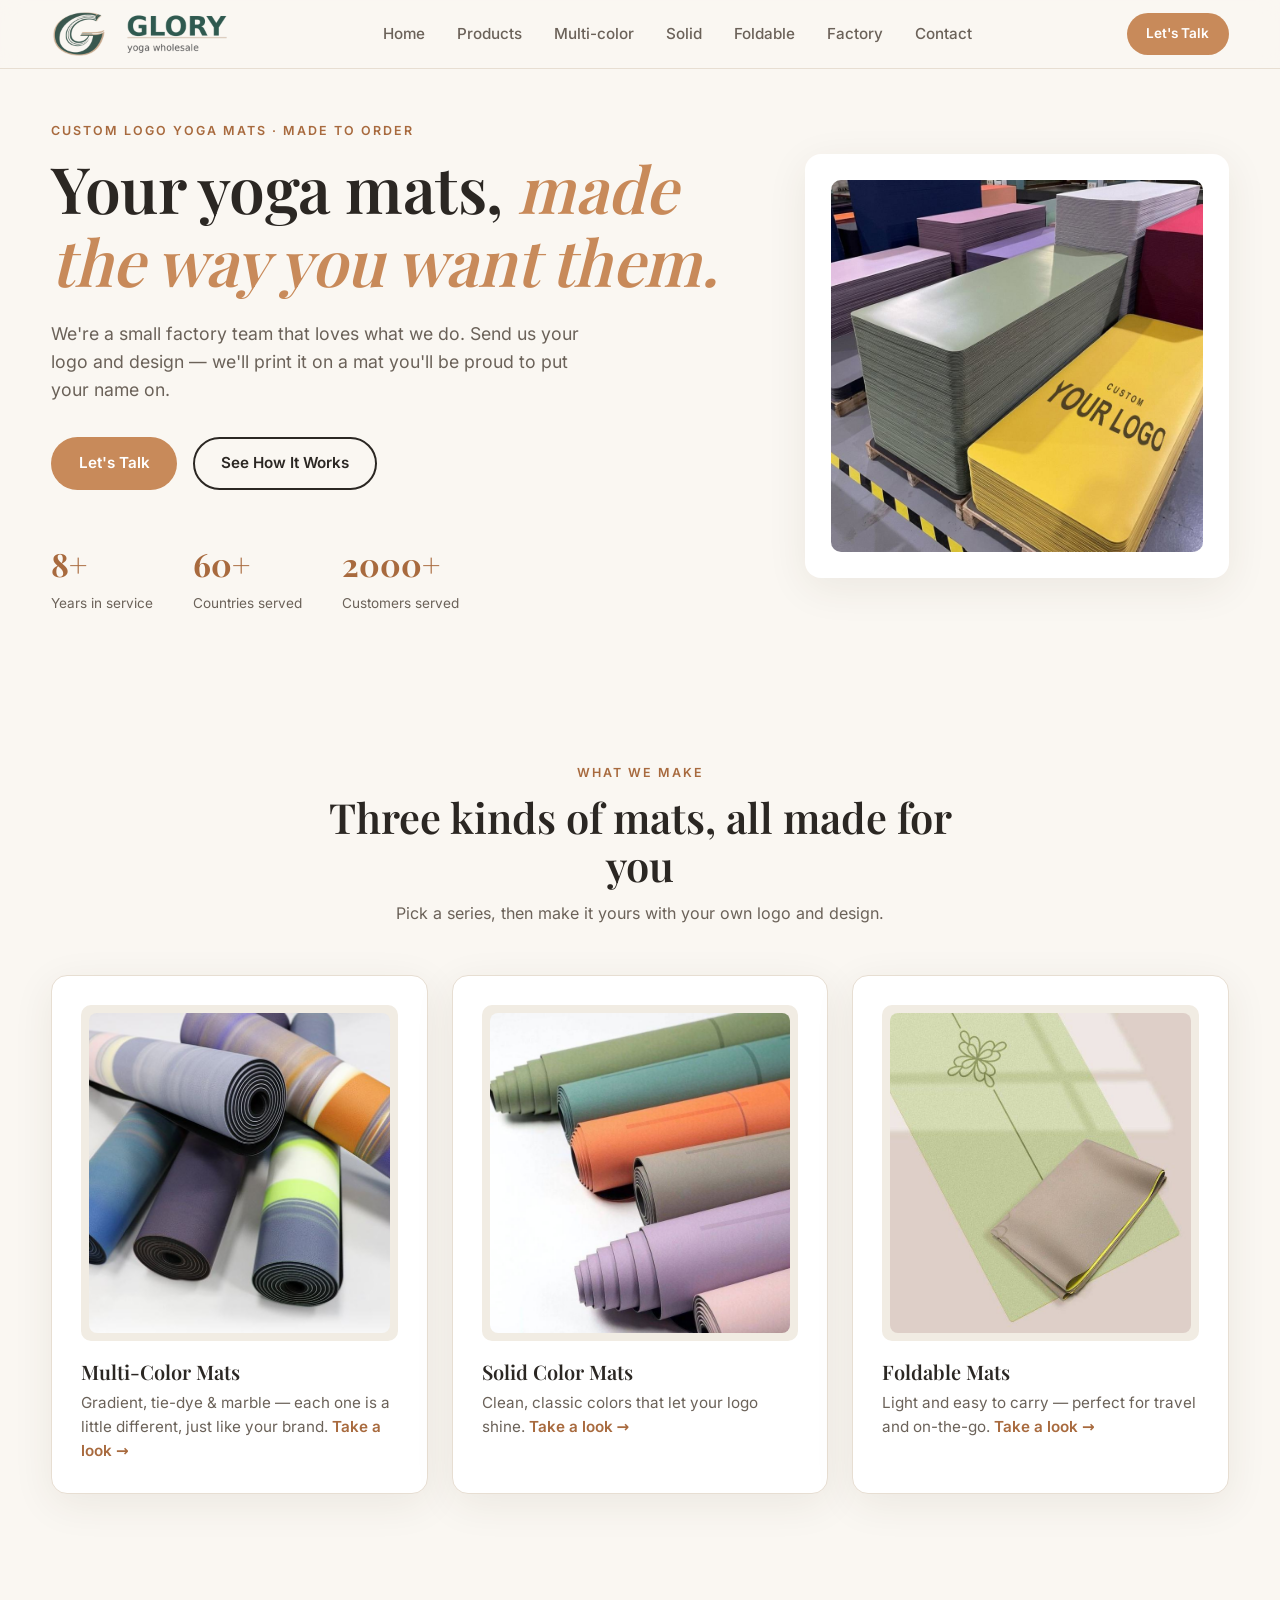
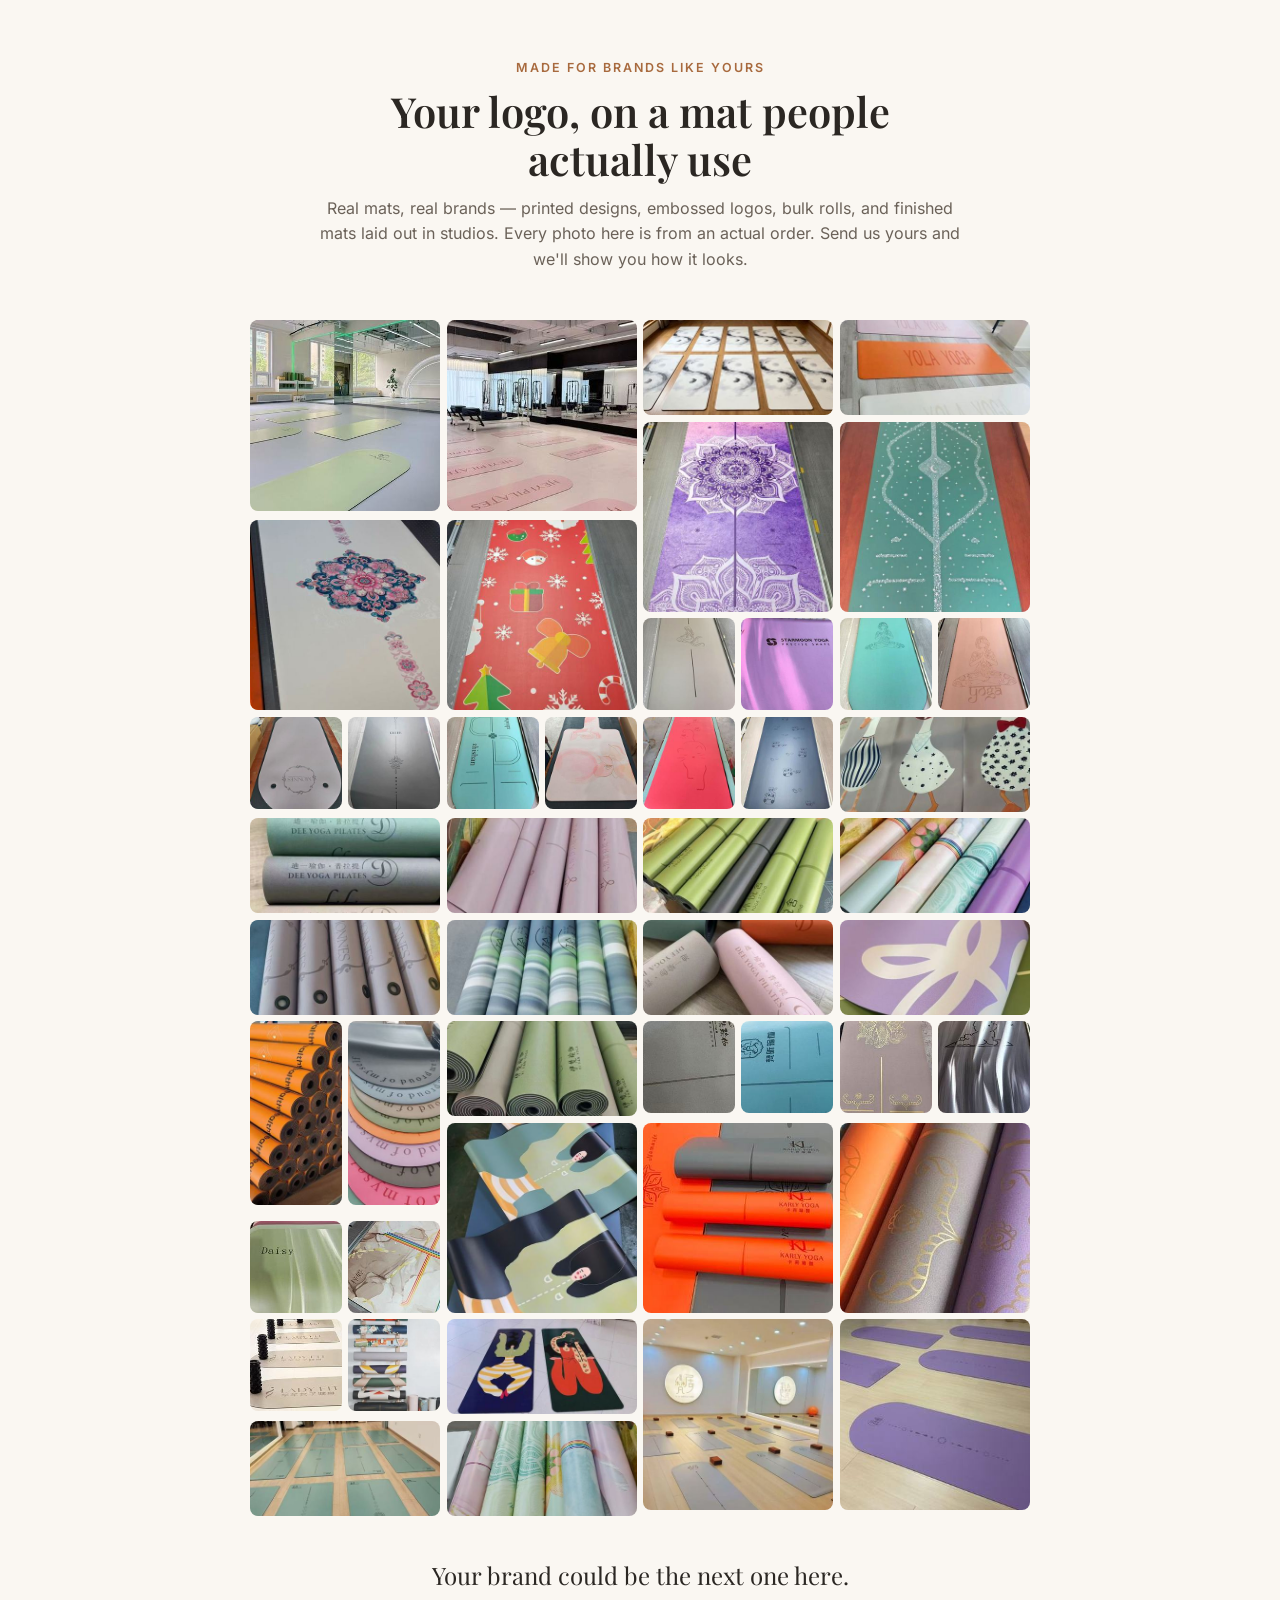
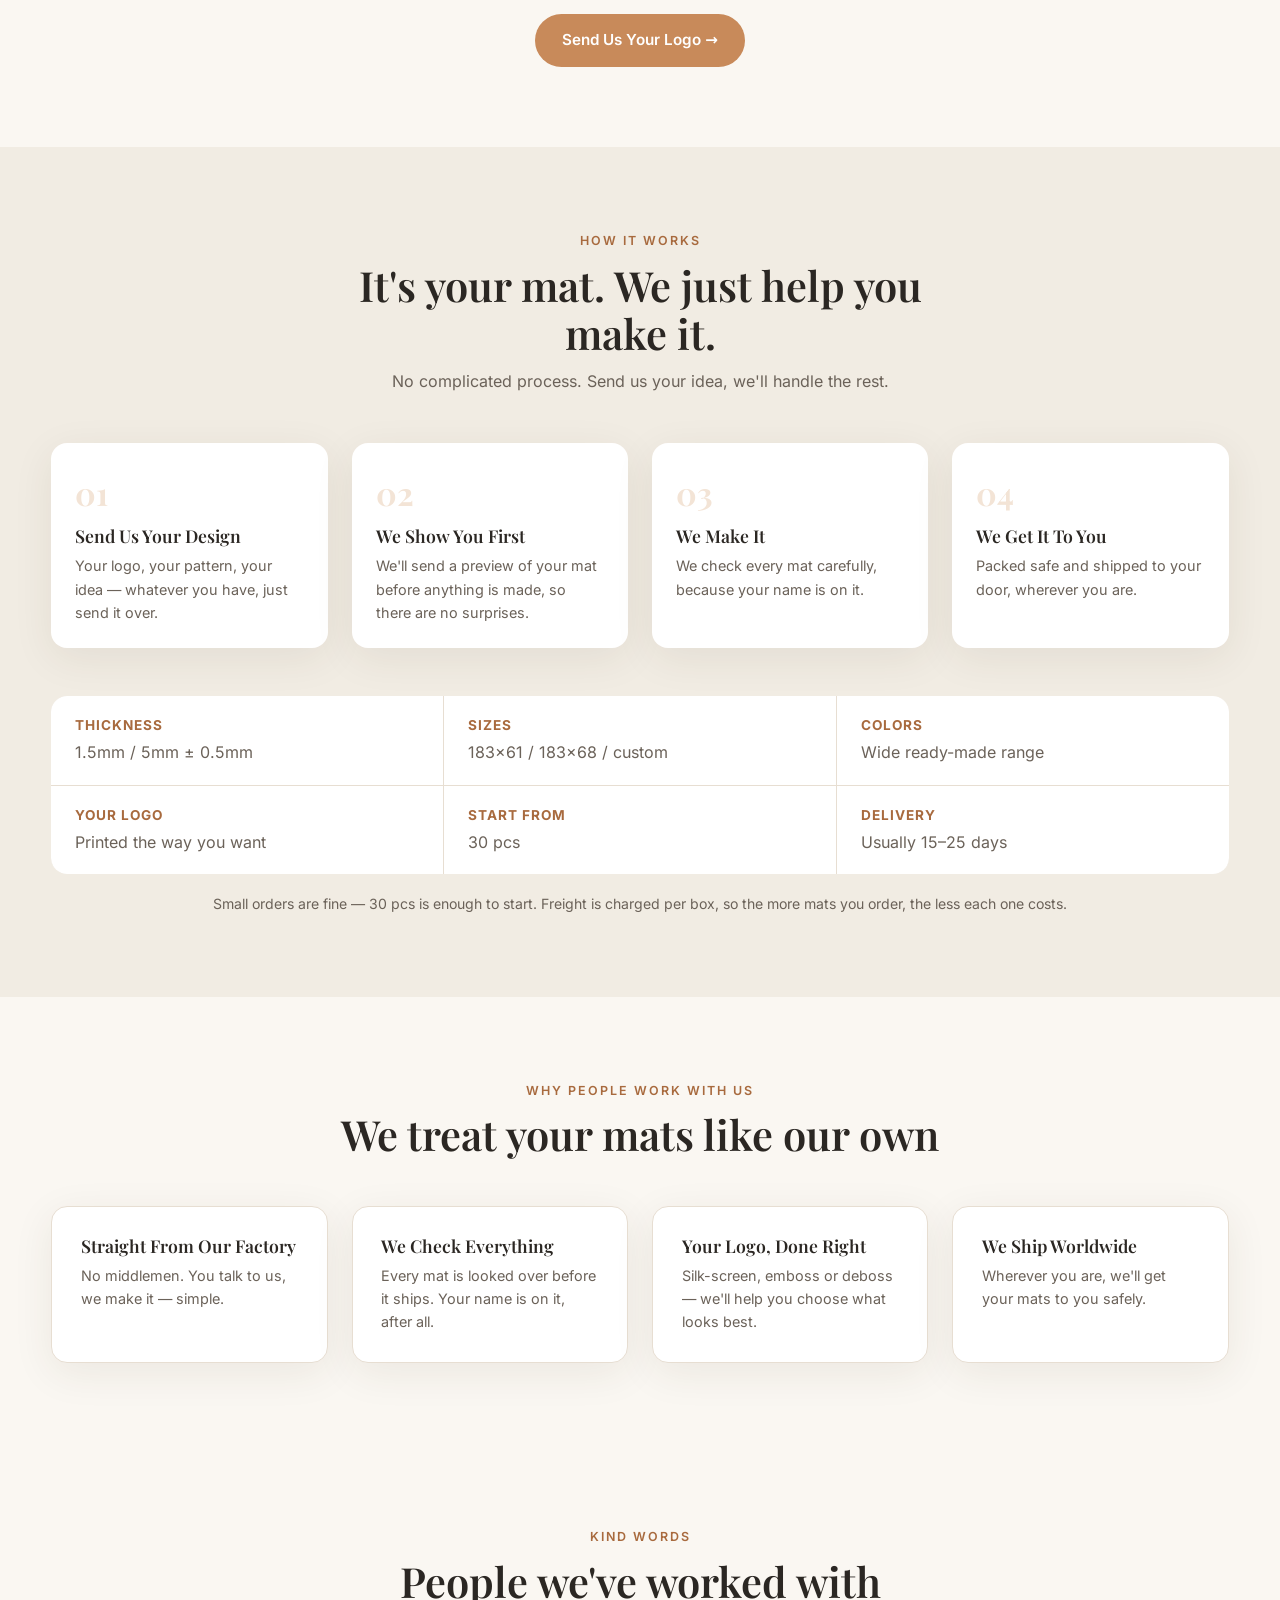
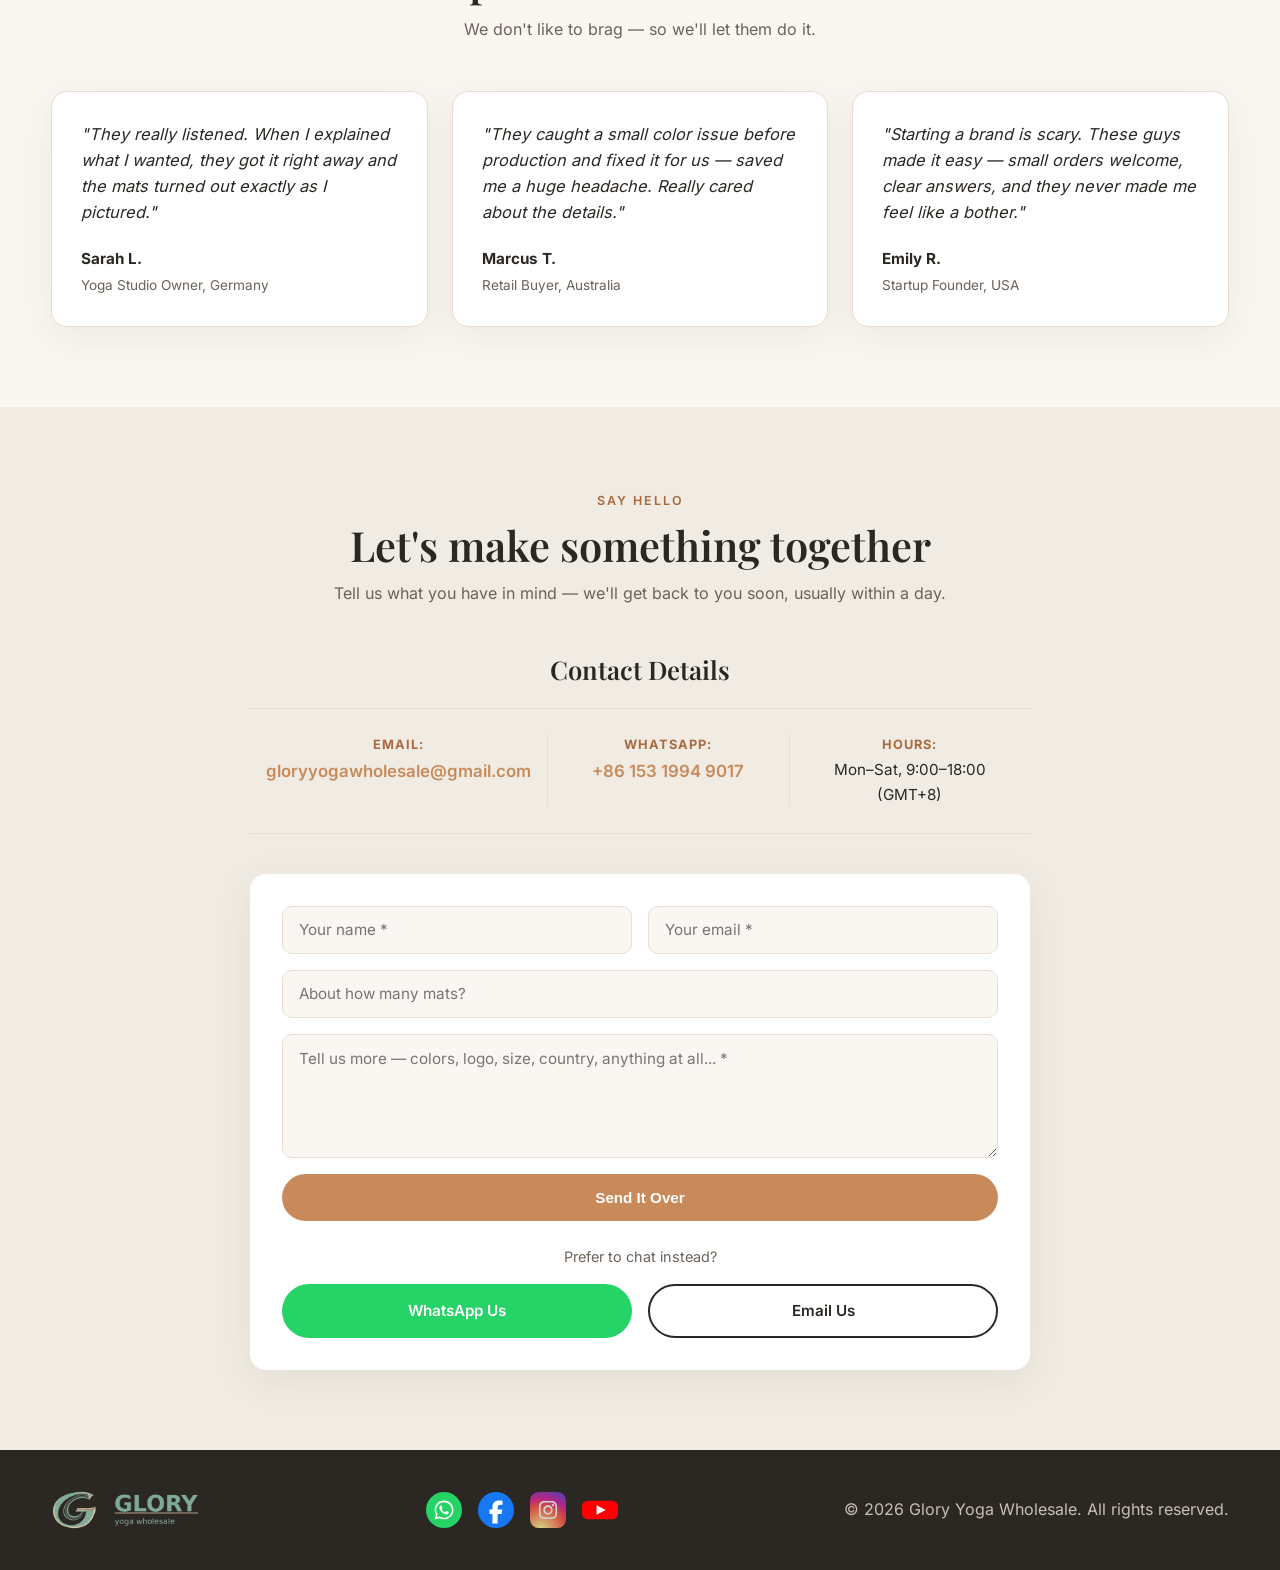
<file: index.html>
<!DOCTYPE html>
<html lang="en">
<head>
  <meta charset="UTF-8" />
  <meta name="viewport" content="width=device-width, initial-scale=1.0" />
  <title>Glory Yoga Wholesale — Custom PU Yoga Mats Manufacturer</title>
  <meta name="description" content="Glory Yoga Wholesale — custom PU yoga mat manufacturer. Choose from ready-made colors and add your logo or pattern. Low MOQ, fast delivery. Contact us for a quote." />
  <meta name="keywords" content="custom yoga mat, PU yoga mat, personalized yoga mat, yoga mat manufacturer, OEM yoga mat" />
  <link rel="preload" as="image" href="images/hero-custom.jpg" />
  <link rel="preload" as="font" type="font/woff2" href="fonts/playfair-display-var.woff2" crossorigin />
  <link rel="icon" type="image/svg+xml" href="images/brand/favicon.svg" />
  <link rel="stylesheet" href="css/style.css" />
  <!-- SEO-BEGIN -->
  <link rel="canonical" href="https://david707qin.github.io/glory-yoga-wholesale/" />
  <meta property="og:type" content="website" />
  <meta property="og:site_name" content="Glory Yoga Wholesale" />
  <meta property="og:title" content="Glory Yoga Wholesale — Custom PU Yoga Mats Manufacturer" />
  <meta property="og:description" content="Glory Yoga Wholesale — custom PU yoga mat manufacturer. Choose from ready-made colors and add your logo or pattern. Low MOQ, fast delivery. Contact us for a quote." />
  <meta property="og:image" content="https://david707qin.github.io/glory-yoga-wholesale/images/hero-custom.jpg" />
  <meta property="og:url" content="https://david707qin.github.io/glory-yoga-wholesale/" />
  <meta name="twitter:card" content="summary_large_image" />
  <script type="application/ld+json">
{
  "@context": "https://schema.org",
  "@type": "Organization",
  "name": "Glory Yoga Wholesale",
  "url": "https://david707qin.github.io/glory-yoga-wholesale/",
  "logo": "https://david707qin.github.io/glory-yoga-wholesale/images/brand/glory-logo.jpg",
  "email": "gloryyogawholesale@gmail.com",
  "contactPoint": {
    "@type": "ContactPoint",
    "contactType": "customer service",
    "email": "gloryyogawholesale@gmail.com",
    "url": "https://wa.me/8615319949017",
    "availableLanguage": [
      "English",
      "Chinese"
    ]
  }
}
  </script>
  <!-- SEO-END -->
</head>
<body>

  <!-- ===== Navbar ===== -->
  <header class="navbar">
    <div class="container nav-inner">
      <a href="index.html" class="logo" aria-label="Glory Yoga Wholesale home"><img src="images/brand/glory-logo-nav.png" alt="Glory Yoga Wholesale" width="178" height="48" /></a>
      <nav class="nav-links" id="navLinks">
        <a href="index.html#home">Home</a>
        <a href="index.html#products">Products</a>
        <a href="multicolor.html">Multi-color</a>
        <a href="solid.html">Solid</a>
        <a href="foldable.html">Foldable</a>
        <a href="factory.html">Factory</a>
        <a href="index.html#contact">Contact</a>
      </nav>
      <div class="nav-actions">
        <a href="#contact" class="btn btn-primary btn-sm">Let's Talk</a>
        <button class="nav-toggle" id="navToggle" aria-label="Menu">
          <span></span><span></span><span></span>
        </button>
      </div>
    </div>
  </header>

  <!-- ===== Hero ===== -->
  <section class="hero" id="home">
    <div class="container hero-inner">
      <div class="hero-text">
        <span class="eyebrow">Custom Logo Yoga Mats · Made To Order</span>
        <h1>Your yoga mats, <em>made the way you want them.</em></h1>
        <p class="hero-sub">We're a small factory team that loves what we do. Send us your logo and design — we'll print it on a mat you'll be proud to put your name on.</p>
        <div class="hero-cta">
          <a href="#contact" class="btn btn-primary">Let's Talk</a>
          <a href="#customization" class="btn btn-ghost">See How It Works</a>
        </div>
      </div>
      <div class="hero-visual">
        <div class="hero-card">
          <div class="hero-figure">
            <img src="images/hero-custom.jpg" alt="Stack of custom printed yoga mats with a customer logo printed on top" />
          </div>
        </div>
      </div>
      <div class="hero-stats">
        <div class="stat"><strong>8+</strong><span>Years in service</span></div>
        <div class="stat"><strong>60+</strong><span>Countries served</span></div>
        <div class="stat"><strong>2000+</strong><span>Customers served</span></div>
      </div>
    </div>
  </section>

  <!-- ===== Products ===== -->
  <section class="section" id="products">
    <div class="container">
      <div class="section-head">
        <span class="eyebrow">What We Make</span>
        <h2>Three kinds of mats, all made for you</h2>
        <p>Pick a series, then make it yours with your own logo and design.</p>
      </div>
      <div class="grid grid-3">
        <a class="card product-card card-link" href="multicolor.html">
          <div class="card-img"><img src="images/mat-camouflage.jpg" alt="Multi-color PU yoga mat" /></div>
          <h3>Multi-Color Mats</h3>
          <p>Gradient, tie-dye &amp; marble — each one is a little different, just like your brand. <span class="link-arrow">Take a look →</span></p>
        </a>
        <a class="card product-card card-link" href="solid.html">
          <div class="card-img"><img src="images/mat-solid.jpg" alt="Solid color PU yoga mat" /></div>
          <h3>Solid Color Mats</h3>
          <p>Clean, classic colors that let your logo shine. <span class="link-arrow">Take a look →</span></p>
        </a>
        <a class="card product-card card-link" href="foldable.html">
          <div class="card-img"><img src="images/mat-foldable.jpg" alt="Foldable PU yoga mat" /></div>
          <h3>Foldable Mats</h3>
          <p>Light and easy to carry — perfect for travel and on-the-go. <span class="link-arrow">Take a look →</span></p>
        </a>
      </div>
    </div>
  </section>

  <!-- ===== Logo On Mats ===== -->
  <section class="section" id="your-logo">
    <div class="container">
      <div class="section-head">
        <span class="eyebrow">Made For Brands Like Yours</span>
        <h2>Your logo, on a mat people actually use</h2>
        <p>Real mats, real brands — printed designs, embossed logos, bulk rolls, and finished mats laid out in studios. Every photo here is from an actual order. Send us yours and we'll show you how it looks.</p>
      </div>
      <div class="logo-mosaic">
        <div class="m-grid">
          <div class="m-col">
            <!-- 左栏：与右栏按图片高矮配平，底部对齐 -->
            <figure class="m-item m-big" style="order:1"><img src="images/logo-custom/mosaic-56.jpg" alt="Custom logo mats laid out in a bright modern yoga studio" loading="lazy" decoding="async" /></figure>
            <figure class="m-item m-wide" style="order:3"><img src="images/logo-custom/mosaic-59.jpg" alt="Ten custom ink-wash printed mats laid out on a studio floor" loading="lazy" decoding="async" /></figure>
            <figure class="m-item m-big" style="order:5"><img src="images/logo-custom/mosaic-01.jpg" alt="Full flat-lay view of a custom printed mandala yoga mat" loading="lazy" decoding="async" /></figure>
            <figure class="m-item m-big" style="order:7"><img src="images/logo-custom/mosaic-03.jpg" alt="Full view of a custom mandala pattern yoga mat" loading="lazy" decoding="async" /></figure>
            <figure class="m-item" style="order:9"><img src="images/logo-custom/mosaic-19.jpg" alt="Custom logo printed across a full grey yoga mat" loading="lazy" decoding="async" /></figure>
            <figure class="m-item" style="order:11"><img src="images/logo-custom/mosaic-21.jpg" alt="Full view of a custom printed teal yoga mat" loading="lazy" decoding="async" /></figure>
            <figure class="m-item" style="order:13"><img src="images/logo-custom/mosaic-23.jpg" alt="Full view of a grey yoga mat with custom logo" loading="lazy" decoding="async" /></figure>
            <figure class="m-item" style="order:15"><img src="images/logo-custom/mosaic-25.jpg" alt="Custom alignment line design on a teal mat" loading="lazy" decoding="async" /></figure>
            <figure class="m-item" style="order:17"><img src="images/logo-custom/mosaic-27.jpg" alt="Custom figure pattern printed on a red mat" loading="lazy" decoding="async" /></figure>
            <figure class="m-item m-wide" style="order:19"><img src="images/logo-custom/mosaic-29.jpg" alt="Custom duck print design on a yoga mat" loading="lazy" decoding="async" /></figure>
            <figure class="m-item m-wide" style="order:21"><img src="images/logo-custom/mosaic-32.jpg" alt="Rolls of pale purple custom yoga mats" loading="lazy" decoding="async" /></figure>
            <figure class="m-item m-wide" style="order:23"><img src="images/logo-custom/mosaic-34.jpg" alt="Batch of colorful rolled yoga mats" loading="lazy" decoding="async" /></figure>
            <figure class="m-item m-wide" style="order:25"><img src="images/logo-custom/mosaic-37.jpg" alt="Batch of rolled custom logo yoga mats" loading="lazy" decoding="async" /></figure>
            <figure class="m-item m-wide" style="order:27"><img src="images/logo-custom/mosaic-39.jpg" alt="Rolls of custom printed yoga mats" loading="lazy" decoding="async" /></figure>
            <figure class="m-item m-tall" style="order:29"><img src="images/logo-custom/mosaic-65.jpg" alt="Layered custom printed yoga mats with lettering in soft colors" loading="lazy" decoding="async" /></figure>
            <figure class="m-item" style="order:31"><img src="images/logo-custom/mosaic-42.jpg" alt="Close-up of an embossed brand logo on a grey mat" loading="lazy" decoding="async" /></figure>
            <figure class="m-item" style="order:33"><img src="images/logo-custom/mosaic-44.jpg" alt="Close-up of a gold logo on a mauve mat" loading="lazy" decoding="async" /></figure>
            <figure class="m-item m-big" style="order:35"><img src="images/logo-custom/mosaic-60.jpg" alt="Custom printed mats in bold colors fresh from production" loading="lazy" decoding="async" /></figure>
            <figure class="m-item m-big" style="order:37"><img src="images/logo-custom/mosaic-51.jpg" alt="Rolled custom yoga mats in multiple colors" loading="lazy" decoding="async" /></figure>
            <figure class="m-item" style="order:39"><img src="images/logo-custom/mosaic-54.jpg" alt="Custom marble pattern and alignment lines on a yoga mat" loading="lazy" decoding="async" /></figure>
            <figure class="m-item m-wide" style="order:42"><img src="images/logo-custom/mosaic-62.jpg" alt="Two custom illustrated mats laid out in a bright studio" loading="lazy" decoding="async" /></figure>
            <figure class="m-item m-big" style="order:43"><img src="images/logo-custom/mosaic-55.jpg" alt="Grey custom logo yoga mats arranged in a yoga studio" loading="lazy" decoding="async" /></figure>
            <figure class="m-item m-wide" style="order:45"><img src="images/logo-custom/mosaic-63.jpg" alt="Rows of custom green logo mats laid out in a yoga classroom" loading="lazy" decoding="async" /></figure>
          </div>
          <div class="m-col">
            <!-- 右栏 -->
            <figure class="m-item m-big" style="order:2"><img src="images/logo-custom/mosaic-48.jpg" alt="Rows of custom printed yoga mats laid out in a yoga studio" loading="lazy" decoding="async" /></figure>
            <figure class="m-item m-wide" style="order:4"><img src="images/logo-custom/mosaic-49.jpg" alt="Many custom logo yoga mats displayed on a studio floor" loading="lazy" decoding="async" /></figure>
            <figure class="m-item m-big" style="order:6"><img src="images/logo-custom/mosaic-02.jpg" alt="Full flat-lay view of a custom yoga mat with alignment lines" loading="lazy" decoding="async" /></figure>
            <figure class="m-item m-big" style="order:8"><img src="images/logo-custom/mosaic-04.jpg" alt="Full view of a custom festive pattern yoga mat" loading="lazy" decoding="async" /></figure>
            <figure class="m-item" style="order:10"><img src="images/logo-custom/mosaic-20.jpg" alt="Custom printed logo on a purple marbled yoga mat" loading="lazy" decoding="async" /></figure>
            <figure class="m-item" style="order:12"><img src="images/logo-custom/mosaic-22.jpg" alt="Full view of a custom pattern yoga mat" loading="lazy" decoding="async" /></figure>
            <figure class="m-item" style="order:14"><img src="images/logo-custom/mosaic-24.jpg" alt="Custom logo and alignment lines on a grey mat" loading="lazy" decoding="async" /></figure>
            <figure class="m-item" style="order:16"><img src="images/logo-custom/mosaic-26.jpg" alt="Custom floral pattern printed on a pink mat" loading="lazy" decoding="async" /></figure>
            <figure class="m-item" style="order:18"><img src="images/logo-custom/mosaic-28.jpg" alt="Custom footprint design on a blue mat" loading="lazy" decoding="async" /></figure>
            <figure class="m-item m-wide" style="order:20"><img src="images/logo-custom/mosaic-31.jpg" alt="Bundle of rolled custom yoga mats" loading="lazy" decoding="async" /></figure>
            <figure class="m-item m-wide" style="order:22"><img src="images/logo-custom/mosaic-33.jpg" alt="Bundle of green custom logo yoga mats" loading="lazy" decoding="async" /></figure>
            <figure class="m-item m-wide" style="order:24"><img src="images/logo-custom/mosaic-36.jpg" alt="Stack of rolled branded yoga mats" loading="lazy" decoding="async" /></figure>
            <figure class="m-item m-wide" style="order:26"><img src="images/logo-custom/mosaic-38.jpg" alt="Bundle of pink and orange rolled mats" loading="lazy" decoding="async" /></figure>
            <figure class="m-item m-tall" style="order:28"><img src="images/logo-custom/mosaic-64.jpg" alt="Stack of orange custom yoga mats printed with a brand logo" loading="lazy" decoding="async" /></figure>
            <figure class="m-item m-wide" style="order:30"><img src="images/logo-custom/mosaic-66.jpg" alt="Green and grey rolled mats with a printed YI FAN YOGA logo" loading="lazy" decoding="async" /></figure>
            <figure class="m-item" style="order:32"><img src="images/logo-custom/mosaic-43.jpg" alt="Close-up of a printed logo on a blue mat" loading="lazy" decoding="async" /></figure>
            <figure class="m-item" style="order:34"><img src="images/logo-custom/mosaic-45.jpg" alt="Close-up of a metallic finish custom mat" loading="lazy" decoding="async" /></figure>
            <figure class="m-item m-big" style="order:36"><img src="images/logo-custom/mosaic-50.jpg" alt="Foldable custom yoga mats in orange and grey with logos" loading="lazy" decoding="async" /></figure>
            <figure class="m-item" style="order:38"><img src="images/logo-custom/mosaic-53.jpg" alt="Close-up of a Daisy brand logo embossed on a green yoga mat" loading="lazy" decoding="async" /></figure>
            <figure class="m-item" style="order:40"><img src="images/logo-custom/mosaic-58.jpg" alt="Lady Fit branded mats laid out in a fitness studio" loading="lazy" decoding="async" /></figure>
            <figure class="m-item" style="order:41"><img src="images/logo-custom/mosaic-61.jpg" alt="Custom printed yoga mats displayed on a wooden rack" loading="lazy" decoding="async" /></figure>
            <figure class="m-item m-big" style="order:44"><img src="images/logo-custom/mosaic-57.jpg" alt="Purple custom printed mats laid out on a studio floor" loading="lazy" decoding="async" /></figure>
            <figure class="m-item m-wide m-only-desktop" style="order:46"><img src="images/logo-custom/mosaic-52.jpg" alt="Rolls of pastel printed custom yoga mats" loading="lazy" decoding="async" /></figure>
          </div>
        </div>
      </div>
      <div class="logo-cta">
        <p>Your brand could be the next one here.</p>
        <a href="#contact" class="btn btn-primary">Send Us Your Logo →</a>
      </div>
    </div>
  </section>

  <!-- ===== Customization ===== -->
  <section class="section section-alt" id="customization">
    <div class="container">
      <div class="section-head">
        <span class="eyebrow">How It Works</span>
        <h2>It's your mat. We just help you make it.</h2>
        <p>No complicated process. Send us your idea, we'll handle the rest.</p>
      </div>
      <div class="steps">
        <div class="step"><div class="step-num">01</div><h3>Send Us Your Design</h3><p>Your logo, your pattern, your idea — whatever you have, just send it over.</p></div>
        <div class="step"><div class="step-num">02</div><h3>We Show You First</h3><p>We'll send a preview of your mat before anything is made, so there are no surprises.</p></div>
        <div class="step"><div class="step-num">03</div><h3>We Make It</h3><p>We check every mat carefully, because your name is on it.</p></div>
        <div class="step"><div class="step-num">04</div><h3>We Get It To You</h3><p>Packed safe and shipped to your door, wherever you are.</p></div>
      </div>
      <div class="specs">
        <div class="spec"><strong>Thickness</strong><span>1.5mm / 5mm ± 0.5mm</span></div>
        <div class="spec"><strong>Sizes</strong><span>183×61 / 183×68 / custom</span></div>
        <div class="spec"><strong>Colors</strong><span>Wide ready-made range</span></div>
        <div class="spec"><strong>Your Logo</strong><span>Printed the way you want</span></div>
        <div class="spec"><strong>Start From</strong><span>30 pcs</span></div>
        <div class="spec"><strong>Delivery</strong><span>Usually 15–25 days</span></div>
      </div>
      <p class="specs-note">Small orders are fine — 30 pcs is enough to start. Freight is charged per box, so the more mats you order, the less each one costs.</p>
    </div>
  </section>

  <!-- ===== Why Us ===== -->
  <section class="section" id="why-us">
    <div class="container">
      <div class="section-head">
        <span class="eyebrow">Why People Work With Us</span>
        <h2>We treat your mats like our own</h2>
      </div>
      <div class="grid grid-4">
        <div class="card mini-card"><h3>Straight From Our Factory</h3><p>No middlemen. You talk to us, we make it — simple.</p></div>
        <div class="card mini-card"><h3>We Check Everything</h3><p>Every mat is looked over before it ships. Your name is on it, after all.</p></div>
        <div class="card mini-card"><h3>Your Logo, Done Right</h3><p>Silk-screen, emboss or deboss — we'll help you choose what looks best.</p></div>
        <div class="card mini-card"><h3>We Ship Worldwide</h3><p>Wherever you are, we'll get your mats to you safely.</p></div>
      </div>
    </div>
  </section>

  <!-- ===== Testimonials ===== -->
  <section class="section" id="testimonials">
    <div class="container">
      <div class="section-head">
        <span class="eyebrow">Kind Words</span>
        <h2>People we've worked with</h2>
        <p>We don't like to brag — so we'll let them do it.</p>
      </div>
      <div class="grid grid-3">
        <div class="card testimonial">
          <p class="quote">"They really listened. When I explained what I wanted, they got it right away and the mats turned out exactly as I pictured."</p>
          <div class="t-author"><strong>Sarah L.</strong><span>Yoga Studio Owner, Germany</span></div>
        </div>
        <div class="card testimonial">
          <p class="quote">"They caught a small color issue before production and fixed it for us — saved me a huge headache. Really cared about the details."</p>
          <div class="t-author"><strong>Marcus T.</strong><span>Retail Buyer, Australia</span></div>
        </div>
        <div class="card testimonial">
          <p class="quote">"Starting a brand is scary. These guys made it easy — small orders welcome, clear answers, and they never made me feel like a bother."</p>
          <div class="t-author"><strong>Emily R.</strong><span>Startup Founder, USA</span></div>
        </div>
      </div>
    </div>
  </section>

  <!-- ===== Contact ===== -->
  <section class="section section-alt" id="contact">
    <div class="container">
      <div class="section-head">
        <span class="eyebrow">Say Hello</span>
        <h2>Let's make something together</h2>
        <p>Tell us what you have in mind — we'll get back to you soon, usually within a day.</p>
      </div>
      <div class="contact-wrap">
        <form class="contact-form" id="quoteForm" action="https://formspree.io/f/xyewbeyd" method="POST">
          <input type="hidden" name="_subject" value="New Quote Inquiry — Glory Yoga Wholesale" />
          <input type="text" name="_gotcha" style="display:none" tabindex="-1" autocomplete="off" />
          <div class="form-row">
            <input type="text" name="name" placeholder="Your name *" required />
            <input type="email" name="email" placeholder="Your email *" required />
          </div>
          <input type="text" name="quantity" placeholder="About how many mats?" />
          <textarea name="message" rows="5" placeholder="Tell us more — colors, logo, size, country, anything at all... *" required></textarea>
          <button type="submit" class="btn btn-primary btn-block">Send It Over</button>
          <p class="form-note">Prefer to chat instead?</p>
          <div class="direct-links">
            <a class="btn btn-whatsapp" href="https://wa.me/8615319949017" target="_blank" rel="noopener">WhatsApp Us</a>
            <a class="btn btn-ghost" href="mailto:gloryyogawholesale@gmail.com">Email Us</a>
          </div>
        </form>
        <div class="contact-info">
          <h3>Contact Details</h3>
          <ul>
            <li><strong>Email:</strong> <a href="mailto:gloryyogawholesale@gmail.com">gloryyogawholesale@gmail.com</a></li>
            <li><strong>WhatsApp:</strong> <a href="https://wa.me/8615319949017" target="_blank" rel="noopener">+86 153 1994 9017</a></li>
            <li><strong>Hours:</strong> Mon–Sat, 9:00–18:00 (GMT+8)</li>
          </ul>
        </div>
      </div>
    </div>
  </section>

  <!-- ===== Footer ===== -->
  <footer class="footer">
    <div class="container footer-inner">
      <div class="logo logo-light"><img src="[data-uri]" alt="Glory Yoga Wholesale" width="148" height="40" /></div>
      <div class="social-links">
        <a href="https://wa.me/8615319949017" target="_blank" rel="noopener" aria-label="WhatsApp" title="WhatsApp">
          <svg viewBox="0 0 40 40" width="36" height="36" role="img" aria-label="WhatsApp"><circle cx="20" cy="20" r="20" fill="#25D366"/><g transform="translate(9.500 8.000) scale(0.04688)"><path d="M380.9 97.1C339 55.1 283.2 32 223.9 32c-122.4 0-222 99.6-222 222 0 39.1 10.2 77.3 29.6 111L0 480l117.7-30.9c32.4 17.7 68.9 27 106.1 27h.1c122.3 0 224.1-99.6 224.1-222 0-59.3-25.2-115-67.1-157zm-157 341.6c-33.2 0-65.7-8.9-94-25.7l-6.7-4-69.8 18.3L72 359.2l-4.4-7c-18.5-29.4-28.2-63.3-28.2-98.2 0-101.7 82.8-184.5 184.6-184.5 49.3 0 95.6 19.2 130.4 54.1 34.8 34.9 56.2 81.2 56.1 130.5 0 101.8-84.9 184.6-186.6 184.6zm101.2-138.2c-5.5-2.8-32.8-16.2-37.9-18-5.1-1.9-8.8-2.8-12.5 2.8-3.7 5.6-14.3 18-17.6 21.8-3.2 3.7-6.5 4.2-12 1.4-32.6-16.3-54-29.1-75.5-66-5.7-9.8 5.7-9.1 16.3-30.3 1.8-3.7.9-6.9-.5-9.7-1.4-2.8-12.5-30.1-17.1-41.2-4.5-10.8-9.1-9.3-12.5-9.5-3.2-.2-6.9-.2-10.6-.2-3.7 0-9.7 1.4-14.8 6.9-5.1 5.6-19.4 19-19.4 46.3 0 27.3 19.9 53.7 22.6 57.4 2.8 3.7 39.1 59.7 94.8 83.8 35.2 15.2 49 16.5 66.6 13.9 10.7-1.6 32.8-13.4 37.4-26.4 4.6-13 4.6-24.1 3.2-26.4-1.3-2.5-5-3.9-10.5-6.6z" fill="#fff"/></g></svg>
        </a>
        <a href="https://www.facebook.com/GloryYogaWholesale/" target="_blank" rel="noopener" aria-label="Facebook" title="Facebook">
          <svg viewBox="0 0 40 40" width="36" height="36" role="img" aria-label="Facebook"><circle cx="20" cy="20" r="20" fill="#1877F2"/><g transform="translate(12.031 9.450) scale(0.04980)"><path d="M80 299.3V512H196V299.3h86.5l18-97.8H196V166.9c0-51.7 20.3-71.5 72.7-71.5c16.3 0 29.4 .4 37 1.2V7.9C291.4 4 256.4 0 236.2 0C129.3 0 80 50.5 80 159.4v42.1H14v97.8H80z" fill="#fff"/></g></svg>
        </a>
        <span aria-label="Instagram" title="Instagram account coming soon">
          <svg viewBox="0 0 40 40" width="36" height="36" role="img" aria-label="Instagram"><defs><radialGradient id="igGrad" cx="30%" cy="107%" r="150%"><stop offset="0" stop-color="#FDF497"/><stop offset=".05" stop-color="#FDF497"/><stop offset=".45" stop-color="#FD5949"/><stop offset=".6" stop-color="#D6249F"/><stop offset=".9" stop-color="#285AEB"/></radialGradient></defs><rect width="40" height="40" rx="9.5" fill="url(#igGrad)"/><g transform="translate(9.938 8.500) scale(0.04492)"><path d="M224.1 141c-63.6 0-114.9 51.3-114.9 114.9s51.3 114.9 114.9 114.9S339 319.5 339 255.9 287.7 141 224.1 141zm0 189.6c-41.1 0-74.7-33.5-74.7-74.7s33.5-74.7 74.7-74.7 74.7 33.5 74.7 74.7-33.6 74.7-74.7 74.7zm146.4-194.3c0 14.9-12 26.8-26.8 26.8-14.9 0-26.8-12-26.8-26.8s12-26.8 26.8-26.8 26.8 12 26.8 26.8zm76.1 27.2c-1.7-35.9-9.9-67.7-36.2-93.9-26.2-26.2-58-34.4-93.9-36.2-37-2.1-147.9-2.1-184.9 0-35.8 1.7-67.6 9.9-93.9 36.1s-34.4 58-36.2 93.9c-2.1 37-2.1 147.9 0 184.9 1.7 35.9 9.9 67.7 36.2 93.9s58 34.4 93.9 36.2c37 2.1 147.9 2.1 184.9 0 35.9-1.7 67.7-9.9 93.9-36.2 26.2-26.2 34.4-58 36.2-93.9 2.1-37 2.1-147.8 0-184.8zM398.8 388c-7.8 19.6-22.9 34.7-42.6 42.6-29.5 11.7-99.5 9-132.1 9s-102.7 2.6-132.1-9c-19.6-7.8-34.7-22.9-42.6-42.6-11.7-29.5-9-99.5-9-132.1s-2.6-102.7 9-132.1c7.8-19.6 22.9-34.7 42.6-42.6 29.5-11.7 99.5-9 132.1-9s102.7-2.6 132.1 9c19.6 7.8 34.7 22.9 42.6 42.6 11.7 29.5 9 99.5 9 132.1s2.7 102.7-9 132.1z" fill="#fff"/></g></svg>
        </span>
        <a href="https://www.youtube.com/@GLORYyogawholesale" target="_blank" rel="noopener" aria-label="YouTube" title="YouTube">
          <svg viewBox="0 0 40 40" width="36" height="36" role="img" aria-label="YouTube"><rect y="9.6" width="40" height="20.8" rx="6.4" fill="#FF0000"/><path d="M16.2 14.6 L26.4 20 L16.2 25.4 Z" fill="#fff"/></svg>
        </a>
      </div>
      <p>© <span id="year"></span> Glory Yoga Wholesale. All rights reserved.</p>
    </div>
  </footer>

  <script src="js/main.js"></script>
</body>
</html>
</file>
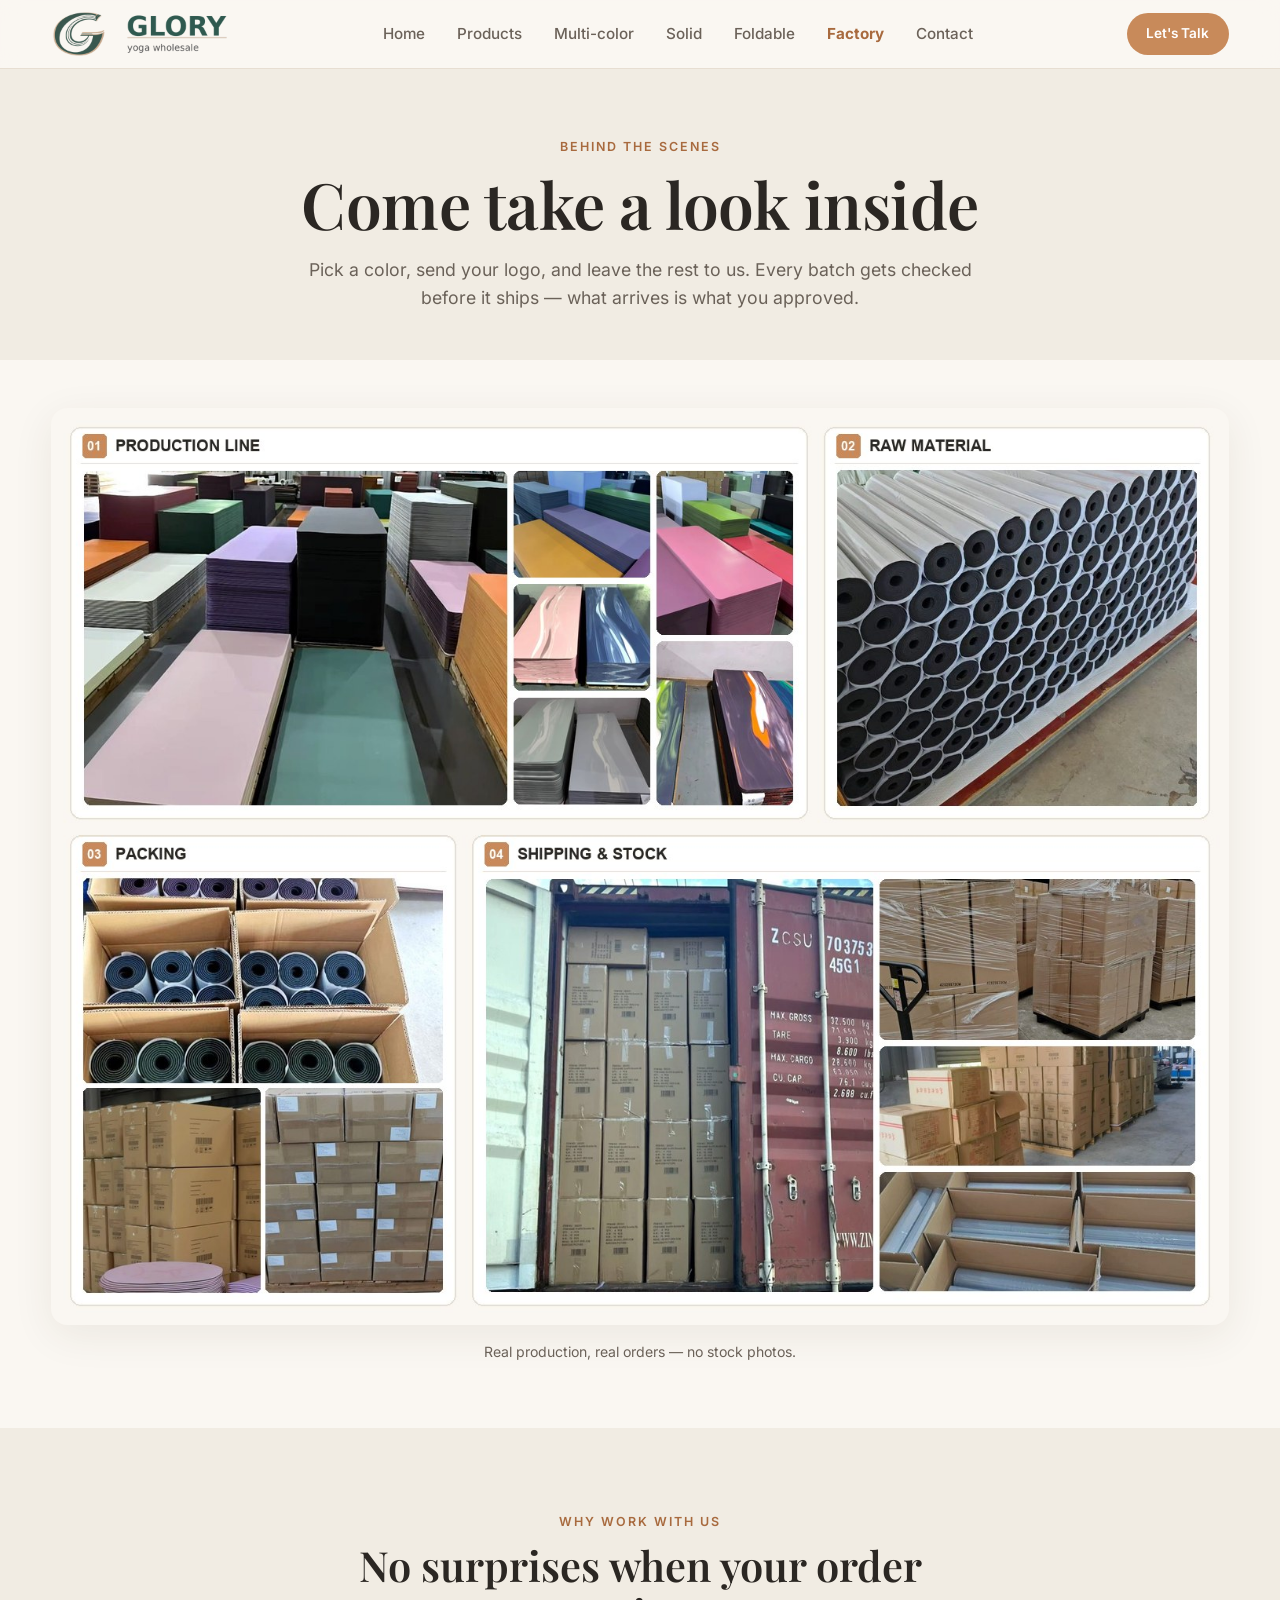
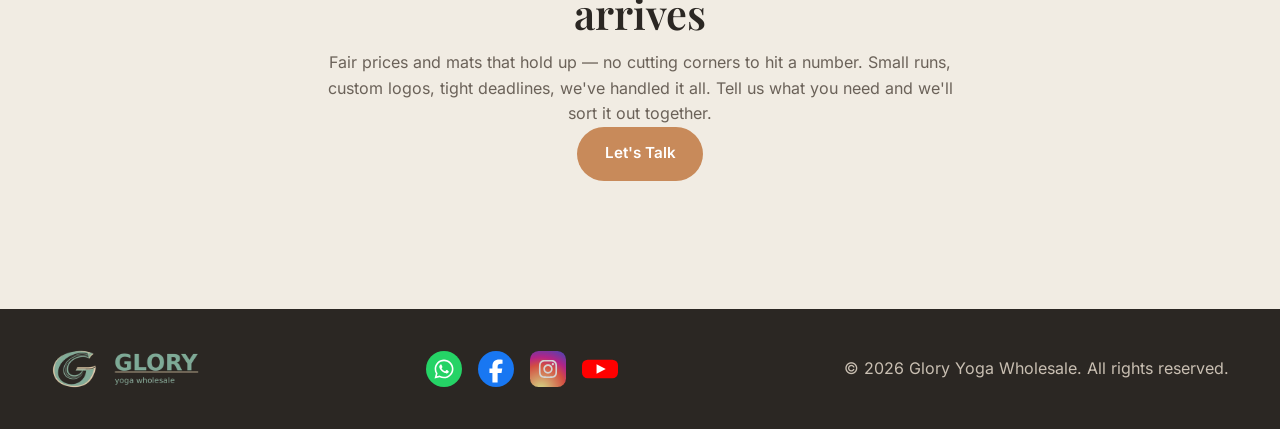
<file: factory.html>
<!DOCTYPE html>
<html lang="en">
<head>
  <meta charset="UTF-8" />
  <meta name="viewport" content="width=device-width, initial-scale=1.0" />
  <title>Our Factory — Glory Yoga Wholesale</title>
  <meta name="description" content="Take a look inside our PU yoga mat factory. Factory-direct manufacturing, strict quality control and reliable global shipping." />
<link rel="icon" type="image/svg+xml" href="images/brand/favicon.svg" />
<link rel="stylesheet" href="css/style.css" />
  <!-- SEO-BEGIN -->
  <link rel="canonical" href="https://david707qin.github.io/glory-yoga-wholesale/factory.html" />
  <meta property="og:type" content="website" />
  <meta property="og:site_name" content="Glory Yoga Wholesale" />
  <meta property="og:title" content="Our Factory — Glory Yoga Wholesale" />
  <meta property="og:description" content="Take a look inside our PU yoga mat factory. Factory-direct manufacturing, strict quality control and reliable global shipping." />
  <meta property="og:image" content="https://david707qin.github.io/glory-yoga-wholesale/images/workshop/wall-desktop.jpg" />
  <meta property="og:url" content="https://david707qin.github.io/glory-yoga-wholesale/factory.html" />
  <meta name="twitter:card" content="summary_large_image" />
  <script type="application/ld+json">
{
  "@context": "https://schema.org",
  "@type": "Organization",
  "name": "Glory Yoga Wholesale",
  "url": "https://david707qin.github.io/glory-yoga-wholesale/",
  "logo": "https://david707qin.github.io/glory-yoga-wholesale/images/brand/glory-logo.jpg",
  "email": "gloryyogawholesale@gmail.com",
  "contactPoint": {
    "@type": "ContactPoint",
    "contactType": "customer service",
    "email": "gloryyogawholesale@gmail.com",
    "url": "https://wa.me/8615319949017",
    "availableLanguage": [
      "English",
      "Chinese"
    ]
  }
}
  </script>
  <!-- SEO-END -->
</head>
<body>

  <header class="navbar">
    <div class="container nav-inner">
      <a href="index.html" class="logo" aria-label="Glory Yoga Wholesale home"><img src="images/brand/glory-logo-nav.png" alt="Glory Yoga Wholesale" width="178" height="48" /></a>
      <nav class="nav-links" id="navLinks">
        <a href="index.html#home">Home</a>
        <a href="index.html#products">Products</a>
        <a href="multicolor.html">Multi-color</a>
        <a href="solid.html">Solid</a>
        <a href="foldable.html">Foldable</a>
        <a href="factory.html" class="active">Factory</a>
        <a href="index.html#contact">Contact</a>
      </nav>
      <div class="nav-actions">
        <a href="index.html#contact" class="btn btn-primary btn-sm">Let's Talk</a>
        <button class="nav-toggle" id="navToggle" aria-label="Menu">
          <span></span><span></span><span></span>
        </button>
      </div>
    </div>
  </header>

  <section class="page-hero">
    <div class="container">
      <span class="eyebrow">Behind The Scenes</span>
      <h1>Come take a look inside</h1>
      <p>Pick a color, send your logo, and leave the rest to us. Every batch gets checked before it ships — what arrives is what you approved.</p>
    </div>
  </section>

  <section class="section ws-wall">
    <div class="container">
      <picture>
        <source media="(max-width: 760px)" srcset="images/workshop/wall-mobile.jpg" />
        <img src="images/workshop/wall-desktop.jpg" alt="Stacks of finished PU yoga mats in every colour, rolls of PU foam, cartons packed with rolled mats, and a shipping container being loaded" width="1500" height="1168" />
      </picture>
      <p class="ws-note">Real production, real orders — no stock photos.</p>
    </div>
  </section>

  <section class="section section-alt">
    <div class="container section-head">
      <span class="eyebrow">Why Work With Us</span>
      <h2>No surprises when your order arrives</h2>
      <p>Fair prices and mats that hold up — no cutting corners to hit a number. Small runs, custom logos, tight deadlines, we've handled it all. Tell us what you need and we'll sort it out together.</p>
      <a href="index.html#contact" class="btn btn-primary">Let's Talk</a>
    </div>
  </section>

  <footer class="footer">
    <div class="container footer-inner">
      <div class="logo logo-light"><img src="[data-uri]" alt="Glory Yoga Wholesale" width="148" height="40" /></div>
      <div class="social-links">
        <a href="https://wa.me/8615319949017" target="_blank" rel="noopener" aria-label="WhatsApp" title="WhatsApp">
          <svg viewBox="0 0 40 40" width="36" height="36" role="img" aria-label="WhatsApp"><circle cx="20" cy="20" r="20" fill="#25D366"/><g transform="translate(9.500 8.000) scale(0.04688)"><path d="M380.9 97.1C339 55.1 283.2 32 223.9 32c-122.4 0-222 99.6-222 222 0 39.1 10.2 77.3 29.6 111L0 480l117.7-30.9c32.4 17.7 68.9 27 106.1 27h.1c122.3 0 224.1-99.6 224.1-222 0-59.3-25.2-115-67.1-157zm-157 341.6c-33.2 0-65.7-8.9-94-25.7l-6.7-4-69.8 18.3L72 359.2l-4.4-7c-18.5-29.4-28.2-63.3-28.2-98.2 0-101.7 82.8-184.5 184.6-184.5 49.3 0 95.6 19.2 130.4 54.1 34.8 34.9 56.2 81.2 56.1 130.5 0 101.8-84.9 184.6-186.6 184.6zm101.2-138.2c-5.5-2.8-32.8-16.2-37.9-18-5.1-1.9-8.8-2.8-12.5 2.8-3.7 5.6-14.3 18-17.6 21.8-3.2 3.7-6.5 4.2-12 1.4-32.6-16.3-54-29.1-75.5-66-5.7-9.8 5.7-9.1 16.3-30.3 1.8-3.7.9-6.9-.5-9.7-1.4-2.8-12.5-30.1-17.1-41.2-4.5-10.8-9.1-9.3-12.5-9.5-3.2-.2-6.9-.2-10.6-.2-3.7 0-9.7 1.4-14.8 6.9-5.1 5.6-19.4 19-19.4 46.3 0 27.3 19.9 53.7 22.6 57.4 2.8 3.7 39.1 59.7 94.8 83.8 35.2 15.2 49 16.5 66.6 13.9 10.7-1.6 32.8-13.4 37.4-26.4 4.6-13 4.6-24.1 3.2-26.4-1.3-2.5-5-3.9-10.5-6.6z" fill="#fff"/></g></svg>
        </a>
        <a href="https://www.facebook.com/GloryYogaWholesale/" target="_blank" rel="noopener" aria-label="Facebook" title="Facebook">
          <svg viewBox="0 0 40 40" width="36" height="36" role="img" aria-label="Facebook"><circle cx="20" cy="20" r="20" fill="#1877F2"/><g transform="translate(12.031 9.450) scale(0.04980)"><path d="M80 299.3V512H196V299.3h86.5l18-97.8H196V166.9c0-51.7 20.3-71.5 72.7-71.5c16.3 0 29.4 .4 37 1.2V7.9C291.4 4 256.4 0 236.2 0C129.3 0 80 50.5 80 159.4v42.1H14v97.8H80z" fill="#fff"/></g></svg>
        </a>
        <span aria-label="Instagram" title="Instagram account coming soon">
          <svg viewBox="0 0 40 40" width="36" height="36" role="img" aria-label="Instagram"><defs><radialGradient id="igGrad" cx="30%" cy="107%" r="150%"><stop offset="0" stop-color="#FDF497"/><stop offset=".05" stop-color="#FDF497"/><stop offset=".45" stop-color="#FD5949"/><stop offset=".6" stop-color="#D6249F"/><stop offset=".9" stop-color="#285AEB"/></radialGradient></defs><rect width="40" height="40" rx="9.5" fill="url(#igGrad)"/><g transform="translate(9.938 8.500) scale(0.04492)"><path d="M224.1 141c-63.6 0-114.9 51.3-114.9 114.9s51.3 114.9 114.9 114.9S339 319.5 339 255.9 287.7 141 224.1 141zm0 189.6c-41.1 0-74.7-33.5-74.7-74.7s33.5-74.7 74.7-74.7 74.7 33.5 74.7 74.7-33.6 74.7-74.7 74.7zm146.4-194.3c0 14.9-12 26.8-26.8 26.8-14.9 0-26.8-12-26.8-26.8s12-26.8 26.8-26.8 26.8 12 26.8 26.8zm76.1 27.2c-1.7-35.9-9.9-67.7-36.2-93.9-26.2-26.2-58-34.4-93.9-36.2-37-2.1-147.9-2.1-184.9 0-35.8 1.7-67.6 9.9-93.9 36.1s-34.4 58-36.2 93.9c-2.1 37-2.1 147.9 0 184.9 1.7 35.9 9.9 67.7 36.2 93.9s58 34.4 93.9 36.2c37 2.1 147.9 2.1 184.9 0 35.9-1.7 67.7-9.9 93.9-36.2 26.2-26.2 34.4-58 36.2-93.9 2.1-37 2.1-147.8 0-184.8zM398.8 388c-7.8 19.6-22.9 34.7-42.6 42.6-29.5 11.7-99.5 9-132.1 9s-102.7 2.6-132.1-9c-19.6-7.8-34.7-22.9-42.6-42.6-11.7-29.5-9-99.5-9-132.1s-2.6-102.7 9-132.1c7.8-19.6 22.9-34.7 42.6-42.6 29.5-11.7 99.5-9 132.1-9s102.7-2.6 132.1 9c19.6 7.8 34.7 22.9 42.6 42.6 11.7 29.5 9 99.5 9 132.1s2.7 102.7-9 132.1z" fill="#fff"/></g></svg>
        </span>
        <a href="https://www.youtube.com/@GLORYyogawholesale" target="_blank" rel="noopener" aria-label="YouTube" title="YouTube">
          <svg viewBox="0 0 40 40" width="36" height="36" role="img" aria-label="YouTube"><rect y="9.6" width="40" height="20.8" rx="6.4" fill="#FF0000"/><path d="M16.2 14.6 L26.4 20 L16.2 25.4 Z" fill="#fff"/></svg>
        </a>
      </div>
      <p>© <span id="year"></span> Glory Yoga Wholesale. All rights reserved.</p>
    </div>
  </footer>

  <script src="js/main.js"></script>
</body>
</html>
</file>
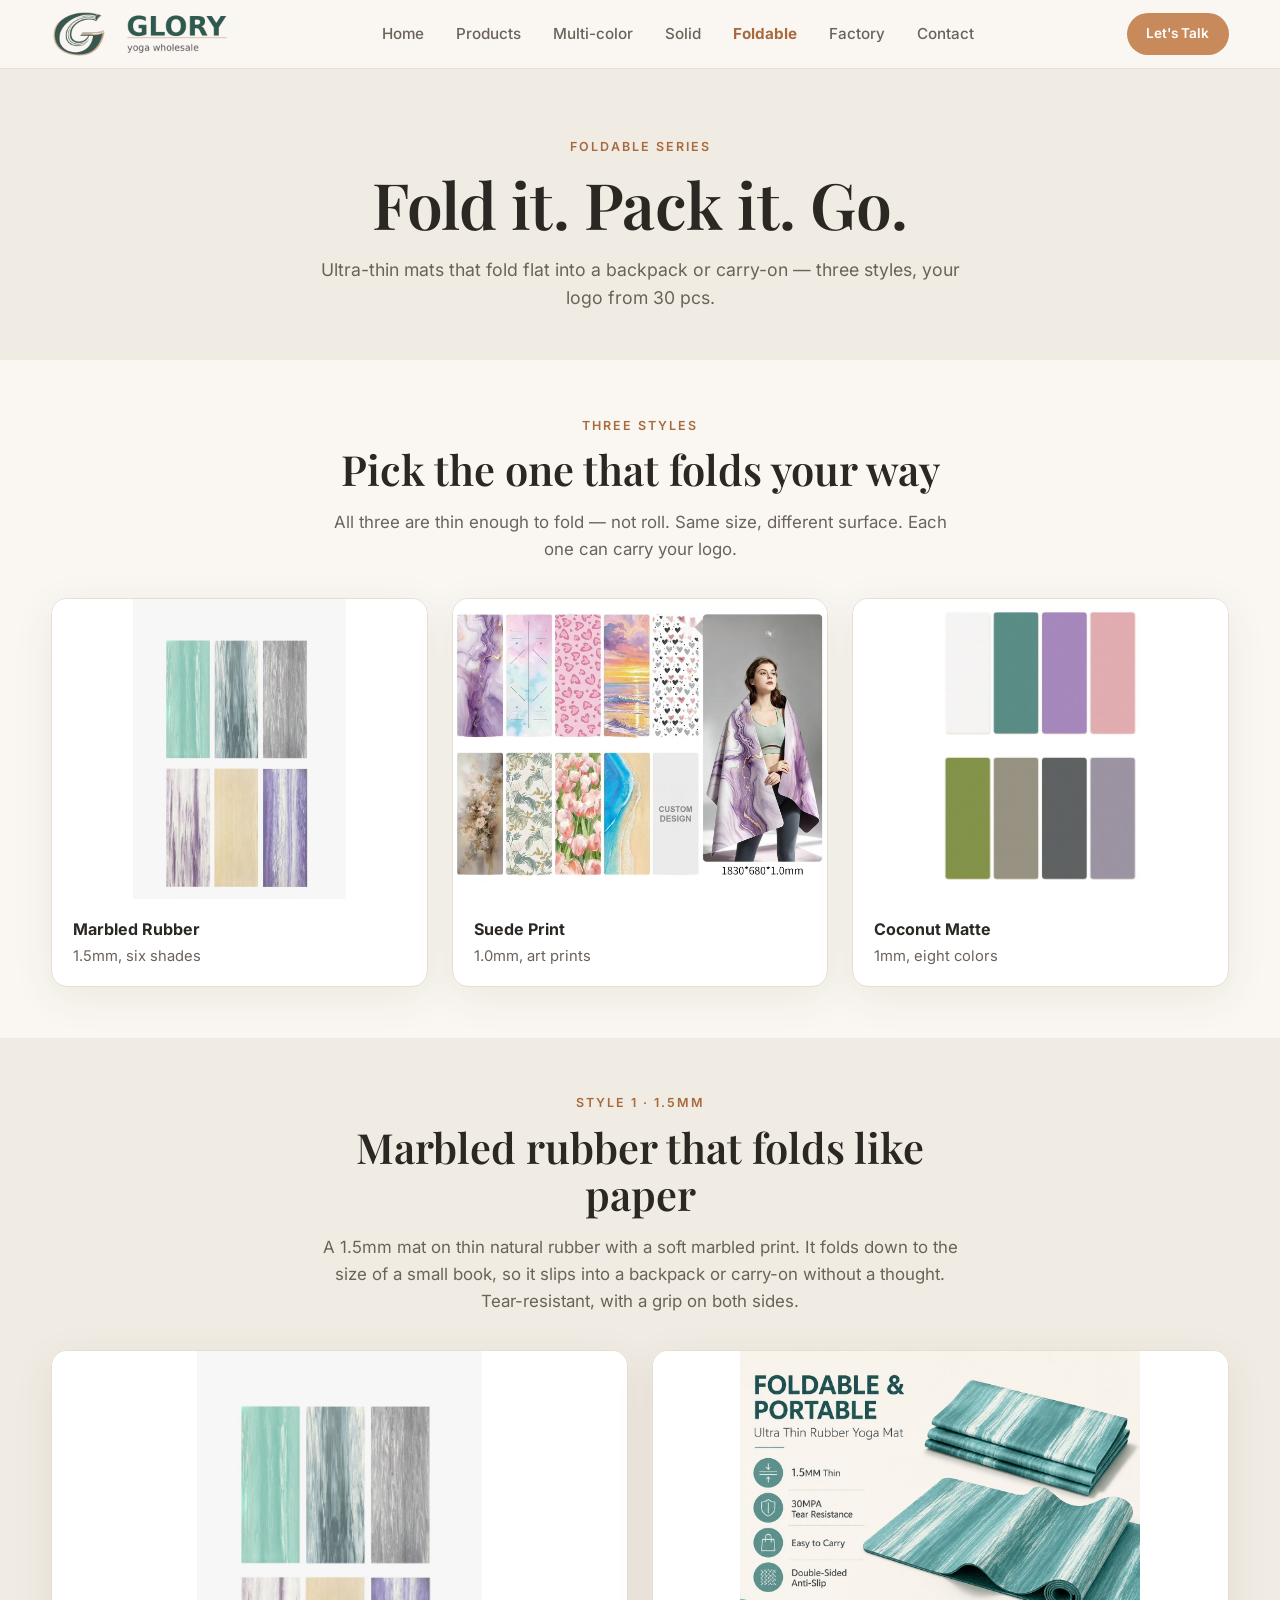
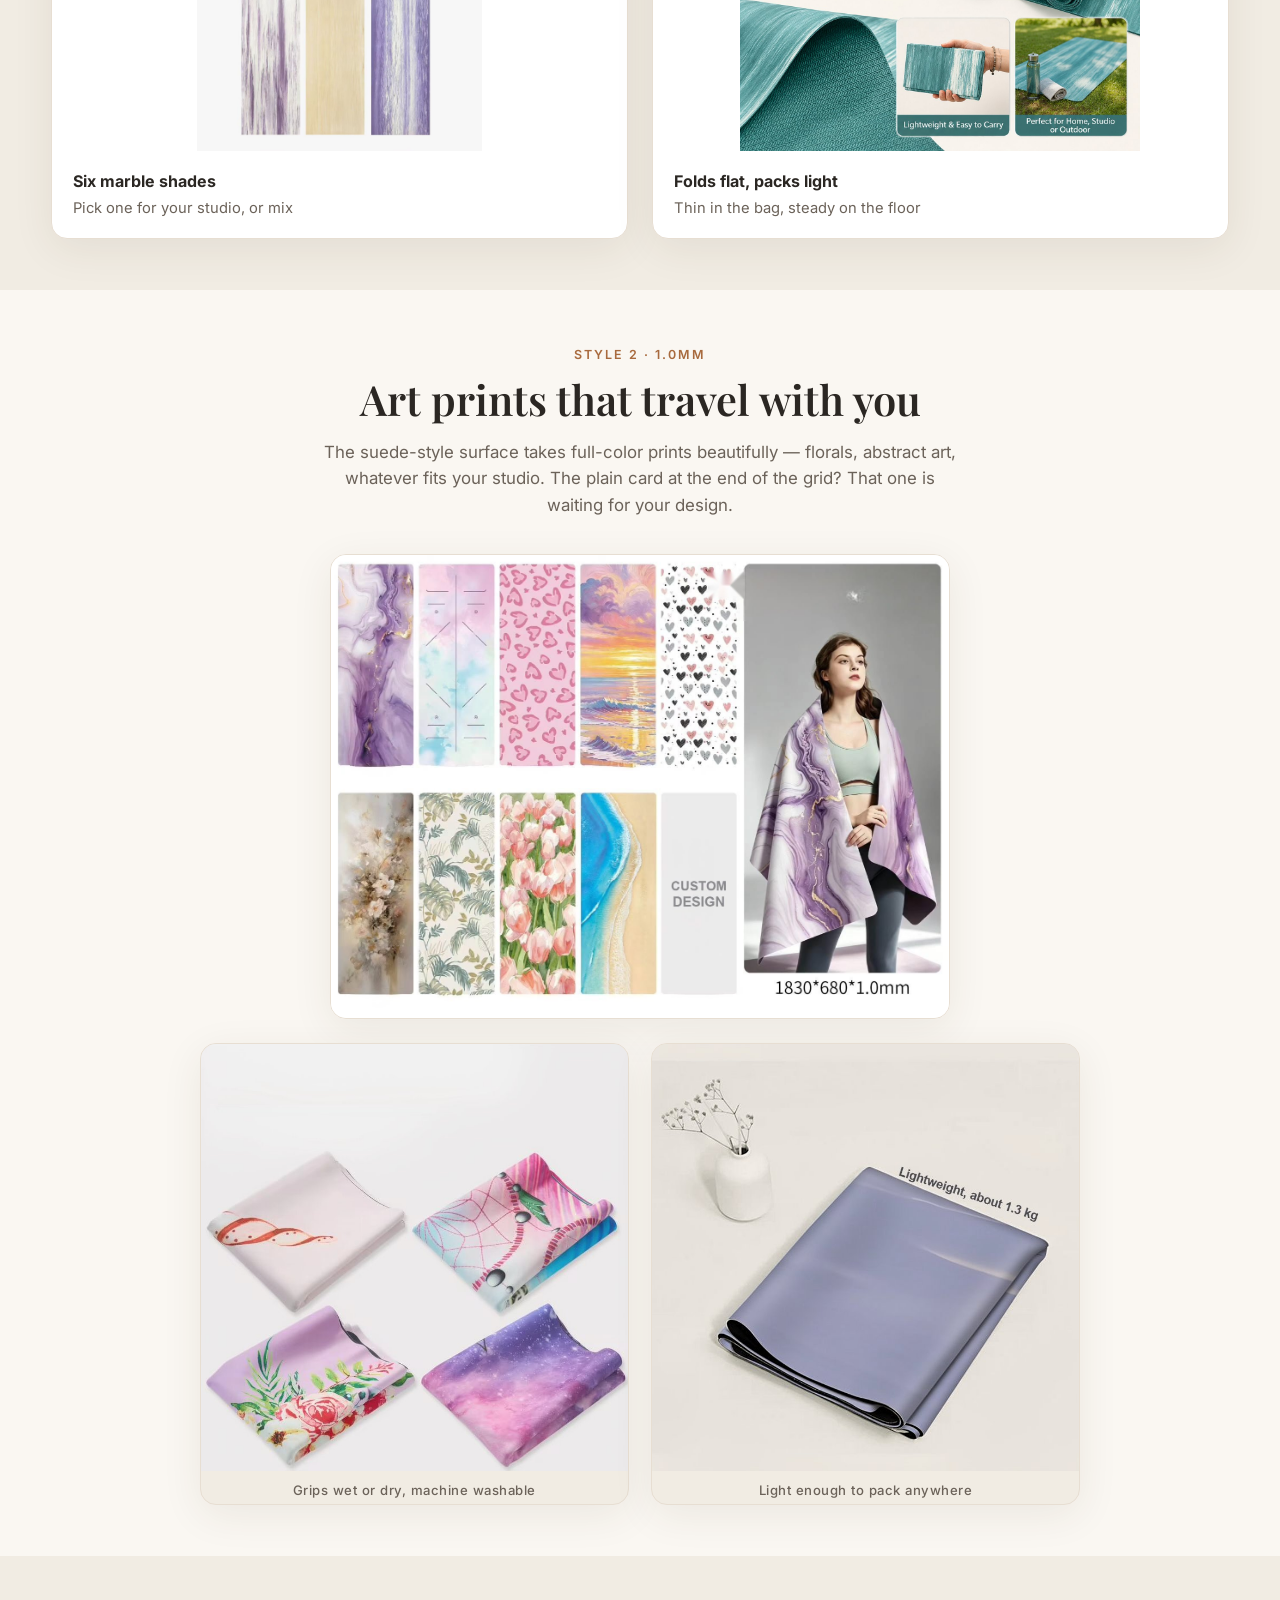
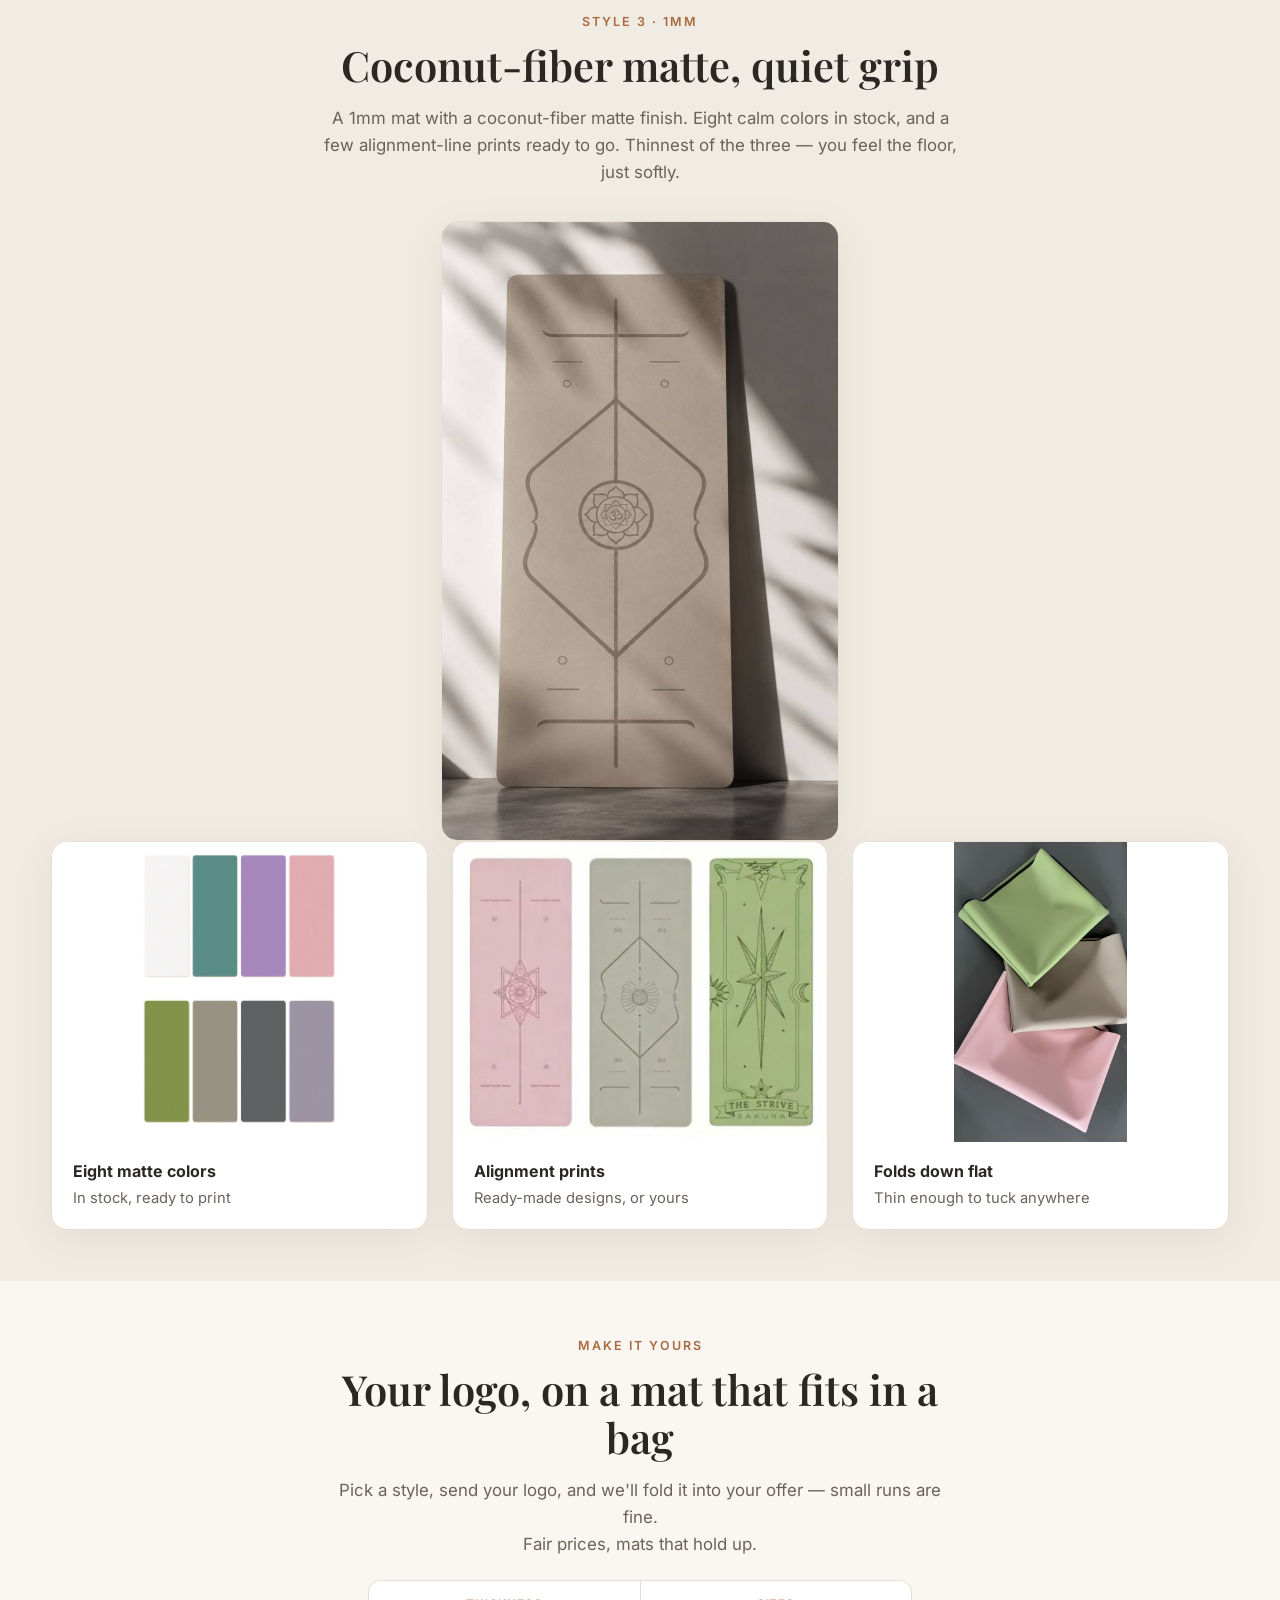
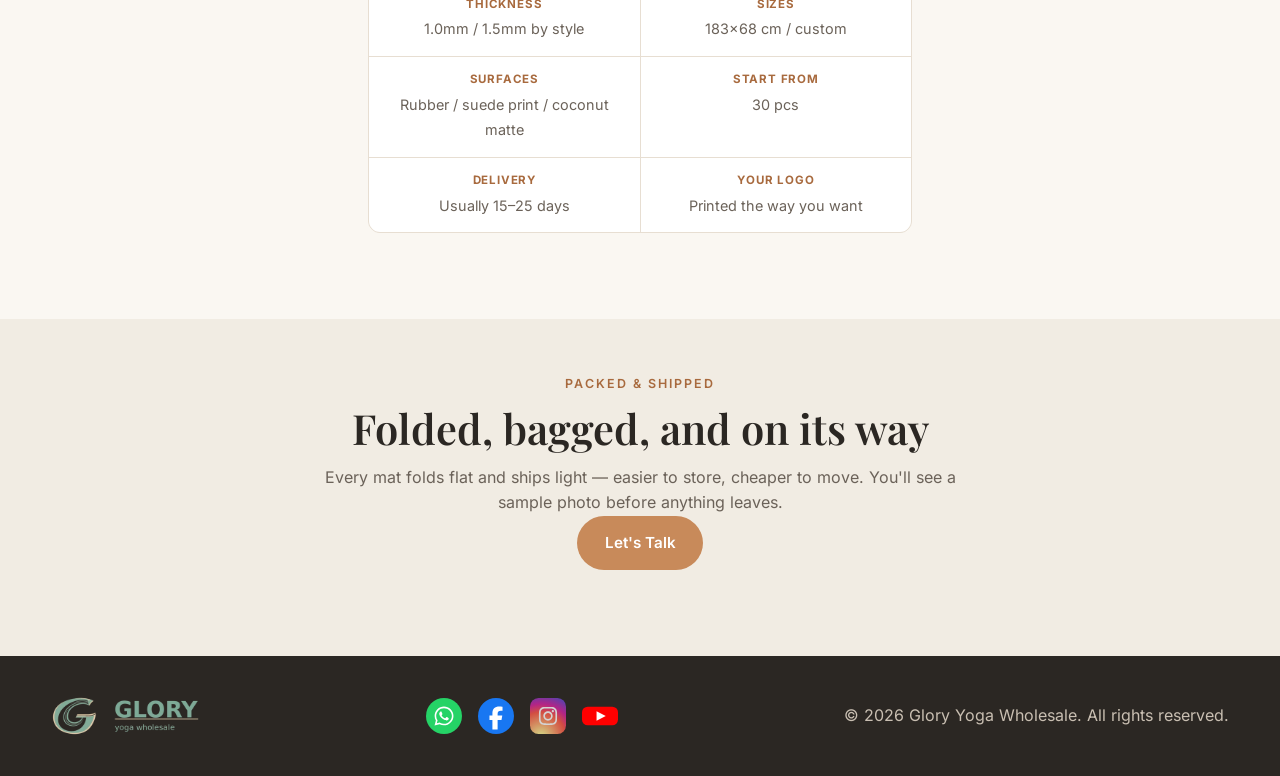
<file: foldable.html>
<!DOCTYPE html>
<html lang="en">
<head>
  <meta charset="UTF-8" />
  <meta name="viewport" content="width=device-width, initial-scale=1.0" />
  <title>Foldable Yoga Mats — Glory Yoga Wholesale</title>
  <meta name="description" content="Foldable yoga mats in three styles: 1.5mm marbled rubber, 1.0mm suede print, and 1mm coconut-fiber matte. Fold flat, pack light, your logo from 30 pcs." />
<link rel="icon" type="image/svg+xml" href="images/brand/favicon.svg" />
<link rel="stylesheet" href="css/style.css" />
  <!-- SEO-BEGIN -->
  <link rel="canonical" href="https://david707qin.github.io/glory-yoga-wholesale/foldable.html" />
  <meta property="og:type" content="website" />
  <meta property="og:site_name" content="Glory Yoga Wholesale" />
  <meta property="og:title" content="Foldable Yoga Mats — Glory Yoga Wholesale" />
  <meta property="og:description" content="Foldable yoga mats in three styles: 1.5mm marbled rubber, 1.0mm suede print, and 1mm coconut-fiber matte. Fold flat, pack light, your logo from 30 pcs." />
  <meta property="og:image" content="https://david707qin.github.io/glory-yoga-wholesale/images/foldable/foldable-rubber-colors.jpg" />
  <meta property="og:url" content="https://david707qin.github.io/glory-yoga-wholesale/foldable.html" />
  <meta name="twitter:card" content="summary_large_image" />
  <script type="application/ld+json">
{
  "@context": "https://schema.org",
  "@type": "Organization",
  "name": "Glory Yoga Wholesale",
  "url": "https://david707qin.github.io/glory-yoga-wholesale/",
  "logo": "https://david707qin.github.io/glory-yoga-wholesale/images/brand/glory-logo.jpg",
  "email": "gloryyogawholesale@gmail.com",
  "contactPoint": {
    "@type": "ContactPoint",
    "contactType": "customer service",
    "email": "gloryyogawholesale@gmail.com",
    "url": "https://wa.me/8615319949017",
    "availableLanguage": [
      "English",
      "Chinese"
    ]
  }
}
  </script>
  <!-- SEO-END -->
</head>
<body class="page-foldable">

  <header class="navbar">
    <div class="container nav-inner">
      <a href="index.html" class="logo" aria-label="Glory Yoga Wholesale home"><img src="images/brand/glory-logo-nav.png" alt="Glory Yoga Wholesale" width="178" height="48" /></a>
      <nav class="nav-links" id="navLinks">
        <a href="index.html#home">Home</a>
        <a href="index.html#products">Products</a>
        <a href="multicolor.html">Multi-color</a>
        <a href="solid.html">Solid</a>
        <a href="foldable.html" class="active">Foldable</a>
        <a href="factory.html">Factory</a>
        <a href="index.html#contact">Contact</a>
      </nav>
      <div class="nav-actions">
        <a href="index.html#contact" class="btn btn-primary btn-sm">Let's Talk</a>
        <button class="nav-toggle" id="navToggle" aria-label="Menu">
          <span></span><span></span><span></span>
        </button>
      </div>
    </div>
  </header>

  <section class="page-hero">
    <div class="container">
      <span class="eyebrow">Foldable Series</span>
      <h1>Fold it. Pack it. Go.</h1>
      <p>Ultra-thin mats that fold flat into a backpack or carry-on — three styles, your logo from 30 pcs.</p>
    </div>
  </section>

  <!-- 三类概览 -->
  <section class="section">
    <div class="container">
      <div class="product-intro">
        <span class="eyebrow">Three Styles</span>
        <h2>Pick the one that folds your way</h2>
        <p>All three are thin enough to fold — not roll. Same size, different surface. Each one can carry your logo.</p>
      </div>
      <div class="pd-grid fd-overview">
        <a class="pd-card" href="#fd-rubber">
          <img src="images/foldable/foldable-rubber-colors.jpg" alt="Six marbled colors of the 1.5mm foldable rubber yoga mat" width="1368" height="1920" />
          <figcaption><strong>Marbled Rubber</strong>1.5mm, six shades</figcaption>
        </a>
        <a class="pd-card" href="#fd-suede">
          <img src="images/foldable/suede-patterns-poster.jpg" alt="Nine print designs on the 1.0mm suede foldable yoga mat" width="1440" height="1079" />
          <figcaption><strong>Suede Print</strong>1.0mm, art prints</figcaption>
        </a>
        <a class="pd-card" href="#fd-matte">
          <img src="images/foldable/matte-colors-8.jpg" alt="Eight matte colors of the 1mm coconut foldable yoga mat" width="875" height="1300" />
          <figcaption><strong>Coconut Matte</strong>1mm, eight colors</figcaption>
        </a>
      </div>
    </div>
  </section>

  <!-- Style 1: 1.5mm 大理石纹纯橡胶 -->
  <section class="section section-alt" id="fd-rubber">
    <div class="container">
      <div class="product-intro">
        <span class="eyebrow">Style 1 · 1.5mm</span>
        <h2>Marbled rubber that folds like paper</h2>
        <p>A 1.5mm mat on thin natural rubber with a soft marbled print. It folds down to the size of a small book, so it slips into a backpack or carry-on without a thought. Tear-resistant, with a grip on both sides.</p>
      </div>
      <div class="fd-duo">
        <figure class="pd-card">
          <img src="images/foldable/foldable-rubber-colors.jpg" alt="Six marbled colors: mint, blue-grey, stone grey, purple, beige and lavender" width="1368" height="1920" loading="lazy" />
          <figcaption><strong>Six marble shades</strong>Pick one for your studio, or mix</figcaption>
        </figure>
        <figure class="pd-card">
          <img src="images/foldable/rubber-poster-en.jpg" alt="Foldable rubber yoga mat shown folded, half-rolled and laid out on grass" width="1254" height="1254" loading="lazy" />
          <figcaption><strong>Folds flat, packs light</strong>Thin in the bag, steady on the floor</figcaption>
        </figure>
      </div>
    </div>
  </section>

  <!-- Style 2: 1.0mm 麂皮绒印花 -->
  <section class="section" id="fd-suede">
    <div class="container">
      <div class="product-intro">
        <span class="eyebrow">Style 2 · 1.0mm</span>
        <h2>Art prints that travel with you</h2>
        <p>The suede-style surface takes full-color prints beautifully — florals, abstract art, whatever fits your studio. The plain card at the end of the grid? That one is waiting for your design.</p>
      </div>
      <figure class="pd-poster">
        <img src="images/foldable/suede-patterns-poster.jpg" alt="Grid of nine print designs plus a blank card for custom artwork, with a model wrapped in the purple marble mat" width="1440" height="1079" loading="lazy" />
      </figure>
      <div class="gallery-uniform fd-gallery">
        <div class="g-item">
          <img src="images/foldable/suede-folded-four.jpg" alt="Four print designs of the 1.0mm foldable yoga mat, folded flat" width="800" height="800" loading="lazy" />
          <span class="g-caption">Grips wet or dry, machine washable</span>
        </div>
        <div class="g-item">
          <img src="images/foldable/suede-fold-scene.jpg" alt="Folded 1.0mm suede yoga mat next to a small vase, weighing about 1.3 kg" width="792" height="752" loading="lazy" />
          <span class="g-caption">Light enough to pack anywhere</span>
        </div>
      </div>
    </div>
  </section>

  <!-- Style 3: 1mm 椰壳磨砂 -->
  <section class="section section-alt" id="fd-matte">
    <div class="container">
      <div class="product-intro">
        <span class="eyebrow">Style 3 · 1mm</span>
        <h2>Coconut-fiber matte, quiet grip</h2>
        <p>A 1mm mat with a coconut-fiber matte finish. Eight calm colors in stock, and a few alignment-line prints ready to go. Thinnest of the three — you feel the floor, just softly.</p>
      </div>
      <figure class="pd-poster fd-scene">
        <img src="images/foldable/matte-scene.jpg" alt="1mm coconut-fiber matte yoga mat with alignment lines leaning against a sunlit wall" width="770" height="1200" loading="lazy" />
      </figure>
      <div class="pd-grid fd-matte-grid">
        <figure class="pd-card">
          <img src="images/foldable/matte-colors-8.jpg" alt="Eight matte colors: white, teal, lilac, pink, moss, taupe, charcoal and grey-lilac" width="875" height="1300" loading="lazy" />
          <figcaption><strong>Eight matte colors</strong>In stock, ready to print</figcaption>
        </figure>
        <figure class="pd-card">
          <img src="images/foldable/matte-patterned-three.jpg" alt="Three coconut matte mats with printed alignment designs" width="950" height="739" loading="lazy" />
          <figcaption><strong>Alignment prints</strong>Ready-made designs, or yours</figcaption>
        </figure>
        <figure class="pd-card">
          <img src="images/foldable/matte-folded-trio.jpg" alt="Three folded coconut matte yoga mats in moss, taupe and pink" width="1108" height="1920" loading="lazy" />
          <figcaption><strong>Folds down flat</strong>Thin enough to tuck anywhere</figcaption>
        </figure>
      </div>
    </div>
  </section>

  <!-- Make It Yours -->
  <section class="section">
    <div class="container">
      <div class="product-intro">
        <span class="eyebrow">Make It Yours</span>
        <h2>Your logo, on a mat that fits in a bag</h2>
        <p>Pick a style, send your logo, and we'll fold it into your offer — small runs are fine.</p>
        <p class="muted">Fair prices, mats that hold up.</p>
        <div class="pd-specs">
          <div class="pd-spec"><strong>Thickness</strong><span>1.0mm / 1.5mm by style</span></div>
          <div class="pd-spec"><strong>Sizes</strong><span>183×68 cm / custom</span></div>
          <div class="pd-spec"><strong>Surfaces</strong><span>Rubber / suede print / coconut matte</span></div>
          <div class="pd-spec"><strong>Start From</strong><span>30 pcs</span></div>
          <div class="pd-spec"><strong>Delivery</strong><span>Usually 15–25 days</span></div>
          <div class="pd-spec"><strong>Your Logo</strong><span>Printed the way you want</span></div>
        </div>
      </div>
    </div>
  </section>

  <section class="section section-alt">
    <div class="container section-head">
      <span class="eyebrow">Packed &amp; Shipped</span>
      <h2>Folded, bagged, and on its way</h2>
      <p>Every mat folds flat and ships light — easier to store, cheaper to move. You'll see a sample photo before anything leaves.</p>
      <a href="index.html#contact" class="btn btn-primary">Let's Talk</a>
    </div>
  </section>

  <footer class="footer">
    <div class="container footer-inner">
      <div class="logo logo-light"><img src="[data-uri]" alt="Glory Yoga Wholesale" width="148" height="40" /></div>
      <div class="social-links">
        <a href="https://wa.me/8615319949017" target="_blank" rel="noopener" aria-label="WhatsApp" title="WhatsApp">
          <svg viewBox="0 0 40 40" width="36" height="36" role="img" aria-label="WhatsApp"><circle cx="20" cy="20" r="20" fill="#25D366"/><g transform="translate(9.500 8.000) scale(0.04688)"><path d="M380.9 97.1C339 55.1 283.2 32 223.9 32c-122.4 0-222 99.6-222 222 0 39.1 10.2 77.3 29.6 111L0 480l117.7-30.9c32.4 17.7 68.9 27 106.1 27h.1c122.3 0 224.1-99.6 224.1-222 0-59.3-25.2-115-67.1-157zm-157 341.6c-33.2 0-65.7-8.9-94-25.7l-6.7-4-69.8 18.3L72 359.2l-4.4-7c-18.5-29.4-28.2-63.3-28.2-98.2 0-101.7 82.8-184.5 184.6-184.5 49.3 0 95.6 19.2 130.4 54.1 34.8 34.9 56.2 81.2 56.1 130.5 0 101.8-84.9 184.6-186.6 184.6zm101.2-138.2c-5.5-2.8-32.8-16.2-37.9-18-5.1-1.9-8.8-2.8-12.5 2.8-3.7 5.6-14.3 18-17.6 21.8-3.2 3.7-6.5 4.2-12 1.4-32.6-16.3-54-29.1-75.5-66-5.7-9.8 5.7-9.1 16.3-30.3 1.8-3.7.9-6.9-.5-9.7-1.4-2.8-12.5-30.1-17.1-41.2-4.5-10.8-9.1-9.3-12.5-9.5-3.2-.2-6.9-.2-10.6-.2-3.7 0-9.7 1.4-14.8 6.9-5.1 5.6-19.4 19-19.4 46.3 0 27.3 19.9 53.7 22.6 57.4 2.8 3.7 39.1 59.7 94.8 83.8 35.2 15.2 49 16.5 66.6 13.9 10.7-1.6 32.8-13.4 37.4-26.4 4.6-13 4.6-24.1 3.2-26.4-1.3-2.5-5-3.9-10.5-6.6z" fill="#fff"/></g></svg>
        </a>
        <a href="https://www.facebook.com/GloryYogaWholesale/" target="_blank" rel="noopener" aria-label="Facebook" title="Facebook">
          <svg viewBox="0 0 40 40" width="36" height="36" role="img" aria-label="Facebook"><circle cx="20" cy="20" r="20" fill="#1877F2"/><g transform="translate(12.031 9.450) scale(0.04980)"><path d="M80 299.3V512H196V299.3h86.5l18-97.8H196V166.9c0-51.7 20.3-71.5 72.7-71.5c16.3 0 29.4 .4 37 1.2V7.9C291.4 4 256.4 0 236.2 0C129.3 0 80 50.5 80 159.4v42.1H14v97.8H80z" fill="#fff"/></g></svg>
        </a>
        <span aria-label="Instagram" title="Instagram account coming soon">
          <svg viewBox="0 0 40 40" width="36" height="36" role="img" aria-label="Instagram"><defs><radialGradient id="igGrad" cx="30%" cy="107%" r="150%"><stop offset="0" stop-color="#FDF497"/><stop offset=".05" stop-color="#FDF497"/><stop offset=".45" stop-color="#FD5949"/><stop offset=".6" stop-color="#D6249F"/><stop offset=".9" stop-color="#285AEB"/></radialGradient></defs><rect width="40" height="40" rx="9.5" fill="url(#igGrad)"/><g transform="translate(9.938 8.500) scale(0.04492)"><path d="M224.1 141c-63.6 0-114.9 51.3-114.9 114.9s51.3 114.9 114.9 114.9S339 319.5 339 255.9 287.7 141 224.1 141zm0 189.6c-41.1 0-74.7-33.5-74.7-74.7s33.5-74.7 74.7-74.7 74.7 33.5 74.7 74.7-33.6 74.7-74.7 74.7zm146.4-194.3c0 14.9-12 26.8-26.8 26.8-14.9 0-26.8-12-26.8-26.8s12-26.8 26.8-26.8 26.8 12 26.8 26.8zm76.1 27.2c-1.7-35.9-9.9-67.7-36.2-93.9-26.2-26.2-58-34.4-93.9-36.2-37-2.1-147.9-2.1-184.9 0-35.8 1.7-67.6 9.9-93.9 36.1s-34.4 58-36.2 93.9c-2.1 37-2.1 147.9 0 184.9 1.7 35.9 9.9 67.7 36.2 93.9s58 34.4 93.9 36.2c37 2.1 147.9 2.1 184.9 0 35.9-1.7 67.7-9.9 93.9-36.2 26.2-26.2 34.4-58 36.2-93.9 2.1-37 2.1-147.8 0-184.8zM398.8 388c-7.8 19.6-22.9 34.7-42.6 42.6-29.5 11.7-99.5 9-132.1 9s-102.7 2.6-132.1-9c-19.6-7.8-34.7-22.9-42.6-42.6-11.7-29.5-9-99.5-9-132.1s-2.6-102.7 9-132.1c7.8-19.6 22.9-34.7 42.6-42.6 29.5-11.7 99.5-9 132.1-9s102.7-2.6 132.1 9c19.6 7.8 34.7 22.9 42.6 42.6 11.7 29.5 9 99.5 9 132.1s2.7 102.7-9 132.1z" fill="#fff"/></g></svg>
        </span>
        <a href="https://www.youtube.com/@GLORYyogawholesale" target="_blank" rel="noopener" aria-label="YouTube" title="YouTube">
          <svg viewBox="0 0 40 40" width="36" height="36" role="img" aria-label="YouTube"><rect y="9.6" width="40" height="20.8" rx="6.4" fill="#FF0000"/><path d="M16.2 14.6 L26.4 20 L16.2 25.4 Z" fill="#fff"/></svg>
        </a>
      </div>
      <p>© <span id="year"></span> Glory Yoga Wholesale. All rights reserved.</p>
    </div>
  </footer>

  <script src="js/main.js"></script>
</body>
</html>
</file>
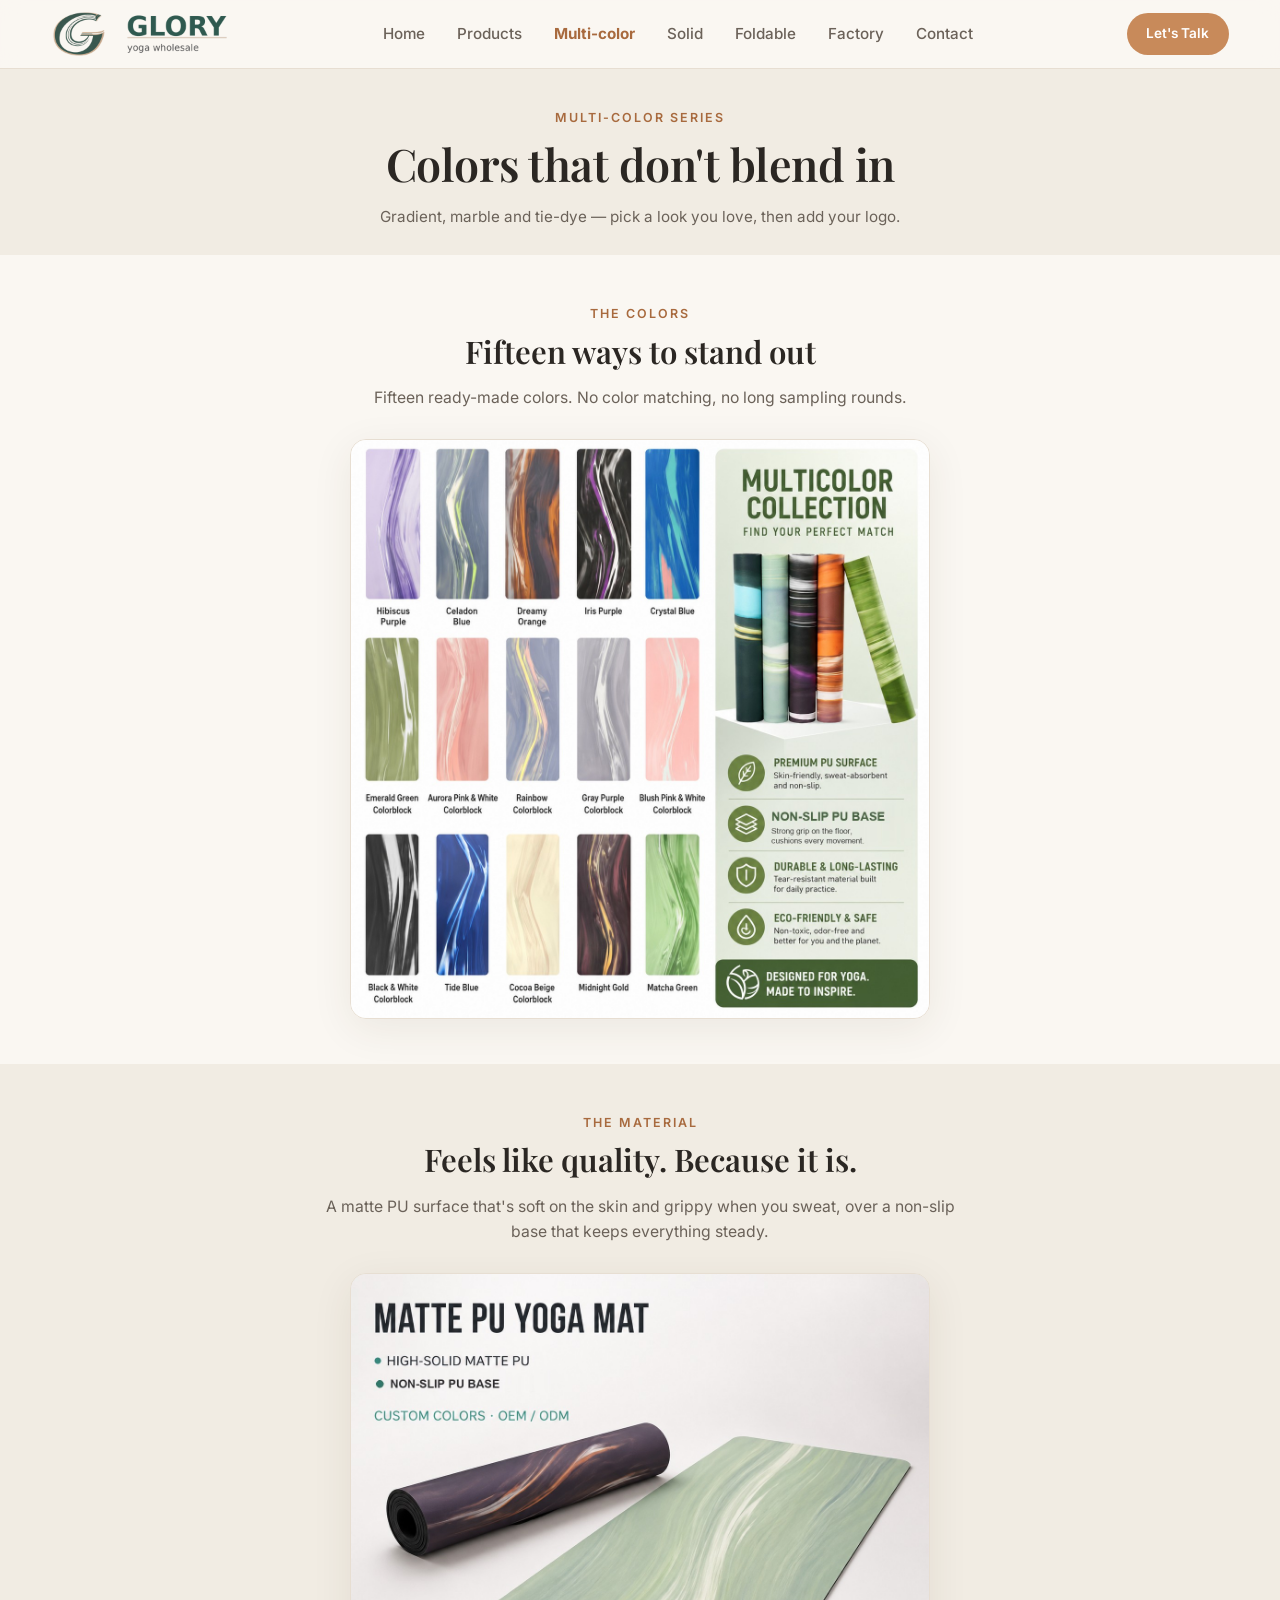
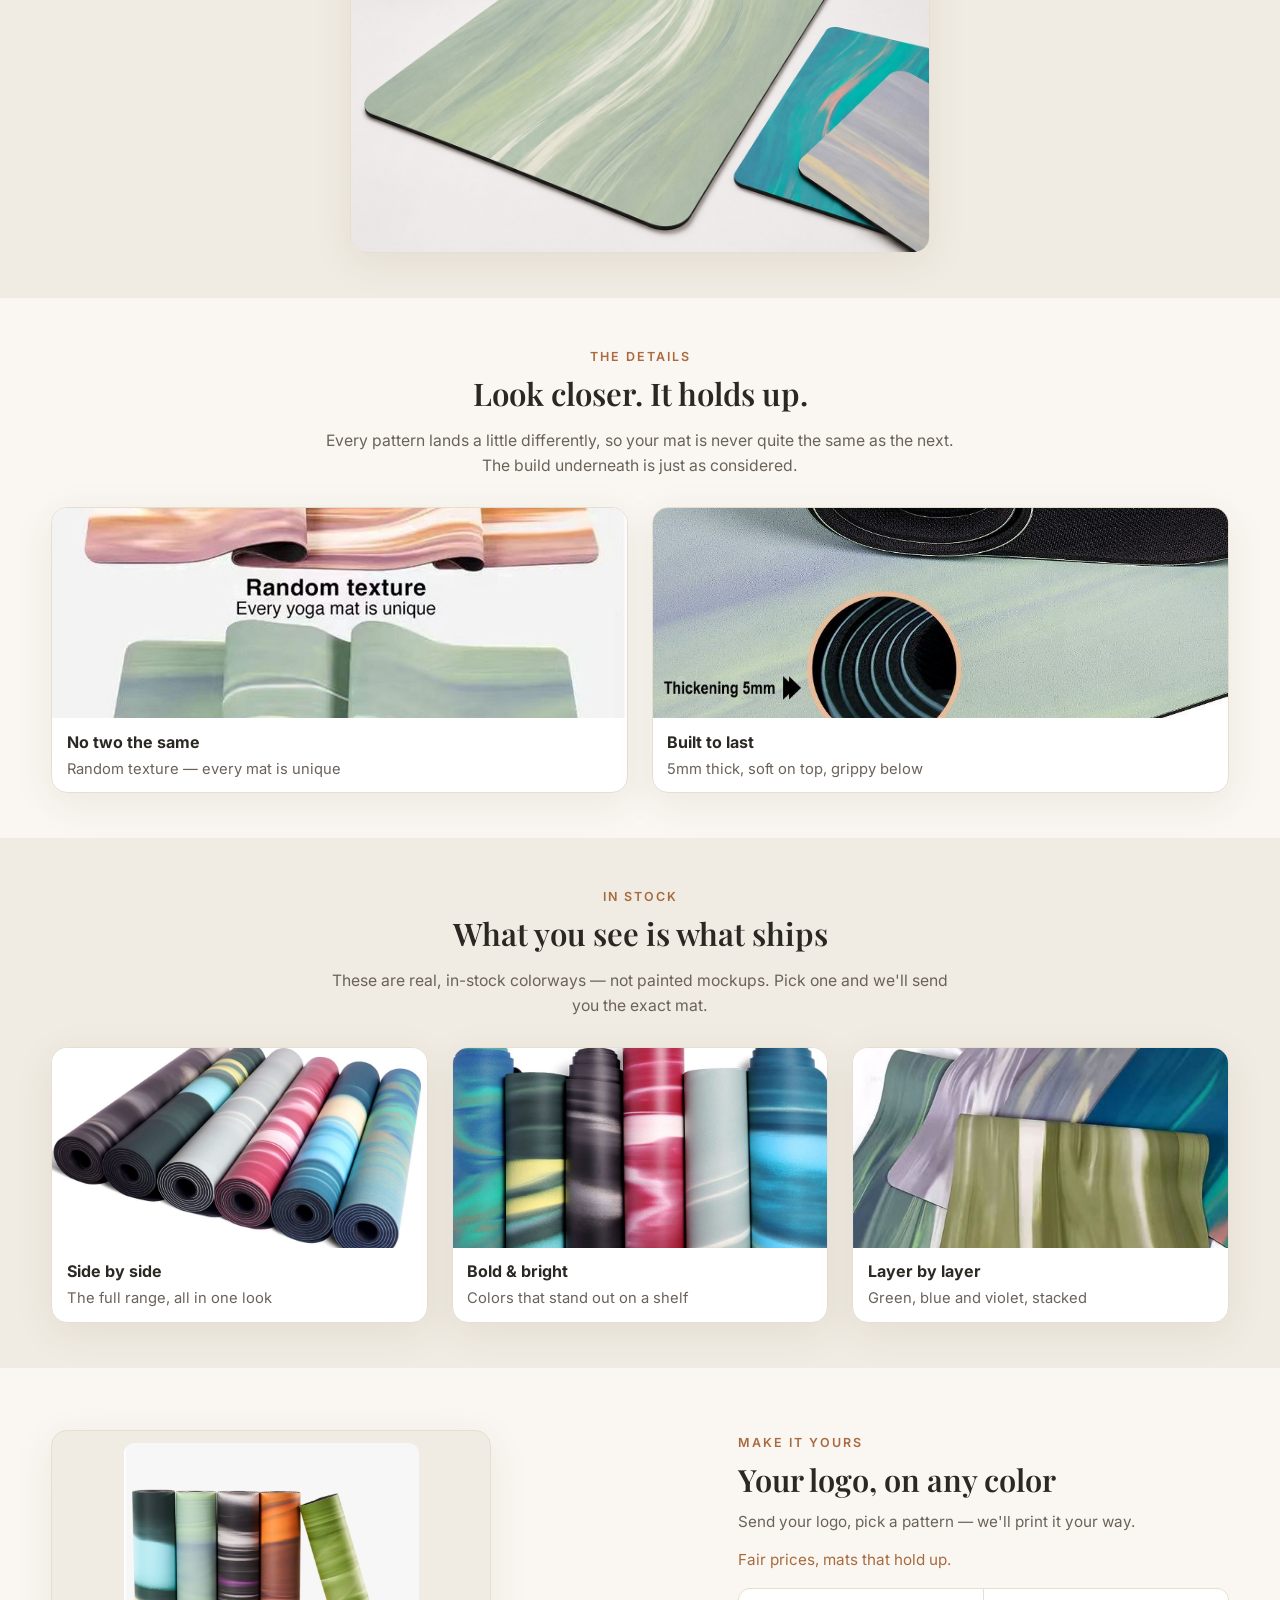
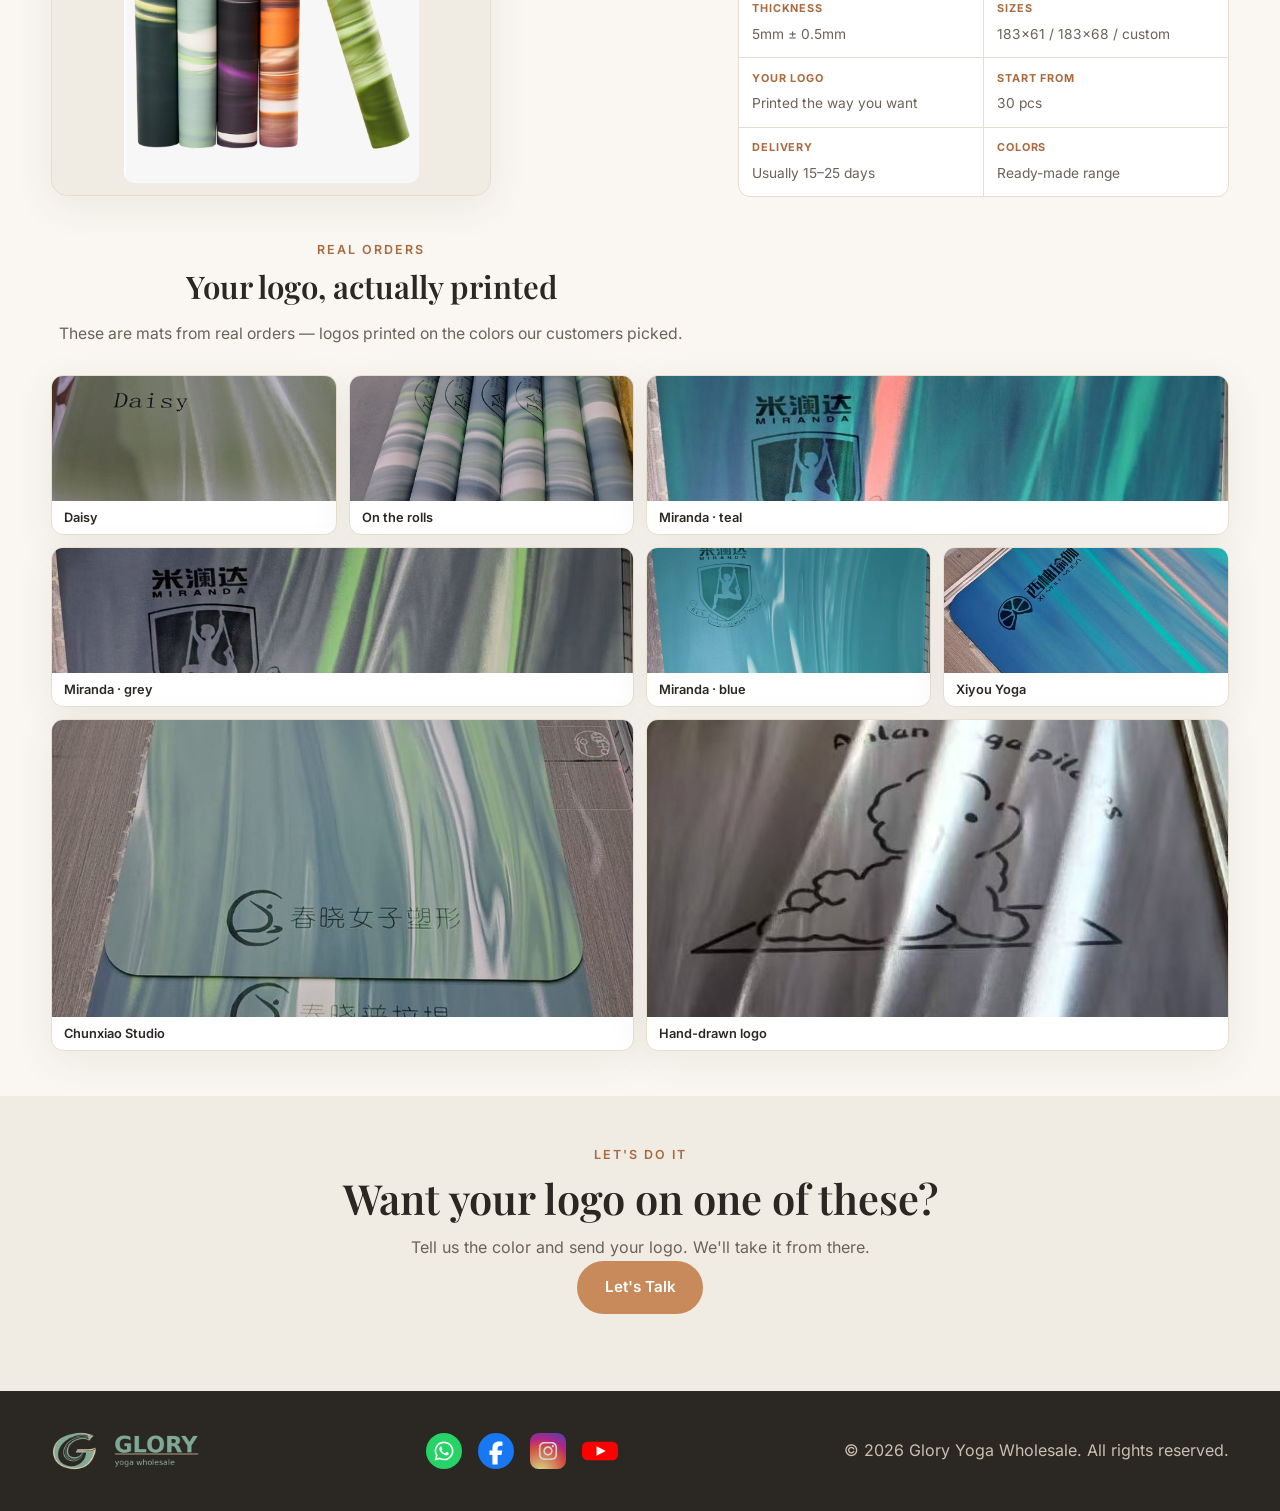
<file: multicolor.html>
<!DOCTYPE html>
<html lang="en">
<head>
  <meta charset="UTF-8" />
  <meta name="viewport" content="width=device-width, initial-scale=1.0" />
  <title>Multi-Color PU Yoga Mats — Glory Yoga Wholesale</title>
  <meta name="description" content="Custom multi-color PU yoga mats with gradient, tie-dye and camouflage patterns. OEM / ODM manufacturing, low MOQ, fast delivery." />
<link rel="icon" type="image/svg+xml" href="images/brand/favicon.svg" />
<link rel="stylesheet" href="css/style.css" />
  <!-- SEO-BEGIN -->
  <link rel="canonical" href="https://david707qin.github.io/glory-yoga-wholesale/multicolor.html" />
  <meta property="og:type" content="website" />
  <meta property="og:site_name" content="Glory Yoga Wholesale" />
  <meta property="og:title" content="Multi-Color PU Yoga Mats — Glory Yoga Wholesale" />
  <meta property="og:description" content="Custom multi-color PU yoga mats with gradient, tie-dye and camouflage patterns. OEM / ODM manufacturing, low MOQ, fast delivery." />
  <meta property="og:image" content="https://david707qin.github.io/glory-yoga-wholesale/images/multicolor/collection-poster.jpg" />
  <meta property="og:url" content="https://david707qin.github.io/glory-yoga-wholesale/multicolor.html" />
  <meta name="twitter:card" content="summary_large_image" />
  <script type="application/ld+json">
{
  "@context": "https://schema.org",
  "@type": "Organization",
  "name": "Glory Yoga Wholesale",
  "url": "https://david707qin.github.io/glory-yoga-wholesale/",
  "logo": "https://david707qin.github.io/glory-yoga-wholesale/images/brand/glory-logo.jpg",
  "email": "gloryyogawholesale@gmail.com",
  "contactPoint": {
    "@type": "ContactPoint",
    "contactType": "customer service",
    "email": "gloryyogawholesale@gmail.com",
    "url": "https://wa.me/8615319949017",
    "availableLanguage": [
      "English",
      "Chinese"
    ]
  }
}
  </script>
  <!-- SEO-END -->
</head>
<body class="page-multicolor">

  <header class="navbar">
    <div class="container nav-inner">
      <a href="index.html" class="logo" aria-label="Glory Yoga Wholesale home"><img src="images/brand/glory-logo-nav.png" alt="Glory Yoga Wholesale" width="178" height="48" /></a>
      <nav class="nav-links" id="navLinks">
        <a href="index.html#home">Home</a>
        <a href="index.html#products">Products</a>
        <a href="multicolor.html" class="active">Multi-color</a>
        <a href="solid.html">Solid</a>
        <a href="foldable.html">Foldable</a>
        <a href="factory.html">Factory</a>
        <a href="index.html#contact">Contact</a>
      </nav>
      <div class="nav-actions">
        <a href="index.html#contact" class="btn btn-primary btn-sm">Let's Talk</a>
        <button class="nav-toggle" id="navToggle" aria-label="Menu">
          <span></span><span></span><span></span>
        </button>
      </div>
    </div>
  </header>

  <section class="page-hero">
    <div class="container">
      <span class="eyebrow">Multi-Color Series</span>
      <h1>Colors that don't blend in</h1>
      <p>Gradient, marble and tie-dye — pick a look you love, then add your logo.</p>
    </div>
  </section>

  <!-- 1. 颜色：15 色卡海报 -->
  <section class="section">
    <div class="container">
      <div class="product-intro">
        <span class="eyebrow">The Colors</span>
        <h2>Fifteen ways to stand out</h2>
        <p>Fifteen ready-made colors. No color matching, no long sampling rounds.</p>
      </div>
      <div class="pd-poster">
        <img src="images/multicolor/collection-poster.jpg" alt="Multi-color collection poster showing fifteen named colorways, product rolls and features" width="1254" height="1254" loading="lazy" />
      </div>
    </div>
  </section>

  <!-- 2. 特点：MATTE PU 海报 -->
  <section class="section section-alt">
    <div class="container">
      <div class="product-intro">
        <span class="eyebrow">The Material</span>
        <h2>Feels like quality. Because it is.</h2>
        <p>A matte PU surface that's soft on the skin and grippy when you sweat, over a non-slip base that keeps everything steady.</p>
      </div>
      <div class="pd-poster">
        <img src="images/multicolor/matte-poster.jpg" alt="Matte PU yoga mat with color options, custom colors and OEM/ODM service" width="1254" height="1254" loading="lazy" />
      </div>
    </div>
  </section>

  <!-- 3-4. 细节：纹理 + 厚度 -->
  <section class="section">
    <div class="container">
      <div class="product-intro">
        <span class="eyebrow">The Details</span>
        <h2>Look closer. It holds up.</h2>
        <p>Every pattern lands a little differently, so your mat is never quite the same as the next. The build underneath is just as considered.</p>
      </div>
      <div class="pd-duo">
        <figure class="pd-card">
          <img src="images/multicolor/random-texture.jpg" alt="Orange and green marbled yoga mats showing unique random textures" width="1000" height="1000" loading="lazy" />
          <figcaption><strong>No two the same</strong>Random texture — every mat is unique</figcaption>
        </figure>
        <figure class="pd-card">
          <img class="pd-img-thickness" src="images/multicolor/thickness-5mm.jpg" alt="Close-up of a 5mm thick sage green PU yoga mat, with Thickening 5mm label visible" width="800" height="800" loading="lazy" />
          <figcaption><strong>Built to last</strong>5mm thick, soft on top, grippy below</figcaption>
        </figure>
      </div>
    </div>
  </section>

  <!-- 在售实拍 -->
  <section class="section section-alt">
    <div class="container">
      <div class="product-intro">
        <span class="eyebrow">In Stock</span>
        <h2>What you see is what ships</h2>
        <p>These are real, in-stock colorways — not painted mockups. Pick one and we'll send you the exact mat.</p>
      </div>
      <div class="pd-grid">
        <figure class="pd-card">
          <img src="images/multicolor/rolls-lineup.jpg" alt="Six multi-color yoga mat rolls laid out in a row" width="1000" height="1000" loading="lazy" />
          <figcaption><strong>Side by side</strong>The full range, all in one look</figcaption>
        </figure>
        <figure class="pd-card">
          <img src="images/multicolor/rolls-vivid.jpg" alt="Five brightly colored multi-color yoga mat rolls standing upright" width="1000" height="1000" loading="lazy" />
          <figcaption><strong>Bold &amp; bright</strong>Colors that stand out on a shelf</figcaption>
        </figure>
        <figure class="pd-card">
          <img src="images/multicolor/colors-overlap.jpg" alt="Green, blue and purple marbled yoga mats stacked together" width="1000" height="1000" loading="lazy" />
          <figcaption><strong>Layer by layer</strong>Green, blue and violet, stacked</figcaption>
        </figure>
      </div>
    </div>
  </section>

  <!-- Make it yours -->
  <section class="section">
    <div class="container">
      <div class="color-range-block">
        <div class="color-range-img">
          <img src="images/multicolor/hero-rolls.jpg" alt="Five standing rolls of multi-color PU yoga mats" width="890" height="1025" loading="lazy" />
        </div>
        <div class="color-range-note">
          <span class="eyebrow">Make It Yours</span>
          <h2>Your logo, on any color</h2>
          <p>Send your logo, pick a pattern — we'll print it your way.</p>
          <p class="muted">Fair prices, mats that hold up.</p>
          <div class="pd-specs">
            <div class="pd-spec"><strong>Thickness</strong><span>5mm ± 0.5mm</span></div>
            <div class="pd-spec"><strong>Sizes</strong><span>183×61 / 183×68 / custom</span></div>
            <div class="pd-spec"><strong>Your Logo</strong><span>Printed the way you want</span></div>
            <div class="pd-spec"><strong>Start From</strong><span>30 pcs</span></div>
            <div class="pd-spec"><strong>Delivery</strong><span>Usually 15–25 days</span></div>
            <div class="pd-spec"><strong>Colors</strong><span>Ready-made range</span></div>
          </div>
        </div>
      </div>

      <div class="custom-gallery">
        <div class="product-intro custom-intro">
          <span class="eyebrow">Real Orders</span>
          <h2>Your logo, actually printed</h2>
          <p>These are mats from real orders — logos printed on the colors our customers picked.</p>
        </div>
        <div class="custom-grid">
          <figure class="pd-card"><img src="images/multicolor/custom/logo-daisy.jpg" alt="Daisy logo printed on a sage green PU yoga mat" width="841" height="952" loading="lazy" /><figcaption>Daisy</figcaption></figure>
          <figure class="pd-card"><img src="images/multicolor/custom/logo-rolls.jpg" alt="Customer logos printed on six grey-green rolled yoga mats" width="989" height="916" loading="lazy" /><figcaption>On the rolls</figcaption></figure>
          <figure class="pd-card"><img src="images/multicolor/custom/logo-miranda-teal.jpg" alt="Miranda logo printed on a teal and pink marbled PU yoga mat" width="1000" height="775" loading="lazy" /><figcaption>Miranda · teal</figcaption></figure>
          <figure class="pd-card"><img src="images/multicolor/custom/logo-miranda-grey.jpg" alt="Miranda logo printed on a grey green marbled PU yoga mat" width="1000" height="735" loading="lazy" /><figcaption>Miranda · grey</figcaption></figure>
          <figure class="pd-card"><img src="images/multicolor/custom/logo-miranda-blue.jpg" alt="Miranda logo printed on a blue green marbled PU yoga mat" width="1000" height="757" loading="lazy" /><figcaption>Miranda · blue</figcaption></figure>
          <figure class="pd-card"><img src="images/multicolor/custom/logo-xiiyou.jpg" alt="Xiyou Yoga logo printed on a blue marbled PU yoga mat" width="1000" height="551" loading="lazy" /><figcaption>Xiyou Yoga</figcaption></figure>
          <figure class="pd-card"><img src="images/multicolor/custom/logo-chunxiao.jpg" alt="Chunxiao studio logos printed on three green and blue yoga mats" width="770" height="1000" loading="lazy" /><figcaption>Chunxiao Studio</figcaption></figure>
          <figure class="pd-card"><img src="images/multicolor/custom/logo-handdrawn.jpg" alt="Hand-drawn pet logo printed on a grey marbled PU yoga mat" width="595" height="550" loading="lazy" /><figcaption>Hand-drawn logo</figcaption></figure>
        </div>
      </div>
    </div>
  </section>

  <section class="section section-alt">
    <div class="container section-head">
      <span class="eyebrow">Let's Do It</span>
      <h2>Want your logo on one of these?</h2>
      <p>Tell us the color and send your logo. We'll take it from there.</p>
      <a href="index.html#contact" class="btn btn-primary">Let's Talk</a>
    </div>
  </section>

  <footer class="footer">
    <div class="container footer-inner">
      <div class="logo logo-light"><img src="[data-uri]" alt="Glory Yoga Wholesale" width="148" height="40" /></div>
      <div class="social-links">
        <a href="https://wa.me/8615319949017" target="_blank" rel="noopener" aria-label="WhatsApp" title="WhatsApp">
          <svg viewBox="0 0 40 40" width="36" height="36" role="img" aria-label="WhatsApp"><circle cx="20" cy="20" r="20" fill="#25D366"/><g transform="translate(9.500 8.000) scale(0.04688)"><path d="M380.9 97.1C339 55.1 283.2 32 223.9 32c-122.4 0-222 99.6-222 222 0 39.1 10.2 77.3 29.6 111L0 480l117.7-30.9c32.4 17.7 68.9 27 106.1 27h.1c122.3 0 224.1-99.6 224.1-222 0-59.3-25.2-115-67.1-157zm-157 341.6c-33.2 0-65.7-8.9-94-25.7l-6.7-4-69.8 18.3L72 359.2l-4.4-7c-18.5-29.4-28.2-63.3-28.2-98.2 0-101.7 82.8-184.5 184.6-184.5 49.3 0 95.6 19.2 130.4 54.1 34.8 34.9 56.2 81.2 56.1 130.5 0 101.8-84.9 184.6-186.6 184.6zm101.2-138.2c-5.5-2.8-32.8-16.2-37.9-18-5.1-1.9-8.8-2.8-12.5 2.8-3.7 5.6-14.3 18-17.6 21.8-3.2 3.7-6.5 4.2-12 1.4-32.6-16.3-54-29.1-75.5-66-5.7-9.8 5.7-9.1 16.3-30.3 1.8-3.7.9-6.9-.5-9.7-1.4-2.8-12.5-30.1-17.1-41.2-4.5-10.8-9.1-9.3-12.5-9.5-3.2-.2-6.9-.2-10.6-.2-3.7 0-9.7 1.4-14.8 6.9-5.1 5.6-19.4 19-19.4 46.3 0 27.3 19.9 53.7 22.6 57.4 2.8 3.7 39.1 59.7 94.8 83.8 35.2 15.2 49 16.5 66.6 13.9 10.7-1.6 32.8-13.4 37.4-26.4 4.6-13 4.6-24.1 3.2-26.4-1.3-2.5-5-3.9-10.5-6.6z" fill="#fff"/></g></svg>
        </a>
        <a href="https://www.facebook.com/GloryYogaWholesale/" target="_blank" rel="noopener" aria-label="Facebook" title="Facebook">
          <svg viewBox="0 0 40 40" width="36" height="36" role="img" aria-label="Facebook"><circle cx="20" cy="20" r="20" fill="#1877F2"/><g transform="translate(12.031 9.450) scale(0.04980)"><path d="M80 299.3V512H196V299.3h86.5l18-97.8H196V166.9c0-51.7 20.3-71.5 72.7-71.5c16.3 0 29.4 .4 37 1.2V7.9C291.4 4 256.4 0 236.2 0C129.3 0 80 50.5 80 159.4v42.1H14v97.8H80z" fill="#fff"/></g></svg>
        </a>
        <span aria-label="Instagram" title="Instagram account coming soon">
          <svg viewBox="0 0 40 40" width="36" height="36" role="img" aria-label="Instagram"><defs><radialGradient id="igGrad" cx="30%" cy="107%" r="150%"><stop offset="0" stop-color="#FDF497"/><stop offset=".05" stop-color="#FDF497"/><stop offset=".45" stop-color="#FD5949"/><stop offset=".6" stop-color="#D6249F"/><stop offset=".9" stop-color="#285AEB"/></radialGradient></defs><rect width="40" height="40" rx="9.5" fill="url(#igGrad)"/><g transform="translate(9.938 8.500) scale(0.04492)"><path d="M224.1 141c-63.6 0-114.9 51.3-114.9 114.9s51.3 114.9 114.9 114.9S339 319.5 339 255.9 287.7 141 224.1 141zm0 189.6c-41.1 0-74.7-33.5-74.7-74.7s33.5-74.7 74.7-74.7 74.7 33.5 74.7 74.7-33.6 74.7-74.7 74.7zm146.4-194.3c0 14.9-12 26.8-26.8 26.8-14.9 0-26.8-12-26.8-26.8s12-26.8 26.8-26.8 26.8 12 26.8 26.8zm76.1 27.2c-1.7-35.9-9.9-67.7-36.2-93.9-26.2-26.2-58-34.4-93.9-36.2-37-2.1-147.9-2.1-184.9 0-35.8 1.7-67.6 9.9-93.9 36.1s-34.4 58-36.2 93.9c-2.1 37-2.1 147.9 0 184.9 1.7 35.9 9.9 67.7 36.2 93.9s58 34.4 93.9 36.2c37 2.1 147.9 2.1 184.9 0 35.9-1.7 67.7-9.9 93.9-36.2 26.2-26.2 34.4-58 36.2-93.9 2.1-37 2.1-147.8 0-184.8zM398.8 388c-7.8 19.6-22.9 34.7-42.6 42.6-29.5 11.7-99.5 9-132.1 9s-102.7 2.6-132.1-9c-19.6-7.8-34.7-22.9-42.6-42.6-11.7-29.5-9-99.5-9-132.1s-2.6-102.7 9-132.1c7.8-19.6 22.9-34.7 42.6-42.6 29.5-11.7 99.5-9 132.1-9s102.7-2.6 132.1 9c19.6 7.8 34.7 22.9 42.6 42.6 11.7 29.5 9 99.5 9 132.1s2.7 102.7-9 132.1z" fill="#fff"/></g></svg>
        </span>
        <a href="https://www.youtube.com/@GLORYyogawholesale" target="_blank" rel="noopener" aria-label="YouTube" title="YouTube">
          <svg viewBox="0 0 40 40" width="36" height="36" role="img" aria-label="YouTube"><rect y="9.6" width="40" height="20.8" rx="6.4" fill="#FF0000"/><path d="M16.2 14.6 L26.4 20 L16.2 25.4 Z" fill="#fff"/></svg>
        </a>
      </div>
      <p>© <span id="year"></span> Glory Yoga Wholesale. All rights reserved.</p>
    </div>
  </footer>

  <script src="js/main.js"></script>
</body>
</html>
</file>
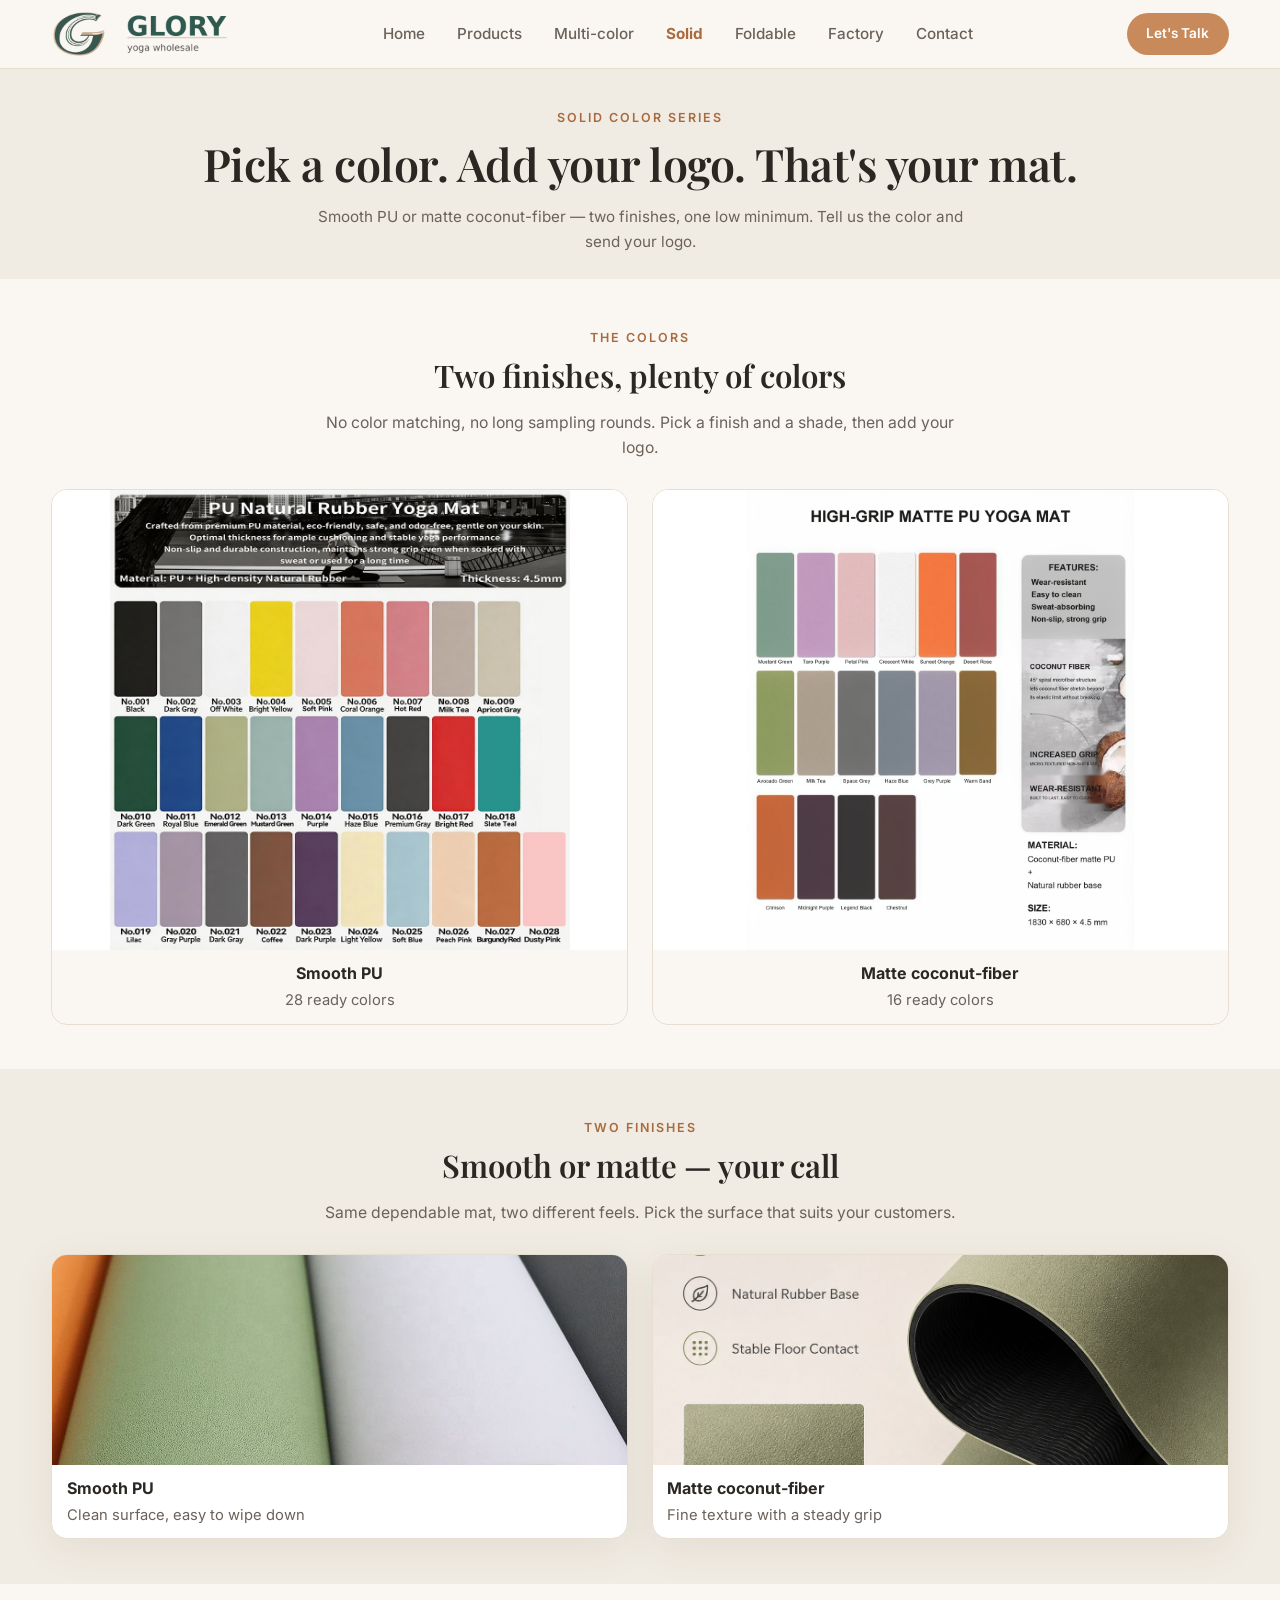
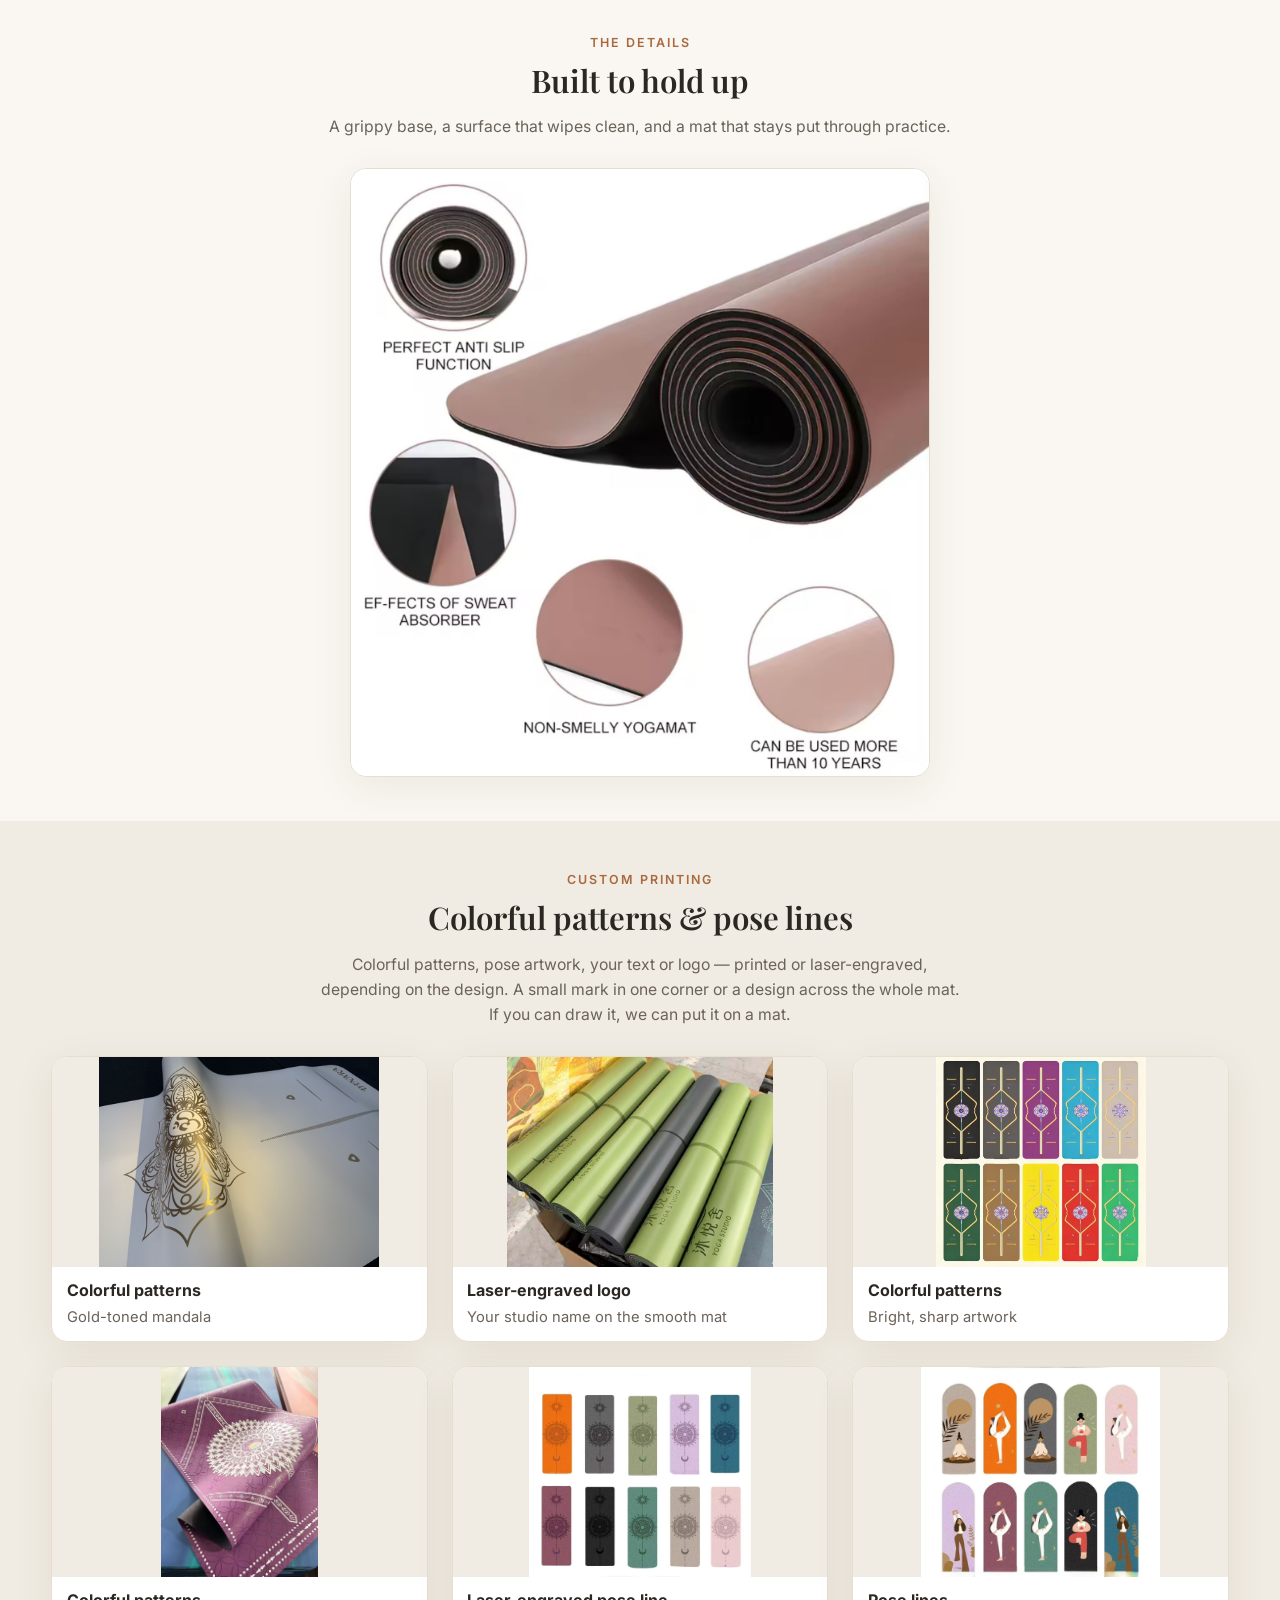
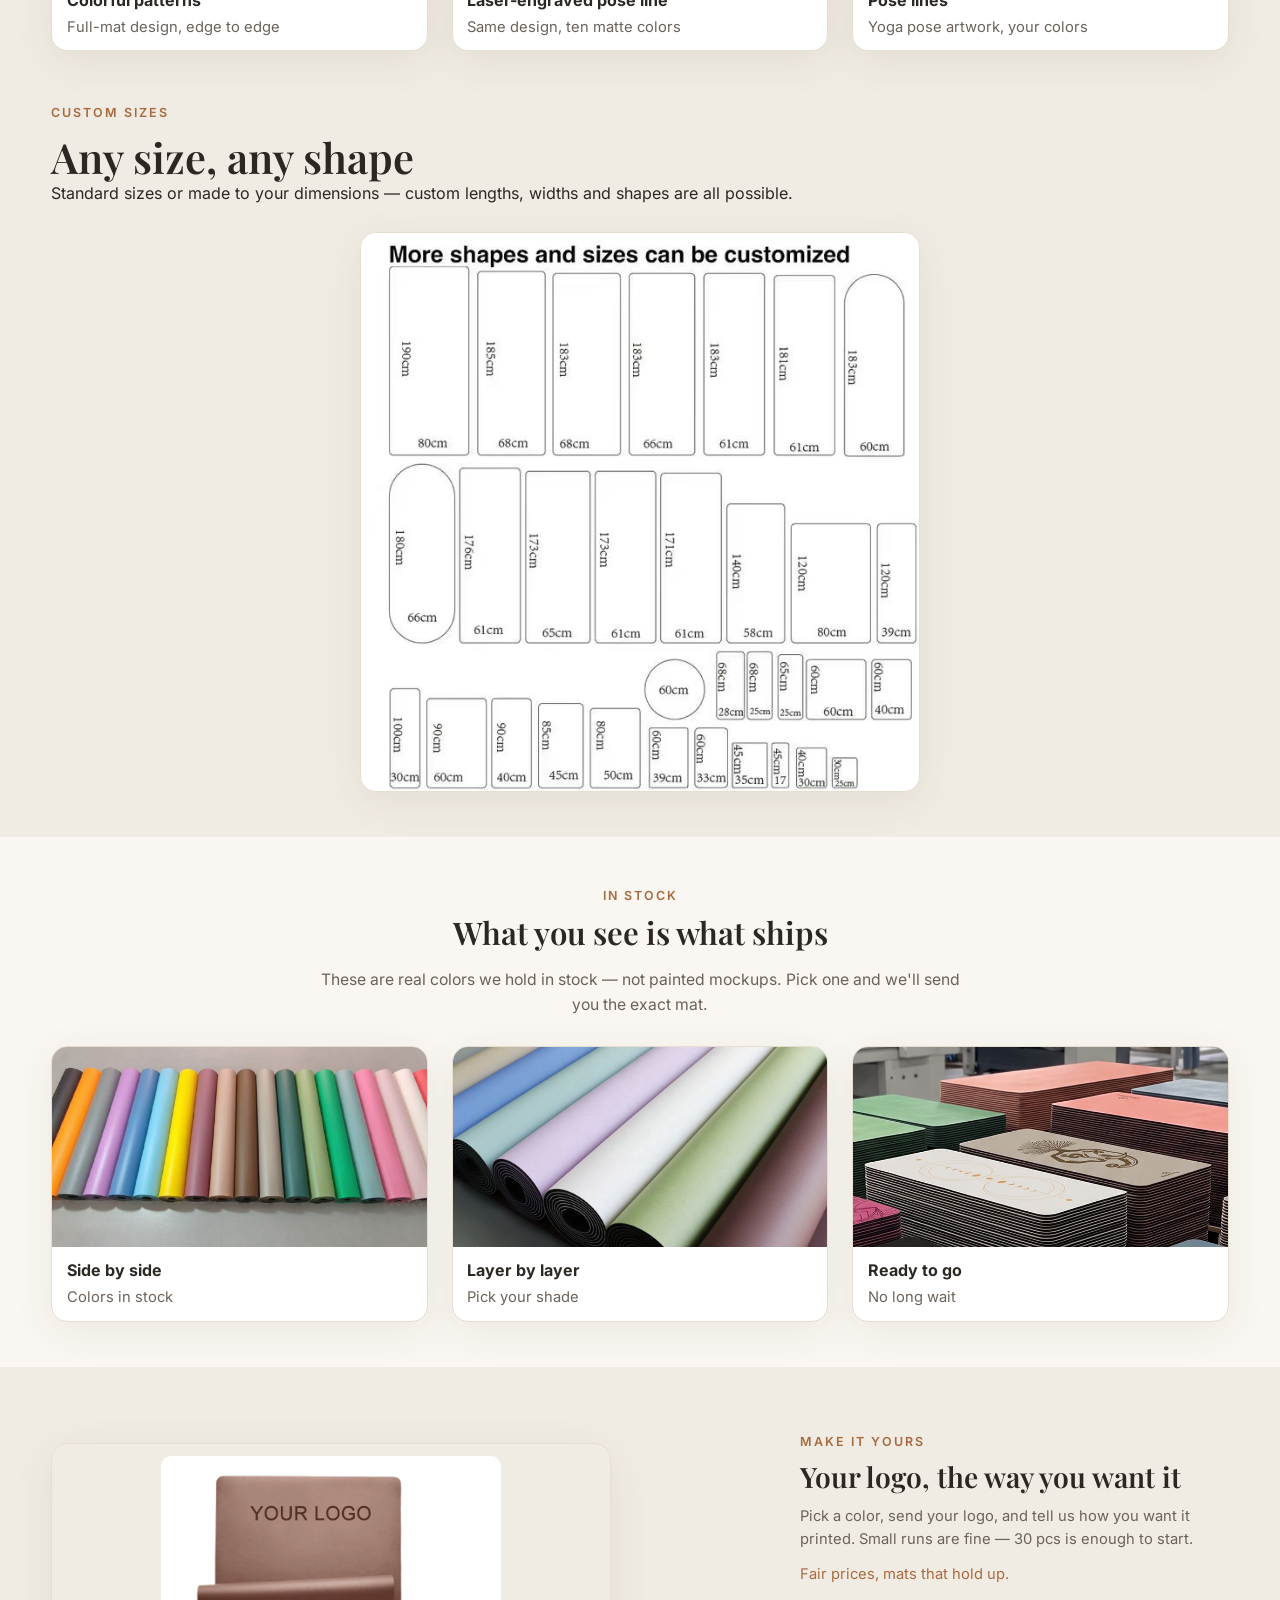
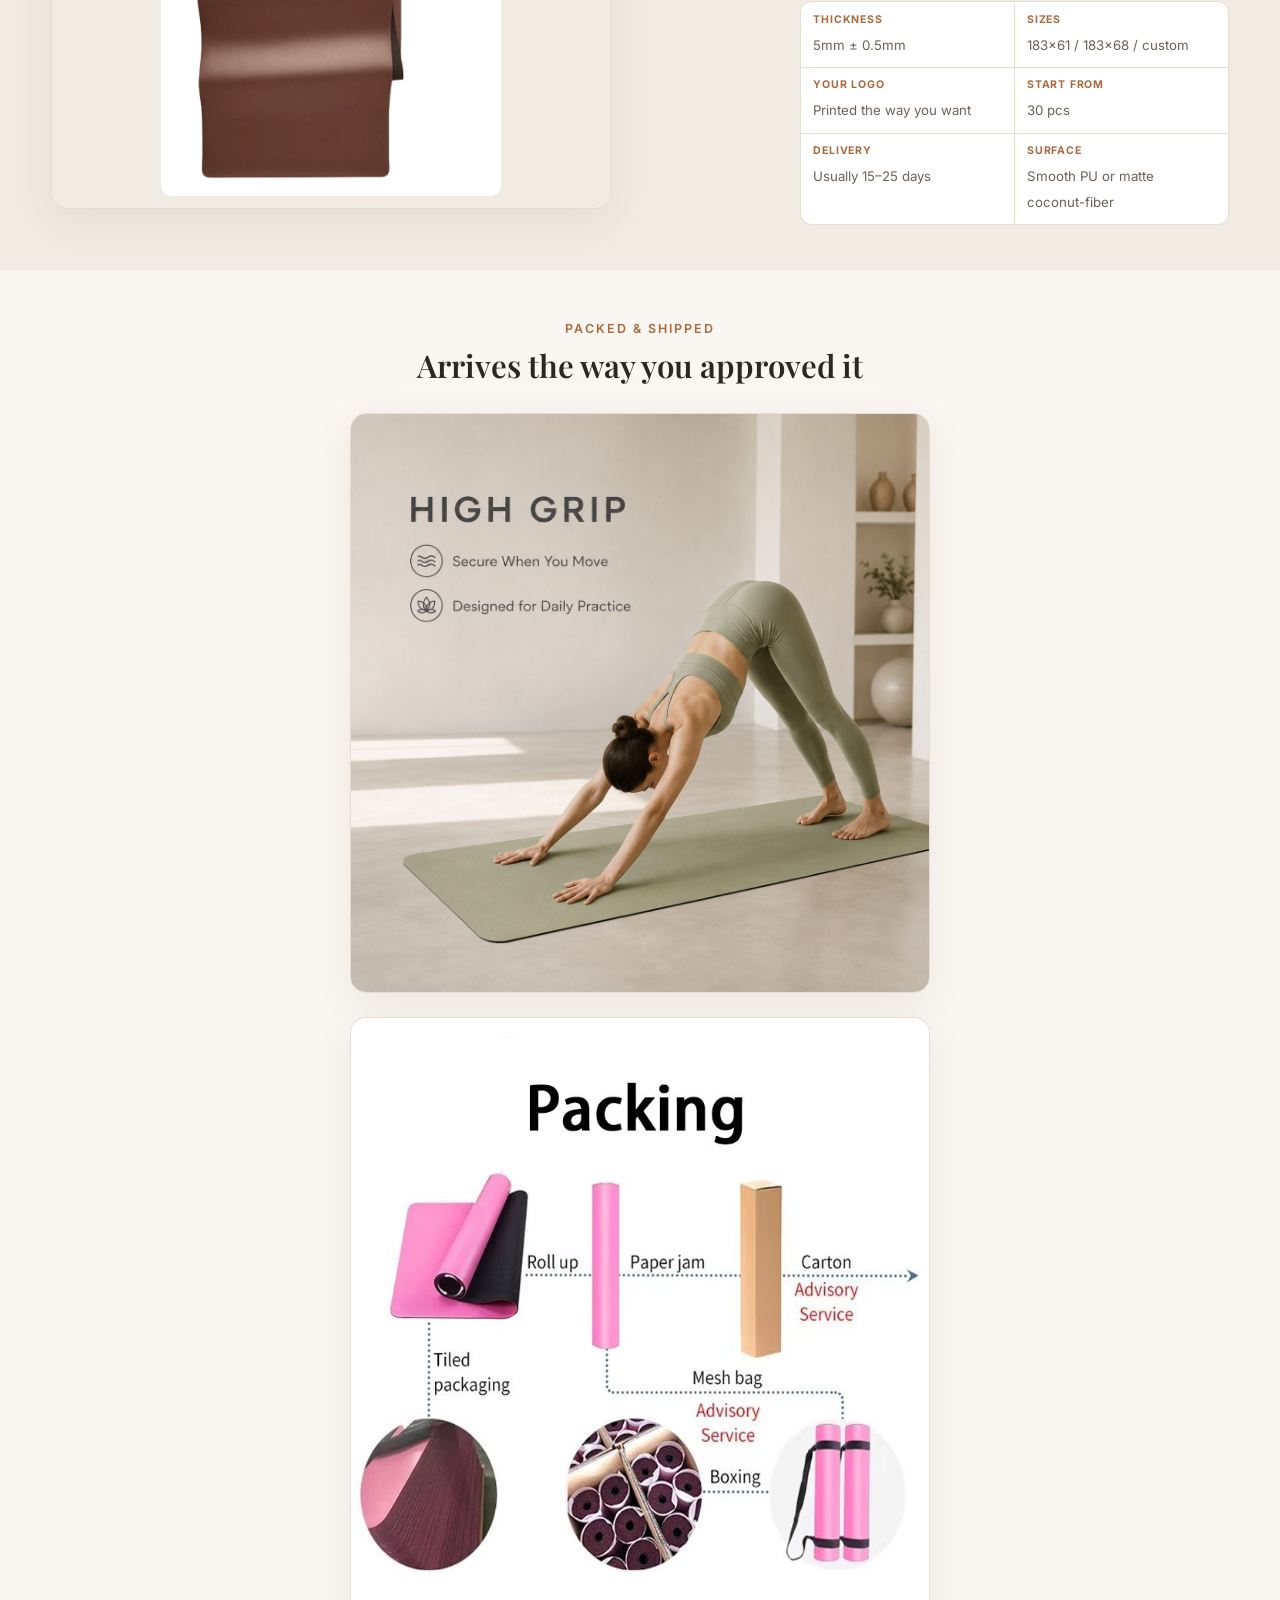
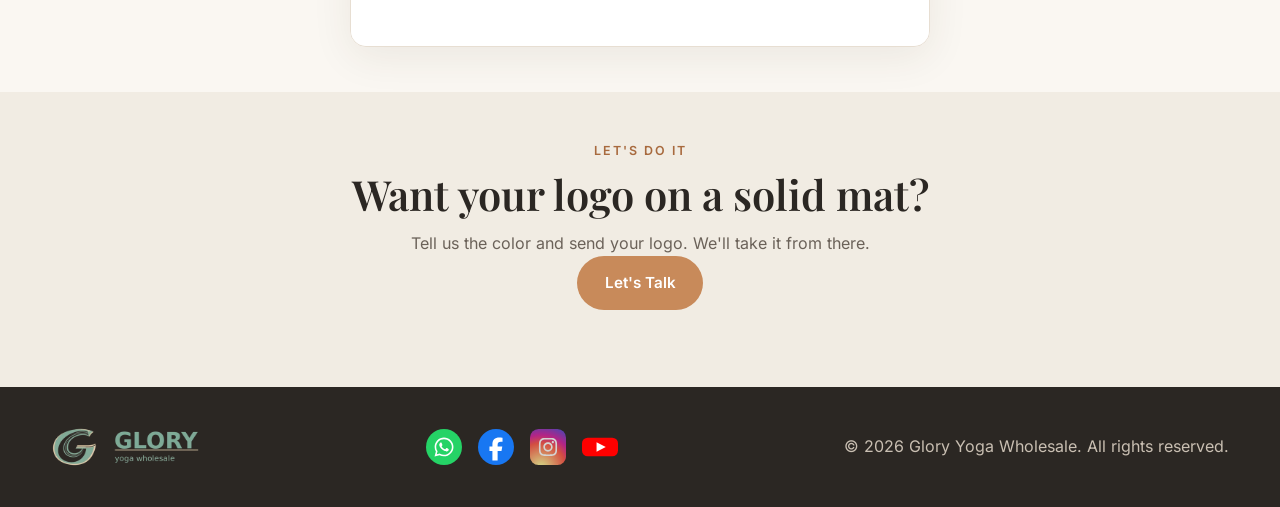
<file: solid.html>
<!DOCTYPE html>
<html lang="en">
<head>
  <meta charset="UTF-8" />
  <meta name="viewport" content="width=device-width, initial-scale=1.0" />
  <title>Solid Color PU Yoga Mats — Glory Yoga Wholesale</title>
  <meta name="description" content="Custom solid color PU yoga mats — printed, colorful, glossy, half-round and coconut-fiber. OEM / ODM manufacturing, low MOQ." />
<link rel="icon" type="image/svg+xml" href="images/brand/favicon.svg" />
<link rel="stylesheet" href="css/style.css" />
  <!-- SEO-BEGIN -->
  <link rel="canonical" href="https://david707qin.github.io/glory-yoga-wholesale/solid.html" />
  <meta property="og:type" content="website" />
  <meta property="og:site_name" content="Glory Yoga Wholesale" />
  <meta property="og:title" content="Solid Color PU Yoga Mats — Glory Yoga Wholesale" />
  <meta property="og:description" content="Custom solid color PU yoga mats — printed, colorful, glossy, half-round and coconut-fiber. OEM / ODM manufacturing, low MOQ." />
  <meta property="og:image" content="https://david707qin.github.io/glory-yoga-wholesale/images/solid-final/colorchart-28.jpg" />
  <meta property="og:url" content="https://david707qin.github.io/glory-yoga-wholesale/solid.html" />
  <meta name="twitter:card" content="summary_large_image" />
  <script type="application/ld+json">
{
  "@context": "https://schema.org",
  "@type": "Organization",
  "name": "Glory Yoga Wholesale",
  "url": "https://david707qin.github.io/glory-yoga-wholesale/",
  "logo": "https://david707qin.github.io/glory-yoga-wholesale/images/brand/glory-logo.jpg",
  "email": "gloryyogawholesale@gmail.com",
  "contactPoint": {
    "@type": "ContactPoint",
    "contactType": "customer service",
    "email": "gloryyogawholesale@gmail.com",
    "url": "https://wa.me/8615319949017",
    "availableLanguage": [
      "English",
      "Chinese"
    ]
  }
}
  </script>
  <!-- SEO-END -->
</head>
<body class="page-solid">

  <header class="navbar">
    <div class="container nav-inner">
      <a href="index.html" class="logo" aria-label="Glory Yoga Wholesale home"><img src="images/brand/glory-logo-nav.png" alt="Glory Yoga Wholesale" width="178" height="48" /></a>
      <nav class="nav-links" id="navLinks">
        <a href="index.html#home">Home</a>
        <a href="index.html#products">Products</a>
        <a href="multicolor.html">Multi-color</a>
        <a href="solid.html" class="active">Solid</a>
        <a href="foldable.html">Foldable</a>
        <a href="factory.html">Factory</a>
        <a href="index.html#contact">Contact</a>
      </nav>
      <div class="nav-actions">
        <a href="index.html#contact" class="btn btn-primary btn-sm">Let's Talk</a>
        <button class="nav-toggle" id="navToggle" aria-label="Menu">
          <span></span><span></span><span></span>
        </button>
      </div>
    </div>
  </header>

  <section class="page-hero">
    <div class="container">
      <span class="eyebrow">Solid Color Series</span>
      <h1>Pick a color. Add your logo. That's your mat.</h1>
      <p>Smooth PU or matte coconut-fiber — two finishes, one low minimum. Tell us the color and send your logo.</p>
    </div>
  </section>

  <!-- Colors -->
  <section class="section">
    <div class="container">
      <div class="product-intro">
        <span class="eyebrow">The Colors</span>
        <h2>Two finishes, plenty of colors</h2>
        <p>No color matching, no long sampling rounds. Pick a finish and a shade, then add your logo.</p>
      </div>
      <div class="pd-duo pd-colorcharts">
        <figure class="pd-card">
          <img src="images/solid-final/colorchart-28.jpg" alt="Smooth PU yoga mat color chart with 28 English color names" width="1000" height="1000" loading="lazy" />
          <figcaption><strong>Smooth PU</strong>28 ready colors</figcaption>
        </figure>
        <figure class="pd-card">
          <img src="images/solid-final/color-chart-en.jpg" alt="Matte coconut-fiber PU yoga mat color chart with 16 English color names" width="1070" height="1270" loading="lazy" />
          <figcaption><strong>Matte coconut-fiber</strong>16 ready colors</figcaption>
        </figure>
      </div>
    </div>
  </section>

  <!-- Two finishes -->
  <section class="section section-alt">
    <div class="container">
      <div class="product-intro">
        <span class="eyebrow">Two Finishes</span>
        <h2>Smooth or matte — your call</h2>
        <p>Same dependable mat, two different feels. Pick the surface that suits your customers.</p>
      </div>
      <div class="pd-duo">
        <figure class="pd-card">
          <img src="images/solid-final/rolls-closeup.jpg" alt="Smooth PU surface yoga mats in green, white and grey" width="1000" height="1000" loading="lazy" />
          <figcaption><strong>Smooth PU</strong>Clean surface, easy to wipe down</figcaption>
        </figure>
        <figure class="pd-card">
          <img src="images/solid-final/material-pu-rubber.jpg" alt="Matte coconut-fiber PU surface over a natural rubber base" width="1254" height="1254" loading="lazy" />
          <figcaption><strong>Matte coconut-fiber</strong>Fine texture with a steady grip</figcaption>
        </figure>
      </div>
    </div>
  </section>

  <!-- Details -->
  <section class="section">
    <div class="container">
      <div class="product-intro">
        <span class="eyebrow">The Details</span>
        <h2>Built to hold up</h2>
        <p>A grippy base, a surface that wipes clean, and a mat that stays put through practice.</p>
      </div>
      <div class="pd-poster">
        <img src="images/solid-final/mat-details.jpg" alt="Yoga mat detail showing anti-slip base, sweat absorption and durable surface" width="1434" height="1504" loading="lazy" />
      </div>
    </div>
  </section>

  <!-- Custom printing -->
  <section class="section section-alt">
    <div class="container">
      <div class="product-intro">
        <span class="eyebrow">Custom Printing</span>
        <h2>Colorful patterns &amp; pose lines</h2>
        <p>Colorful patterns, pose artwork, your text or logo — printed or laser-engraved, depending on the design. A small mark in one corner or a design across the whole mat. If you can draw it, we can put it on a mat.</p>
      </div>
      <div class="pd-grid pd-craft">
        <figure class="pd-card">
          <img src="images/solid-final/lifestyle-holding.jpg" alt="Gold-toned mandala artwork on a white yoga mat" width="3000" height="2250" loading="lazy" />
          <figcaption><strong>Colorful patterns</strong>Gold-toned mandala</figcaption>
        </figure>
        <figure class="pd-card">
          <img src="images/solid-final/custom-logo-colors.jpg" alt="Smooth yoga mats with laser-engraved studio logos" width="1429" height="1128" loading="lazy" />
          <figcaption><strong>Laser-engraved logo</strong>Your studio name on the smooth mat</figcaption>
        </figure>
        <figure class="pd-card">
          <img src="images/solid-final/custom-mandala-colors.jpg" alt="Colorful geometric mandala patterns printed on ten yoga mats" width="800" height="800" loading="lazy" />
          <figcaption><strong>Colorful patterns</strong>Bright, sharp artwork</figcaption>
        </figure>
        <figure class="pd-card">
          <img src="images/solid-final/custom-mandala-purple.jpg" alt="Full-mat mandala print on a purple yoga mat" width="1280" height="1708" loading="lazy" />
          <figcaption><strong>Colorful patterns</strong>Full-mat design, edge to edge</figcaption>
        </figure>
        <figure class="pd-card">
          <img src="images/solid-final/pattern-mandala-10.jpg" alt="Ten matte yoga mats laser engraved with the same pose-line alignment design in different colors" width="1142" height="1080" loading="lazy" />
          <figcaption><strong>Laser-engraved pose line</strong>Same design, ten matte colors</figcaption>
        </figure>
        <figure class="pd-card">
          <img src="images/solid-final/pattern-figure-10.jpg" alt="Illustrated yoga poses printed across ten solid color mats" width="1200" height="1055" loading="lazy" />
          <figcaption><strong>Pose lines</strong>Yoga pose artwork, your colors</figcaption>
        </figure>
      </div>

      <div class="custom-intro" style="margin-top:3rem;">
        <span class="eyebrow">Custom Sizes</span>
        <h2>Any size, any shape</h2>
        <p>Standard sizes or made to your dimensions — custom lengths, widths and shapes are all possible.</p>
      </div>
      <div class="pd-poster custom-sizes-poster">
        <img src="images/solid-final/custom-sizes.jpg" alt="Chart showing many custom yoga mat sizes and shapes" width="640" height="640" loading="lazy" />
      </div>
    </div>
  </section>

  <!-- In stock -->
  <section class="section">
    <div class="container">
      <div class="product-intro">
        <span class="eyebrow">In Stock</span>
        <h2>What you see is what ships</h2>
        <p>These are real colors we hold in stock — not painted mockups. Pick one and we'll send you the exact mat.</p>
      </div>
      <div class="pd-grid">
        <figure class="pd-card">
          <img src="images/solid-final/rolls-lineup.jpg" alt="Twenty-one solid color yoga mat rolls lined up in stock" width="1512" height="648" loading="lazy" />
          <figcaption><strong>Side by side</strong>Colors in stock</figcaption>
        </figure>
        <figure class="pd-card">
          <img src="images/solid-final/rolls-detail.jpg" alt="Close-up of matte PU yoga mat rolls stacked in layers" width="1000" height="1000" loading="lazy" />
          <figcaption><strong>Layer by layer</strong>Pick your shade</figcaption>
        </figure>
        <figure class="pd-card">
          <img src="images/solid-final/stock-pallet.jpg" alt="Pallets of solid color yoga mats stacked in the warehouse, ready to ship" width="1200" height="380" loading="lazy" />
          <figcaption><strong>Ready to go</strong>No long wait</figcaption>
        </figure>
      </div>
    </div>
  </section>

  <!-- Make it yours -->
  <section class="section section-alt">
    <div class="container">
      <div class="color-range-block">
        <div class="color-range-img">
          <img src="images/solid-final/custom-logo-brown.jpg" alt="Brown solid yoga mat with YOUR LOGO printed on it" width="800" height="800" loading="lazy" />
        </div>
        <div class="color-range-note">
          <span class="eyebrow">Make It Yours</span>
          <h2>Your logo, the way you want it</h2>
          <p>Pick a color, send your logo, and tell us how you want it printed. Small runs are fine — 30 pcs is enough to start.</p>
          <p class="muted">Fair prices, mats that hold up.</p>
          <div class="pd-specs">
            <div class="pd-spec"><strong>Thickness</strong><span>5mm ± 0.5mm</span></div>
            <div class="pd-spec"><strong>Sizes</strong><span>183×61 / 183×68 / custom</span></div>
            <div class="pd-spec"><strong>Your Logo</strong><span>Printed the way you want</span></div>
            <div class="pd-spec"><strong>Start From</strong><span>30 pcs</span></div>
            <div class="pd-spec"><strong>Delivery</strong><span>Usually 15–25 days</span></div>
            <div class="pd-spec"><strong>Surface</strong><span>Smooth PU or matte coconut-fiber</span></div>
          </div>
        </div>
      </div>
    </div>
  </section>

  <section class="section">
    <div class="container">
      <div class="product-intro">
        <span class="eyebrow">Packed &amp; Shipped</span>
        <h2>Arrives the way you approved it</h2>
      </div>
      <div class="pd-poster">
        <img src="images/solid-final/lifestyle-highgrip.jpg" alt="Yoga practice on a high-grip solid color mat" width="1254" height="1254" loading="lazy" />
      </div>
      <div class="pd-poster" style="margin-top:1.5rem;">
        <img src="images/solid-final/packing-guide.jpg" alt="Packing guide showing foam sheet, paper, mat, carton and strapping" width="750" height="815" loading="lazy" />
      </div>
    </div>
  </section>

  <section class="section section-alt">
    <div class="container section-head">
      <span class="eyebrow">Let's Do It</span>
      <h2>Want your logo on a solid mat?</h2>
      <p>Tell us the color and send your logo. We'll take it from there.</p>
      <a href="index.html#contact" class="btn btn-primary">Let's Talk</a>
    </div>
  </section>

  <footer class="footer">
    <div class="container footer-inner">
      <div class="logo logo-light"><img src="[data-uri]" alt="Glory Yoga Wholesale" width="148" height="40" /></div>
      <div class="social-links">
        <a href="https://wa.me/8615319949017" target="_blank" rel="noopener" aria-label="WhatsApp" title="WhatsApp">
          <svg viewBox="0 0 40 40" width="36" height="36" role="img" aria-label="WhatsApp"><circle cx="20" cy="20" r="20" fill="#25D366"/><g transform="translate(9.500 8.000) scale(0.04688)"><path d="M380.9 97.1C339 55.1 283.2 32 223.9 32c-122.4 0-222 99.6-222 222 0 39.1 10.2 77.3 29.6 111L0 480l117.7-30.9c32.4 17.7 68.9 27 106.1 27h.1c122.3 0 224.1-99.6 224.1-222 0-59.3-25.2-115-67.1-157zm-157 341.6c-33.2 0-65.7-8.9-94-25.7l-6.7-4-69.8 18.3L72 359.2l-4.4-7c-18.5-29.4-28.2-63.3-28.2-98.2 0-101.7 82.8-184.5 184.6-184.5 49.3 0 95.6 19.2 130.4 54.1 34.8 34.9 56.2 81.2 56.1 130.5 0 101.8-84.9 184.6-186.6 184.6zm101.2-138.2c-5.5-2.8-32.8-16.2-37.9-18-5.1-1.9-8.8-2.8-12.5 2.8-3.7 5.6-14.3 18-17.6 21.8-3.2 3.7-6.5 4.2-12 1.4-32.6-16.3-54-29.1-75.5-66-5.7-9.8 5.7-9.1 16.3-30.3 1.8-3.7.9-6.9-.5-9.7-1.4-2.8-12.5-30.1-17.1-41.2-4.5-10.8-9.1-9.3-12.5-9.5-3.2-.2-6.9-.2-10.6-.2-3.7 0-9.7 1.4-14.8 6.9-5.1 5.6-19.4 19-19.4 46.3 0 27.3 19.9 53.7 22.6 57.4 2.8 3.7 39.1 59.7 94.8 83.8 35.2 15.2 49 16.5 66.6 13.9 10.7-1.6 32.8-13.4 37.4-26.4 4.6-13 4.6-24.1 3.2-26.4-1.3-2.5-5-3.9-10.5-6.6z" fill="#fff"/></g></svg>
        </a>
        <a href="https://www.facebook.com/GloryYogaWholesale/" target="_blank" rel="noopener" aria-label="Facebook" title="Facebook">
          <svg viewBox="0 0 40 40" width="36" height="36" role="img" aria-label="Facebook"><circle cx="20" cy="20" r="20" fill="#1877F2"/><g transform="translate(12.031 9.450) scale(0.04980)"><path d="M80 299.3V512H196V299.3h86.5l18-97.8H196V166.9c0-51.7 20.3-71.5 72.7-71.5c16.3 0 29.4 .4 37 1.2V7.9C291.4 4 256.4 0 236.2 0C129.3 0 80 50.5 80 159.4v42.1H14v97.8H80z" fill="#fff"/></g></svg>
        </a>
        <span aria-label="Instagram" title="Instagram account coming soon">
          <svg viewBox="0 0 40 40" width="36" height="36" role="img" aria-label="Instagram"><defs><radialGradient id="igGrad" cx="30%" cy="107%" r="150%"><stop offset="0" stop-color="#FDF497"/><stop offset=".05" stop-color="#FDF497"/><stop offset=".45" stop-color="#FD5949"/><stop offset=".6" stop-color="#D6249F"/><stop offset=".9" stop-color="#285AEB"/></radialGradient></defs><rect width="40" height="40" rx="9.5" fill="url(#igGrad)"/><g transform="translate(9.938 8.500) scale(0.04492)"><path d="M224.1 141c-63.6 0-114.9 51.3-114.9 114.9s51.3 114.9 114.9 114.9S339 319.5 339 255.9 287.7 141 224.1 141zm0 189.6c-41.1 0-74.7-33.5-74.7-74.7s33.5-74.7 74.7-74.7 74.7 33.5 74.7 74.7-33.6 74.7-74.7 74.7zm146.4-194.3c0 14.9-12 26.8-26.8 26.8-14.9 0-26.8-12-26.8-26.8s12-26.8 26.8-26.8 26.8 12 26.8 26.8zm76.1 27.2c-1.7-35.9-9.9-67.7-36.2-93.9-26.2-26.2-58-34.4-93.9-36.2-37-2.1-147.9-2.1-184.9 0-35.8 1.7-67.6 9.9-93.9 36.1s-34.4 58-36.2 93.9c-2.1 37-2.1 147.9 0 184.9 1.7 35.9 9.9 67.7 36.2 93.9s58 34.4 93.9 36.2c37 2.1 147.9 2.1 184.9 0 35.9-1.7 67.7-9.9 93.9-36.2 26.2-26.2 34.4-58 36.2-93.9 2.1-37 2.1-147.8 0-184.8zM398.8 388c-7.8 19.6-22.9 34.7-42.6 42.6-29.5 11.7-99.5 9-132.1 9s-102.7 2.6-132.1-9c-19.6-7.8-34.7-22.9-42.6-42.6-11.7-29.5-9-99.5-9-132.1s-2.6-102.7 9-132.1c7.8-19.6 22.9-34.7 42.6-42.6 29.5-11.7 99.5-9 132.1-9s102.7-2.6 132.1 9c19.6 7.8 34.7 22.9 42.6 42.6 11.7 29.5 9 99.5 9 132.1s2.7 102.7-9 132.1z" fill="#fff"/></g></svg>
        </span>
        <a href="https://www.youtube.com/@GLORYyogawholesale" target="_blank" rel="noopener" aria-label="YouTube" title="YouTube">
          <svg viewBox="0 0 40 40" width="36" height="36" role="img" aria-label="YouTube"><rect y="9.6" width="40" height="20.8" rx="6.4" fill="#FF0000"/><path d="M16.2 14.6 L26.4 20 L16.2 25.4 Z" fill="#fff"/></svg>
        </a>
      </div>
      <p>© <span id="year"></span> Glory Yoga Wholesale. All rights reserved.</p>
    </div>
  </footer>

  <script src="js/main.js"></script>
</body>
</html>
</file>
<file: css/style.css>
/* Self-hosted variable fonts: removes the 7s render-blocking request to Google Fonts */
@font-face {
  font-family: 'Playfair Display';
  font-style: normal;
  font-weight: 400 900;
  font-display: swap;
  src: url('../fonts/playfair-display-var.woff2') format('woff2');
}
@font-face {
  font-family: 'Inter';
  font-style: normal;
  font-weight: 100 900;
  font-display: swap;
  src: url('../fonts/inter-var.woff2') format('woff2');
}

:root {
  --bg: #faf7f2;
  --bg-alt: #f1ece3;
  --card: #ffffff;
  --ink: #2b2723;
  --ink-soft: #6b6259;
  --brand: #c88a5a;
  --brand-dark: #a86a3e;
  --brand-soft: #f3e4d6;
  --line: #e7ded2;
  --wa: #25d366;
  --wa-dark: #1eb957;
  --radius: 16px;
  --shadow: 0 10px 40px rgba(60, 45, 30, 0.08);
}

* { margin: 0; padding: 0; box-sizing: border-box; }

html { scroll-behavior: smooth; }
section[id] { scroll-margin-top: 90px; }

body {
  font-family: 'Inter', system-ui, -apple-system, sans-serif;
  color: var(--ink);
  background: var(--bg);
  line-height: 1.6;
  -webkit-font-smoothing: antialiased;
}

h1, h2, h3 { font-family: 'Playfair Display', Georgia, serif; font-weight: 600; line-height: 1.15; }
h1 { font-size: clamp(2.4rem, 5vw, 4rem); letter-spacing: -0.5px; }
h2 { font-size: clamp(1.8rem, 3.5vw, 2.6rem); }
h3 { font-size: 1.25rem; }

a { color: inherit; text-decoration: none; }
img { max-width: 100%; display: block; }

.container { width: min(1180px, 92%); margin: 0 auto; }

.eyebrow {
  display: inline-block;
  text-transform: uppercase;
  letter-spacing: 2px;
  font-size: 0.78rem;
  font-weight: 600;
  color: var(--brand-dark);
  margin-bottom: 0.6rem;
}

/* ===== Navbar ===== */
.navbar {
  position: sticky; top: 0; z-index: 50;
  background: rgba(250, 247, 242, 0.9);
  backdrop-filter: blur(10px);
  border-bottom: 1px solid var(--line);
}
.nav-inner { display: flex; align-items: center; justify-content: space-between; height: 68px; }
.logo { display: inline-flex; align-items: center; }
.logo img { display: block; height: 48px; width: auto; }
.logo span { color: var(--brand); }
.logo-light img { height: 40px; }
@media (max-width: 620px) { .logo img { height: 36px; } .logo-light img { height: 32px; } .social-links { gap: 0.8rem; } }
.nav-links { display: flex; gap: 2rem; }
.nav-links a { font-size: 0.95rem; color: var(--ink-soft); font-weight: 500; transition: color .2s; }
.nav-links a:hover { color: var(--brand-dark); }
.nav-links a.active { color: var(--brand-dark); font-weight: 700; }
.nav-actions { display: flex; align-items: center; gap: 0.8rem; }
.nav-toggle { display: none; background: none; border: none; cursor: pointer; flex-direction: column; gap: 5px; padding: 4px; }
.nav-toggle span { width: 24px; height: 2px; background: var(--ink); }

/* ===== Buttons ===== */
.btn {
  display: inline-flex; align-items: center; justify-content: center;
  padding: 0.8rem 1.6rem; border-radius: 999px;
  font-weight: 600; font-size: 0.95rem;
  border: 2px solid transparent; cursor: pointer;
  transition: transform .15s, background .2s, color .2s, border-color .2s;
}
.btn:hover { transform: translateY(-2px); }
.btn-primary { background: var(--brand); color: #fff; }
.btn-primary:hover { background: var(--brand-dark); }
.btn-ghost { border-color: var(--ink); color: var(--ink); background: transparent; }
.btn-ghost:hover { background: var(--ink); color: #fff; }
.btn-whatsapp { background: var(--wa); color: #fff; }
.btn-whatsapp:hover { background: var(--wa-dark); }
.btn-sm { padding: 0.5rem 1.1rem; font-size: 0.85rem; }
.btn-block { width: 100%; }

/* ===== Hero ===== */
.hero { padding: 3rem 0 4rem; overflow: hidden; }
.hero-inner { display: grid; grid-template-columns: 1.25fr 0.75fr; grid-template-rows: auto auto; gap: 0 3rem; align-items: start; }
.hero-text { grid-column: 1; grid-row: 1; }
.hero-stats { grid-column: 1; grid-row: 2; }
.hero-visual { grid-column: 2; grid-row: 1 / 3; align-self: center; }
.hero-text h1 em { color: var(--brand); font-style: italic; }
.hero-sub { margin: 1.4rem 0 2rem; color: var(--ink-soft); font-size: 1.1rem; max-width: 34rem; }
.hero-cta { display: flex; gap: 1rem; flex-wrap: wrap; }
.hero-stats { display: flex; gap: 2.5rem; margin-top: 3rem; }
.stat strong { display: block; font-family: 'Playfair Display', serif; font-size: 2rem; color: var(--brand-dark); }
.stat span { font-size: 0.85rem; color: var(--ink-soft); }
.hero-card { position: relative; background: var(--card); border-radius: var(--radius); padding: 1.6rem; box-shadow: var(--shadow); max-width: 460px; }
.hero-figure { position: relative; border-radius: 10px; overflow: hidden; }
.hero-figure img { width: 100%; aspect-ratio: 1 / 1; object-fit: cover; display: block; }


/* ===== Sections ===== */
.section { padding: 5rem 0; }
.section-alt { background: var(--bg-alt); }
.section-head { text-align: center; max-width: 40rem; margin: 0 auto 3rem; }
.section-head p { color: var(--ink-soft); margin-top: 0.8rem; }

.grid { display: grid; gap: 1.5rem; }
.grid-3 { grid-template-columns: repeat(3, 1fr); }
.grid-4 { grid-template-columns: repeat(4, 1fr); }

.card { background: var(--card); border-radius: var(--radius); padding: 1.8rem; box-shadow: var(--shadow); border: 1px solid var(--line); }
.card-img { background: var(--bg-alt); border-radius: 10px; padding: 0.5rem; margin-bottom: 1.2rem; }
.card-img img { height: 320px; width: 100%; object-fit: cover; border-radius: 8px; }
.card-img-duo { display: grid; grid-template-columns: 1fr 1fr; gap: 0.6rem; }
.card-img-duo img { height: 320px; }
.product-card h3 { margin-bottom: 0.5rem; }
.product-card p { color: var(--ink-soft); font-size: 0.95rem; }
.card-link { display: block; transition: transform .2s, box-shadow .2s; }
.card-link:hover { transform: translateY(-4px); box-shadow: 0 16px 48px rgba(60, 45, 30, 0.14); }
.link-arrow { color: var(--brand-dark); font-weight: 600; }
.mini-card h3 { margin-bottom: 0.5rem; font-size: 1.1rem; }
.mini-card p { color: var(--ink-soft); font-size: 0.9rem; }

/* ===== Testimonials ===== */
.testimonial .quote { font-style: italic; color: var(--ink); margin-bottom: 1.4rem; font-size: 1.02rem; }
.t-author strong { display: block; font-size: 0.95rem; }
.t-author span { color: var(--ink-soft); font-size: 0.85rem; }

/* ===== Steps ===== */
.steps { display: grid; grid-template-columns: repeat(4, 1fr); gap: 1.5rem; margin-bottom: 3rem; }
.step { position: relative; padding: 1.5rem; background: var(--card); border-radius: var(--radius); box-shadow: var(--shadow); }
.step-num { font-family: 'Playfair Display', serif; font-size: 2rem; color: var(--brand-soft); font-weight: 700; margin-bottom: 0.5rem; }
.step h3 { font-size: 1.1rem; margin-bottom: 0.5rem; }
.step p { color: var(--ink-soft); font-size: 0.9rem; }

.specs { display: grid; grid-template-columns: repeat(3, 1fr); gap: 1px; background: var(--line); border-radius: var(--radius); overflow: hidden; }
.spec { background: var(--card); padding: 1.2rem 1.5rem; display: flex; flex-direction: column; gap: 0.2rem; }
.spec strong { font-size: 0.85rem; color: var(--brand-dark); text-transform: uppercase; letter-spacing: 1px; }
.spec span { color: var(--ink-soft); }
.specs-note { margin-top: 1.1rem; font-size: 0.88rem; line-height: 1.75; color: var(--ink-soft); text-align: center; }

/* ===== Contact ===== */
.contact-wrap { display: grid; grid-template-columns: 1.4fr 0.8fr; gap: 2rem; align-items: start; }
.contact-form { background: var(--card); padding: 2rem; border-radius: var(--radius); box-shadow: var(--shadow); display: flex; flex-direction: column; gap: 1rem; }
.form-row { display: grid; grid-template-columns: 1fr 1fr; gap: 1rem; }
.contact-form input, .contact-form textarea {
  width: 100%; padding: 0.85rem 1rem; border: 1.5px solid var(--line);
  border-radius: 10px; font-family: inherit; font-size: 0.95rem; color: var(--ink);
  background: var(--bg); transition: border-color .2s;
}
.contact-form input:focus, .contact-form textarea:focus { outline: none; border-color: var(--brand); }
.form-note { text-align: center; color: var(--ink-soft); font-size: 0.9rem; margin-top: 0.5rem; }
.direct-links { display: flex; gap: 1rem; }
.direct-links .btn { flex: 1; }

.contact-info { background: var(--ink); color: #f5efe6; border-radius: var(--radius); padding: 2rem; }
.contact-info h3 { margin-bottom: 1.2rem; color: #fff; }
.contact-info ul { list-style: none; display: flex; flex-direction: column; gap: 1rem; }
.contact-info li { font-size: 0.95rem; }
.contact-info a { color: var(--brand); font-weight: 600; }
.contact-info strong { display: block; font-size: 0.8rem; text-transform: uppercase; letter-spacing: 1px; color: #b8ac9c; margin-bottom: 0.2rem; }
/* 桌面 v2：横排信息带在上 + 居中表单在下（与 v1 左右两栏完全不同的风格） */
@media (min-width: 901px) {
  .contact-wrap { grid-template-columns: 1fr; justify-items: center; gap: 2.5rem; }
  .contact-info {
    order: 1; width: 100%; max-width: 780px;
    background: transparent; color: var(--ink);
    border-radius: 0; padding: 0;
  }
  .contact-info h3 { color: var(--ink); font-size: 1.6rem; text-align: center; margin-bottom: 1.5rem; }
  .contact-info ul {
    flex-direction: row; gap: 0;
    border-top: 1px solid var(--line); border-bottom: 1px solid var(--line);
    padding: 1.6rem 0;
  }
  .contact-info li {
    flex: 1; text-align: center; padding: 0 1rem;
    border-right: 1px solid var(--line);
  }
  .contact-info li:last-child { border-right: 0; }
  .contact-info strong { color: var(--brand-dark); }
  .contact-info a { font-size: 1.05rem; }
  .contact-form { order: 2; width: 100%; max-width: 780px; }
}

/* ===== Page hero (sub-pages) ===== */
.page-hero { padding: 4rem 0 3rem; text-align: center; background: var(--bg-alt); }
.page-hero h1 { margin-bottom: 1rem; }
.page-hero p { color: var(--ink-soft); max-width: 42rem; margin: 0 auto; font-size: 1.1rem; }

.sub-head { margin-bottom: 2rem; }
.sub-head h2 { margin-bottom: 0.4rem; }
.sub-head p { color: var(--ink-soft); }

.gallery { display: grid; grid-template-columns: repeat(3, 1fr); gap: 1.5rem; }
.gallery-item { background: var(--card); border-radius: var(--radius); padding: 0.5rem; box-shadow: var(--shadow); border: 1px solid var(--line); }
.gallery-item img { width: 100%; height: 260px; object-fit: cover; border-radius: 10px; }
/* Logo mosaic wall — one continuous 6-col grid, studio scenes first & last */
.logo-mosaic { width: 100%; max-width: 780px; margin: 0 auto; }
.m-grid { display: grid; grid-template-columns: repeat(8, 1fr); grid-auto-flow: row dense; gap: .4rem; }
.m-item { position: relative; margin: 0; overflow: hidden; background: var(--bg-alt); border-radius: 8px; aspect-ratio: 1 / 1; }
.m-item img { width: 100%; height: 100%; object-fit: cover; display: block; transition: transform .5s ease; }
.m-item:hover img { transform: scale(1.08); }
.m-item.m-wide { grid-column: span 2; aspect-ratio: 2 / 1; }
.m-item.m-tall { grid-row: span 2; aspect-ratio: 1 / 2; }
.m-item.m-big { grid-column: span 2; grid-row: span 2; aspect-ratio: 1 / 1; }
.logo-cta { text-align: center; margin-top: 2.5rem; }
.logo-cta p { font-family: 'Playfair Display', serif; font-size: 1.5rem; color: var(--ink); margin-bottom: 1.2rem; }
@media (max-width: 900px) {
  .m-grid { grid-template-columns: repeat(4, 1fr); }
}
@media (max-width: 620px) {
  /* 手机端马赛克布局统一放在下方 masonry 区块处理 */
}
@media (max-width: 900px) { .gallery { grid-template-columns: repeat(2, 1fr); } }
@media (max-width: 620px) { .gallery { grid-template-columns: 1fr; } }

/* ===== 色卡展示区 ===== */
.color-range-block { display: grid; grid-template-columns: 1.15fr 1fr; gap: 3rem; align-items: center; margin-top: 1rem; }
.color-range-img { background: var(--bg-alt); border-radius: var(--radius); box-shadow: var(--shadow); border: 1px solid var(--line); overflow: hidden; padding: 0.75rem; }
.color-range-img img { width: 100%; display: block; border-radius: 10px; }
.color-range-note h3 { font-size: 1.6rem; margin-bottom: 1rem; }
.color-range-note p { color: var(--ink-soft); margin-bottom: 1rem; }
.color-range-note .muted { font-size: 0.9rem; color: var(--brand-dark); }
@media (max-width: 900px) { .color-range-block { grid-template-columns: 1fr; gap: 1.5rem; } }

/* ===== 竖版色卡图（纯色页） ===== */
.chart-block { display: grid; grid-template-columns: 0.9fr 1.1fr; gap: 3rem; align-items: center; margin-top: 1rem; }
.chart-block .chart-img {
  background: var(--bg-alt); border-radius: var(--radius); box-shadow: var(--shadow);
  border: 1px solid var(--line); overflow: hidden; display: flex; justify-content: center; padding: 0.75rem;
}
.chart-block .chart-img img { height: 560px; width: auto; max-width: 100%; object-fit: contain; display: block; border-radius: 10px; }
.chart-note h3 { font-size: 1.6rem; margin-bottom: 1rem; }
.chart-note p { color: var(--ink-soft); margin-bottom: 1rem; }
.chart-note .muted { font-size: 0.9rem; color: var(--brand-dark); }
@media (max-width: 900px) {
  .chart-block { grid-template-columns: 1fr; gap: 1.5rem; }
  .chart-block .chart-img img { height: auto; width: 100%; }
}

/* 子类特性卡片（纯色页 5 子类） */
.subtype-grid { display: grid; grid-template-columns: repeat(5, 1fr); gap: 1rem; margin-top: 1rem; }
.subtype-card {
  background: var(--card); border-radius: var(--radius); padding: 1.4rem 1.2rem;
  box-shadow: var(--shadow); border: 1px solid var(--line); text-align: center;
  transition: transform .2s, box-shadow .2s;
}
.subtype-card:hover { transform: translateY(-4px); box-shadow: 0 16px 48px rgba(60,45,30,0.14); }
.subtype-card h3 { font-size: 1.05rem; margin-bottom: 0.5rem; }
.subtype-card p { color: var(--ink-soft); font-size: 0.85rem; }
@media (max-width: 900px) { .subtype-grid { grid-template-columns: repeat(2, 1fr); } }
@media (max-width: 560px) { .subtype-grid { grid-template-columns: 1fr; } }

/* ===== 多卷陈列横幅 ===== */
.rolls-band { margin-top: 4rem; }
.rolls-band-grid { display: grid; grid-template-columns: 1fr 1fr; gap: 1.2rem; }
.rolls-band-grid .roll-card {
  border-radius: var(--radius); overflow: hidden; position: relative;
  background: var(--bg-alt); box-shadow: var(--shadow); border: 1px solid var(--line); padding: 0.75rem;
}
.rolls-band-grid .roll-card img { width: 100%; height: 340px; object-fit: cover; display: block; border-radius: 10px; transition: transform .5s ease; }
.rolls-band-grid .roll-card:hover img { transform: scale(1.03); }
.roll-card .roll-caption {
  position: absolute; left: 1.75rem; bottom: 1.75rem; background: rgba(43,39,35,0.78);
  color: #fff; font-size: 0.82rem; padding: 0.35rem 0.8rem; border-radius: 999px;
  letter-spacing: 0.5px; backdrop-filter: blur(4px);
}
@media (max-width: 720px) {
  .rolls-band-grid { grid-template-columns: 1fr; }
  .rolls-band-grid .roll-card img { height: 260px; }
}

/* ===== 统一规整产品网格：所有图同尺寸，滑动节奏一致 ===== */
.gallery-uniform { display: grid; grid-template-columns: 1fr 1fr; gap: 1.4rem; }
.gallery-uniform .g-item {
  border-radius: var(--radius); overflow: hidden; position: relative;
  background: var(--bg-alt); box-shadow: var(--shadow); border: 1px solid var(--line);
}
.gallery-uniform .g-item img { width: 100%; height: 100%; object-fit: cover; display: block; aspect-ratio: 4/3; transition: transform .5s ease; }
.gallery-uniform .g-item:hover img { transform: scale(1.04); }
.gallery-uniform .g-item .g-caption {
  position: absolute; left: 1.1rem; bottom: 1.1rem; background: rgba(43,39,35,0.78);
  color: #fff; font-size: 0.82rem; padding: 0.35rem 0.8rem; border-radius: 999px;
  letter-spacing: 0.5px; backdrop-filter: blur(4px);
}
.gallery-uniform.cols-3 { grid-template-columns: repeat(3, 1fr); }
@media (max-width: 900px) {
  .gallery-uniform { grid-template-columns: 1fr 1fr; }
  .gallery-uniform.cols-3 { grid-template-columns: 1fr 1fr; }
}
@media (max-width: 620px) {
  .gallery-uniform, .gallery-uniform.cols-3 { grid-template-columns: 1fr; }
}

/* ===== 产品详情页：杂志式错落布局 ===== */
.product-intro { max-width: 40rem; margin: 0 auto 3.5rem; text-align: center; }
.product-intro h2 { margin-bottom: 1rem; }
.product-intro p { color: var(--ink-soft); font-size: 1.05rem; }

/* 错落网格：12 列，图片大小不一 */
.mosaic { display: grid; grid-template-columns: repeat(12, 1fr); grid-auto-rows: 180px; gap: 1.2rem; }
.mosaic .tile { border-radius: var(--radius); overflow: hidden; position: relative; background: var(--bg-alt); box-shadow: var(--shadow); border: 1px solid var(--line); padding: 0.75rem; }
.mosaic .tile img { width: 100%; height: 100%; object-fit: cover; display: block; border-radius: 10px; transition: transform .5s ease; }
.mosaic .tile:hover img { transform: scale(1.04); }
.mosaic .tile .tile-caption { position: absolute; left: 1.75rem; bottom: 1.75rem; background: rgba(43,39,35,0.78); color: #fff; font-size: 0.82rem; padding: 0.35rem 0.8rem; border-radius: 999px; letter-spacing: 0.5px; backdrop-filter: blur(4px); }

/* 各 tile 占位（错落） */
.tile-tall { grid-column: span 5; grid-row: span 3; }
.tile-mid { grid-column: span 4; grid-row: span 2; }
.tile-wide { grid-column: span 7; grid-row: span 2; }
.tile-square { grid-column: span 3; grid-row: span 2; }

/* 中间穿插文案块 */
.mosaic-note { grid-column: span 12; grid-row: span 1; display: flex; align-items: center; justify-content: center; text-align: center; padding: 0 2rem; }
.mosaic-note p { color: var(--ink-soft); font-size: 1.1rem; max-width: 36rem; }
.mosaic-note em { font-family: 'Playfair Display', serif; color: var(--brand-dark); font-size: 1.3rem; }

@media (max-width: 900px) {
  .mosaic { grid-auto-rows: 140px; gap: 0.9rem; }
  .tile-tall, .tile-mid, .tile-wide, .tile-square { grid-column: span 12; grid-row: span 2; }
  .mosaic-note { grid-column: span 12; }
}

/* ===== Footer ===== */
.footer { background: var(--ink); color: #c9bfb2; padding: 2.5rem 0; }
.footer-inner { display: flex; justify-content: space-between; align-items: center; flex-wrap: wrap; gap: 1rem; }
.logo-light { color: #fff; }
.logo-light span { color: var(--brand); }

.social-links { display: flex; gap: 1rem; align-items: center; }
.social-links a,
.social-links span { display: inline-flex; transition: transform .15s, opacity .2s; }
.social-links img, .social-links svg { display: block; width: 36px; height: 36px; }
.social-links a:hover { transform: translateY(-2px); }
.social-links span { opacity: .8; cursor: default; }
.social-links span:hover { opacity: 1; }

/* ===== Responsive ===== */
@media (max-width: 900px) {
  .hero-inner { grid-template-columns: 1fr; grid-template-rows: auto; gap: 0; }
  .hero-text, .hero-stats, .hero-visual { grid-column: 1; grid-row: auto; }
  .hero-visual { margin-top: 2rem; }
  .hero-card { margin-inline: auto; }
  .hero-stats { margin-top: 2.5rem; }
  .grid-3, .grid-4, .steps { grid-template-columns: repeat(2, 1fr); }
  .specs { grid-template-columns: repeat(2, 1fr); }
  .contact-wrap { grid-template-columns: 1fr; }
  /* 导航项多，平板尺寸也收进汉堡菜单，避免挤压断行 */
  .nav-links {
    display: none; position: absolute; top: 68px; left: 0; right: 0;
    flex-direction: column; background: var(--bg); padding: 1.5rem; gap: 1.2rem;
    border-bottom: 1px solid var(--line);
  }
  .nav-links.open { display: flex; }
  .nav-toggle { display: flex; }
}
@media (max-width: 620px) {
  .grid-3, .grid-4, .steps, .specs, .form-row { grid-template-columns: 1fr; }
  /* 手机首屏紧凑一档，让定制实拍图能进入可视区（地址栏约占 100px） */
  .hero { padding: 3.2rem 0 3rem; }
  /* 首屏 eyebrow 收成一行，避免折行后被吸顶导航切掉，同时给上方省出一行空间 */
  .hero-text .eyebrow { font-size: .7rem; letter-spacing: 1.4px; }
  .hero-sub { margin: 1.1rem 0 1.7rem; font-size: 1rem; }
  .hero-visual { margin-top: 1.6rem; }
  .hero-stats { gap: 1.5rem; }
  .direct-links { flex-direction: column; }
}

/* ===== Factory page: one-piece collage ===== */
.ws-wall { padding: 3rem 0 4rem; }
.ws-wall picture { display: block; }
.ws-wall img {
  display: block; width: 100%; height: auto;
  border-radius: var(--radius); box-shadow: var(--shadow);
  background: var(--bg-alt);
}
.ws-note { margin-top: 1rem; font-size: .88rem; color: var(--ink-soft); text-align: center; }
@media (max-width: 760px) {
  .ws-wall { padding: 2rem 0 3rem; }
  .ws-wall img { border-radius: 12px; }
}

/* ===== Product detail pages (multicolor / reusable) ===== */
.pd-grid { display: grid; grid-template-columns: repeat(3, 1fr); gap: 1.5rem; }
.pd-card { margin: 0; background: var(--card); border: 1px solid var(--line); border-radius: var(--radius); overflow: hidden; box-shadow: var(--shadow); }
.pd-card img { display: block; width: 100%; height: 300px; object-fit: cover; background: var(--bg-alt); }
.pd-card figcaption { padding: 1.1rem 1.3rem; font-size: .92rem; line-height: 1.6; color: var(--ink-soft); }
.pd-card figcaption strong { display: block; color: var(--ink); font-size: 1rem; margin-bottom: .15rem; }

.pd-specs { display: grid; grid-template-columns: 1fr 1fr; gap: 1px; background: var(--line); border: 1px solid var(--line); border-radius: 12px; overflow: hidden; margin-top: 1.4rem; }
.pd-spec { background: var(--card); padding: .85rem 1rem; }
.pd-spec strong { display: block; font-size: .72rem; color: var(--brand-dark); text-transform: uppercase; letter-spacing: .8px; margin-bottom: .2rem; }
.pd-spec span { color: var(--ink-soft); font-size: .9rem; }

@media (max-width: 900px) {
  .pd-grid { grid-template-columns: 1fr; gap: 1.2rem; }
  .pd-card img { height: 340px; }
}
@media (max-width: 620px) {
  .pd-card img { height: 260px; }
  .pd-specs { grid-template-columns: 1fr; }
}

/* Full collection poster */
.pd-poster { max-width: 720px; margin: 0 auto; }
.pd-poster img { display: block; width: 100%; height: auto; border-radius: var(--radius); box-shadow: var(--shadow); border: 1px solid var(--line); }

/* Two detail cards side by side */
.pd-duo { display: grid; grid-template-columns: 1fr 1fr; gap: 1.5rem; }
@media (max-width: 900px) { .pd-duo { grid-template-columns: 1fr; } }

/* Custom logo case gallery */
.custom-grid { display: grid; grid-template-columns: repeat(4, 1fr); gap: 1.2rem; }
.custom-grid .pd-card { border-radius: 12px; }
.custom-grid .pd-card img { height: 220px; }
.custom-grid .pd-card figcaption { padding: .8rem 1rem; font-size: .85rem; font-weight: 600; color: var(--ink); }
@media (max-width: 900px) { .custom-grid { grid-template-columns: repeat(2, 1fr); } }
@media (max-width: 620px) { .custom-grid { grid-template-columns: repeat(2, 1fr); gap: .8rem; } .custom-grid .pd-card img { height: 160px; } }

/* ===== Multi-color page: calmer image scale + collage gallery ===== */
.page-multicolor .page-hero { padding: 2.8rem 0 2rem; }
.page-multicolor .page-hero h1 { font-size: clamp(2.2rem, 4vw, 3.2rem); }
.page-multicolor .page-hero p { font-size: 1rem; }
.page-multicolor .section { padding: 3.4rem 0; }
.page-multicolor .product-intro { margin-bottom: 2.2rem; }
.page-multicolor .product-intro h2 { font-size: clamp(1.6rem, 2.8vw, 2.15rem); }
.page-multicolor .product-intro p { font-size: .98rem; }
.page-multicolor .section-head { margin-bottom: 2rem; }
.page-multicolor .pd-poster { max-width: 560px; }
.page-multicolor .pd-card img { height: 210px; }
.page-multicolor .pd-grid .pd-card img { height: 200px; }
.page-multicolor .pd-card figcaption { padding: .8rem 1rem; }
.page-multicolor .pd-img-thickness { object-position: center 88%; }

.page-multicolor .color-range-block { grid-template-columns: 1.2fr .9fr; gap: 2rem; align-items: center; }
.page-multicolor .color-range-img { max-width: 440px; }
.page-multicolor .color-range-img img { height: 340px; width: auto; max-width: 100%; margin: 0 auto; object-fit: contain; }
.page-multicolor .color-range-note h2 { font-size: clamp(1.5rem, 2.4vw, 1.95rem); margin-bottom: .8rem; }
.page-multicolor .color-range-note p { font-size: .95rem; margin-bottom: .8rem; }
.page-multicolor .color-range-note .pd-specs { margin-top: 1rem; }
.page-multicolor .color-range-note .pd-spec { padding: .7rem .85rem; }
.page-multicolor .color-range-note .pd-spec strong { font-size: .68rem; }
.page-multicolor .color-range-note .pd-spec span { font-size: .86rem; }
.page-multicolor .custom-intro { margin: 2.4rem 0 1.6rem; }

/* Stitched logo-case collage: four-column row bands, no dead space */
.page-multicolor .custom-grid { grid-auto-flow: row dense; grid-auto-rows: 82px; gap: .75rem; }
.page-multicolor .custom-grid .pd-card { grid-row: span 2; display: flex; flex-direction: column; }
.page-multicolor .custom-grid .pd-card:nth-child(3),
.page-multicolor .custom-grid .pd-card:nth-child(4),
.page-multicolor .custom-grid .pd-card:nth-child(7),
.page-multicolor .custom-grid .pd-card:nth-child(8) { grid-column: span 2; }
.page-multicolor .custom-grid .pd-card img { flex: 1 1 0; min-height: 0; height: auto; object-fit: cover; }
.page-multicolor .custom-grid .pd-card:nth-child(3) img,
.page-multicolor .custom-grid .pd-card:nth-child(4) img { object-position: center 22%; }
.page-multicolor .custom-grid .pd-card:nth-child(8) img { object-position: center 25%; }
/* 最后一排是宽卡，给足高度，避免手绘 logo 被压成窄条 */
.page-multicolor .custom-grid .pd-card:nth-child(7),
.page-multicolor .custom-grid .pd-card:nth-child(8) { grid-row: span 4; }
.page-multicolor .custom-grid .pd-card figcaption { flex: 0 0 auto; padding: .5rem .75rem; font-size: .8rem; line-height: 1.35; }

/* 桌面整体收紧一档：显示尺寸变小，但图片源文件仍是原分辨率，不影响清晰度 */
@media (min-width: 901px) {
  .page-multicolor .page-hero { padding: 2.2rem 0 1.6rem; }
  .page-multicolor .page-hero h1 { font-size: clamp(2rem, 3.5vw, 2.8rem); }
  .page-multicolor .page-hero p { font-size: .95rem; }
  .page-multicolor .section { padding: 2.8rem 0; }
  .page-multicolor .product-intro { margin-bottom: 1.8rem; }
  .page-multicolor .product-intro h2 { font-size: clamp(1.5rem, 2.5vw, 1.95rem); }
  .page-multicolor .pd-poster { max-width: 580px; }
  .page-multicolor .pd-card img { height: 210px; }
  .page-multicolor .pd-grid .pd-card img { height: 200px; }
  .page-multicolor .pd-card figcaption { padding: .7rem .9rem; }
  .page-multicolor .color-range-img img { height: 340px; }
  .page-multicolor .custom-grid { grid-auto-rows: 74px; }
}
@media (max-width: 900px) {
  .page-multicolor .pd-card img { height: 240px; }
  /* 桌面右列变窄的规则不能带到手机，否则图片和规格表挤成两列 */
  .page-multicolor .color-range-block { grid-template-columns: 1fr; gap: 1.5rem; }
  .page-multicolor .color-range-img { max-width: 100%; }
  .page-multicolor .color-range-img img { height: 320px; }
  .page-multicolor .custom-grid { grid-template-columns: repeat(2, 1fr); grid-auto-rows: 86px; }
  .page-multicolor .custom-grid .pd-card:nth-child(n) { grid-column: span 1; grid-row: span 2; }
}
@media (max-width: 620px) {
  /* 手机首屏收紧：标题和段落都小一点，上下留白压短 */
  .page-multicolor .page-hero { padding: 1.4rem 0 1rem; }
  .page-multicolor .page-hero .eyebrow { margin-bottom: .35rem; font-size: .7rem; }
  .page-multicolor .page-hero h1 { font-size: 1.75rem; line-height: 1.25; margin-bottom: .6rem; }
  .page-multicolor .page-hero p { font-size: .9rem; line-height: 1.55; }
  .page-multicolor .section { padding: 2.4rem 0; }
  .page-multicolor .product-intro { margin-bottom: 1.6rem; }
  .page-multicolor .product-intro h2 { font-size: 1.45rem; }
  .page-multicolor .product-intro p { font-size: .9rem; }
  /* 规格表手机端改 2 列，别一格占满整行把页面拉长 */
  .page-multicolor .pd-specs { grid-template-columns: repeat(2, 1fr); }
  .page-multicolor .pd-spec { padding: .6rem .7rem; }
  .page-multicolor .pd-spec strong { font-size: .65rem; margin-bottom: .1rem; }
  .page-multicolor .pd-spec span { font-size: .82rem; line-height: 1.35; }
  .page-multicolor .pd-card img { height: 190px; }
  .page-multicolor .pd-poster { max-width: 100%; }
  .page-multicolor .color-range-img img { height: 260px; }
  .page-multicolor .custom-grid { grid-auto-rows: 72px; }
}

/* ===== Multi-color page: calmer image scale + collage gallery ===== */
.page-solid .page-hero { padding: 2.8rem 0 2rem; }
.page-solid .page-hero h1 { font-size: clamp(2.2rem, 4vw, 3.2rem); }
.page-solid .page-hero p { font-size: 1rem; }
.page-solid .section { padding: 3.4rem 0; }
.page-solid .product-intro { margin-bottom: 2.2rem; }
.page-solid .product-intro h2 { font-size: clamp(1.6rem, 2.8vw, 2.15rem); }
.page-solid .product-intro p { font-size: .98rem; }
.page-solid .section-head { margin-bottom: 2rem; }
.page-solid .pd-poster { max-width: 560px; }
.page-solid .pd-card img { height: 210px; }
.page-solid .pd-grid .pd-card img { height: 200px; }
.page-solid .pd-card figcaption { padding: .8rem 1rem; }
.page-solid .pd-img-thickness { object-position: center 88%; }

.page-solid .color-range-block { grid-template-columns: 1.25fr .75fr; gap: 2.2rem; align-items: center; }
.page-solid .color-range-img { max-width: 560px; }
.page-solid .color-range-img img { height: 420px; width: auto; max-width: 100%; margin: 0 auto; object-fit: contain; }
.page-solid .color-range-note h2 { font-size: clamp(1.4rem, 2.2vw, 1.8rem); margin-bottom: .7rem; }
.page-solid .color-range-note p { font-size: .92rem; margin-bottom: .7rem; }
.page-solid .color-range-note .pd-specs { margin-top: .9rem; }
.page-solid .color-range-note .pd-spec { padding: .6rem .75rem; }
.page-solid .color-range-note .pd-spec strong { font-size: .66rem; }
.page-solid .color-range-note .pd-spec span { font-size: .83rem; }
.page-solid .custom-intro { margin: 2.4rem 0 1.6rem; }

/* Stitched logo-case collage: four-column row bands, no dead space */
.page-solid .custom-grid { grid-auto-flow: row dense; grid-auto-rows: 82px; gap: .75rem; }
.page-solid .custom-grid .pd-card { grid-row: span 2; display: flex; flex-direction: column; }
.page-solid .custom-grid .pd-card:nth-child(3),
.page-solid .custom-grid .pd-card:nth-child(4),
.page-solid .custom-grid .pd-card:nth-child(7),
.page-solid .custom-grid .pd-card:nth-child(8) { grid-column: span 2; }
.page-solid .custom-grid .pd-card img { flex: 1 1 0; min-height: 0; height: auto; object-fit: cover; }
.page-solid .custom-grid .pd-card:nth-child(3) img,
.page-solid .custom-grid .pd-card:nth-child(4) img { object-position: center 22%; }
.page-solid .custom-grid .pd-card:nth-child(8) img { object-position: center 25%; }
/* 最后一排是宽卡，给足高度，避免手绘 logo 被压成窄条 */
.page-solid .custom-grid .pd-card:nth-child(7),
.page-solid .custom-grid .pd-card:nth-child(8) { grid-row: span 4; }
.page-solid .custom-grid .pd-card figcaption { flex: 0 0 auto; padding: .5rem .75rem; font-size: .8rem; line-height: 1.35; }

/* 桌面整体收紧一档：显示尺寸变小，但图片源文件仍是原分辨率，不影响清晰度 */
@media (min-width: 901px) {
  .page-solid .page-hero { padding: 2.2rem 0 1.6rem; }
  .page-solid .page-hero h1 { font-size: clamp(2rem, 3.5vw, 2.8rem); }
  .page-solid .page-hero p { font-size: .95rem; }
  .page-solid .section { padding: 2.8rem 0; }
  .page-solid .product-intro { margin-bottom: 1.8rem; }
  .page-solid .product-intro h2 { font-size: clamp(1.5rem, 2.5vw, 1.95rem); }
  .page-solid .pd-poster { max-width: 580px; }
  .page-solid .pd-card img { height: 210px; }
  .page-solid .pd-grid .pd-card img { height: 200px; }
  .page-solid .pd-card figcaption { padding: .7rem .9rem; }
  .page-solid .color-range-img img { height: 340px; }
  .page-solid .custom-grid { grid-auto-rows: 74px; }
}
@media (max-width: 900px) {
  .page-solid .pd-card img { height: 240px; }
  /* 桌面右列变窄的规则不能带到手机，否则图片和规格表挤成两列 */
  .page-solid .color-range-block { grid-template-columns: 1fr; gap: 1.5rem; }
  .page-solid .color-range-img { max-width: 100%; }
  .page-solid .color-range-img img { height: 320px; }
  .page-solid .custom-grid { grid-template-columns: repeat(2, 1fr); grid-auto-rows: 86px; }
  .page-solid .custom-grid .pd-card:nth-child(n) { grid-column: span 1; grid-row: span 2; }
}
@media (max-width: 620px) {
  /* 手机首屏收紧：标题和段落都小一点，上下留白压短 */
  .page-solid .page-hero { padding: 1.4rem 0 1rem; }
  .page-solid .page-hero .eyebrow { margin-bottom: .35rem; font-size: .7rem; }
  .page-solid .page-hero h1 { font-size: 1.75rem; line-height: 1.25; margin-bottom: .6rem; }
  .page-solid .page-hero p { font-size: .9rem; line-height: 1.55; }
  .page-solid .section { padding: 2.4rem 0; }
  .page-solid .product-intro { margin-bottom: 1.6rem; }
  .page-solid .product-intro h2 { font-size: 1.45rem; }
  .page-solid .product-intro p { font-size: .9rem; }
  /* 规格表手机端改 2 列，别一格占满整行把页面拉长 */
  .page-solid .pd-specs { grid-template-columns: repeat(2, 1fr); }
  .page-solid .pd-spec { padding: .6rem .7rem; }
  .page-solid .pd-spec strong { font-size: .65rem; margin-bottom: .1rem; }
  .page-solid .pd-spec span { font-size: .82rem; line-height: 1.35; }
  .page-solid .pd-card img { height: 190px; }
  .page-solid .pd-poster { max-width: 100%; }
  .page-solid .color-range-img img { height: 260px; }
  .page-solid .custom-grid { grid-auto-rows: 72px; }
}


/* ===== Solid page: 6-image gallery (first row 1,2,3wide; second row 4,5,6wide) ===== */
.page-solid .custom-grid { grid-auto-rows: 74px; }
.page-solid .custom-grid .pd-card:nth-child(n) { grid-column: span 1; grid-row: span 2; }
.page-solid .custom-grid .pd-card:nth-child(3),
.page-solid .custom-grid .pd-card:nth-child(6) { grid-column: span 2; }
.page-solid .custom-grid .pd-card img { flex: 1 1 0; min-height: 0; height: auto; object-fit: cover; }
.page-solid .custom-grid .pd-card figcaption { flex: 0 0 auto; padding: .5rem .75rem; font-size: .8rem; line-height: 1.35; }
@media (max-width: 900px) {
  .page-solid .custom-grid { grid-template-columns: repeat(2, 1fr); grid-auto-rows: 86px; }
  .page-solid .custom-grid .pd-card:nth-child(n) { grid-column: span 1; grid-row: span 2; }
}
@media (max-width: 620px) {
  .page-solid .custom-grid { grid-auto-rows: 72px; }
}

/* 图案十色卡：整张显示，不裁掉上下两排 */
.page-solid .pd-pattern .pd-card img { object-fit: contain; height: 260px; }
@media (max-width: 900px) { .page-solid .pd-pattern .pd-card img { height: 240px; } }
@media (max-width: 620px) { .page-solid .pd-pattern .pd-card img { height: 210px; } }

/* 纯色页：两种面色卡完整显示（文字多，不裁切） */
.page-solid .pd-colorcharts { align-items: start; }
.page-solid .pd-colorcharts .pd-card { background: transparent; box-shadow: none; }
.page-solid .pd-colorcharts .pd-card img { object-fit: contain; height: 460px; background: #fff; }
.page-solid .pd-colorcharts .pd-card figcaption { text-align: center; }
@media (max-width: 900px) { .page-solid .pd-colorcharts .pd-card img { height: 380px; } }
@media (max-width: 620px) { .page-solid .pd-colorcharts .pd-card img { height: 330px; } }

/* 纯色页：定制工艺卡片 + 尺寸图完整显示 */
.page-solid .pd-craft .pd-card img { object-fit: contain; height: 210px; }
@media (max-width: 900px) { .page-solid .pd-craft .pd-card img { height: 220px; } }
@media (max-width: 620px) { .page-solid .pd-craft .pd-card img { height: 190px; } }
.page-solid .custom-sizes-poster { max-width: 560px; margin: 0 auto; }
.page-solid .custom-sizes-poster img { object-fit: contain; }

/* 纯色页定制工艺：手机端 2 列，避免单列过长 */
@media (max-width: 620px) {
  .page-solid .pd-craft { grid-template-columns: repeat(2, 1fr); gap: .8rem; }
  .page-solid .pd-craft .pd-card img { height: 150px; }
}

/* ===== Foldable page ===== */
.page-foldable .pd-card img { object-fit: contain; background: #fff; }
.page-foldable a.pd-card { display: block; text-decoration: none; }
.page-foldable .fd-overview .pd-card img { height: 340px; }
.page-foldable .fd-duo { display: grid; grid-template-columns: 1fr 1fr; gap: 1.5rem; align-items: stretch; }
.page-foldable .fd-duo .pd-card { margin: 0; height: 100%; }
.page-foldable .fd-duo .pd-card img { height: 460px; }
.page-foldable .fd-matte-grid .pd-card img { height: 340px; }
.page-foldable .fd-scene { max-width: 560px; }
.page-foldable .fd-gallery { margin-top: 1.5rem; }
.page-foldable .product-intro .pd-specs { max-width: 34rem; margin-left: auto; margin-right: auto; }
@media (max-width: 900px) {
  .page-foldable .fd-duo { grid-template-columns: 1fr; }
}
@media (max-width: 620px) {
  .page-foldable .fd-overview { grid-template-columns: 1fr; }
  .page-foldable .fd-matte-grid { grid-template-columns: 1fr; }
  .page-foldable .fd-overview .pd-card img,
  .page-foldable .fd-matte-grid .pd-card img { height: 260px; }
  .page-foldable .fd-duo .pd-card img { height: 320px; }
}
.page-foldable .gallery-uniform .g-item img { aspect-ratio: 1 / 1; }
/* Foldable desktop: shrink images so each fits one screen (keep bottom gallery row) */
@media (min-width: 901px) {
  .page-foldable .fd-overview .pd-card img { height: 300px; }
  .page-foldable .fd-duo .pd-card img { height: 400px; }
  .page-foldable .fd-matte-grid .pd-card img { height: 300px; }
  .page-foldable .pd-poster { max-width: 620px; }
  .page-foldable .fd-scene { max-width: none; }
  .page-foldable .fd-scene img { max-height: 620px; width: auto; max-width: 100%; margin: 0 auto; }
}
.page-foldable .gallery-uniform .g-item .g-caption {
  position: static; display: block;
  background: none; color: var(--ink-soft);
  padding: .55rem .3rem .2rem; border-radius: 0; text-align: center;
  backdrop-filter: none; font-weight: 500;
}
/* Desktop: the two .m-col wrappers vanish — figures flow in the 8-col grid
   exactly like before, restored via inline order attributes */
.m-col { display: contents; }
/* Mobile: two hand-split flex columns, heights pre-balanced — no end holes */
@media (max-width: 620px) {
  .m-grid { display: flex; gap: .35rem; }
  .m-col { display: flex; flex-direction: column; gap: .35rem; flex: 1 1 0; min-width: 0; }
  .m-item { margin: 0; order: 0; aspect-ratio: 1 / 1; }
  .m-item.m-only-desktop { display: none; } /* mosaic-47 与 63 同场景，只留给电脑端补位 */
  .m-item.m-big { aspect-ratio: 4 / 3; }
  .m-item.m-wide { aspect-ratio: 16 / 10; }
  .m-item.m-tall { aspect-ratio: 3 / 4; }
}
.page-foldable .gallery-uniform .g-item img { height: auto; }
.page-foldable .gallery-uniform { max-width: 880px; margin-left: auto; margin-right: auto; }
/* Foldable desktop: tighter vertical rhythm between sections */
@media (min-width: 901px) {
  .page-foldable .section { padding: 3.2rem 0; }
  .page-foldable .section-head { margin-bottom: 2.2rem; }
  .page-foldable .product-intro { margin-bottom: 2.2rem; }
  .page-foldable .hero { padding-bottom: 0; }
}
</file>
